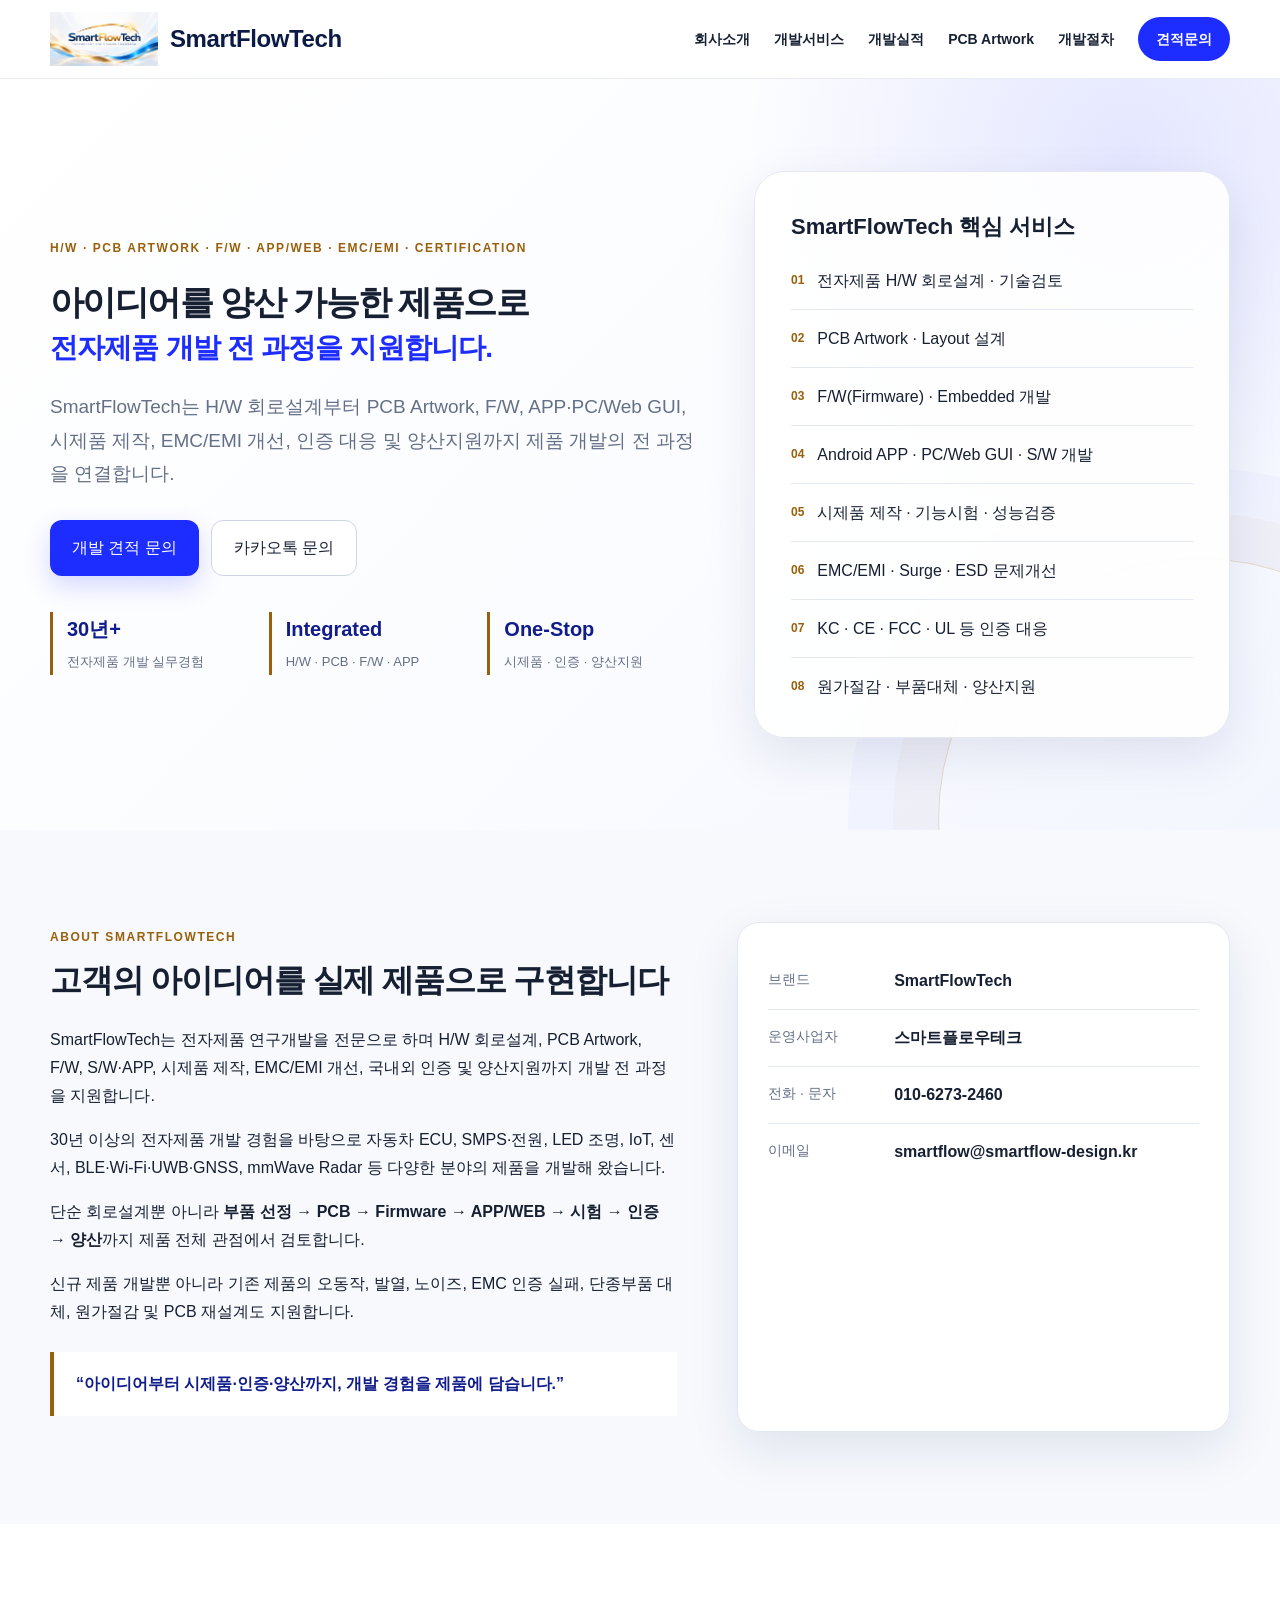
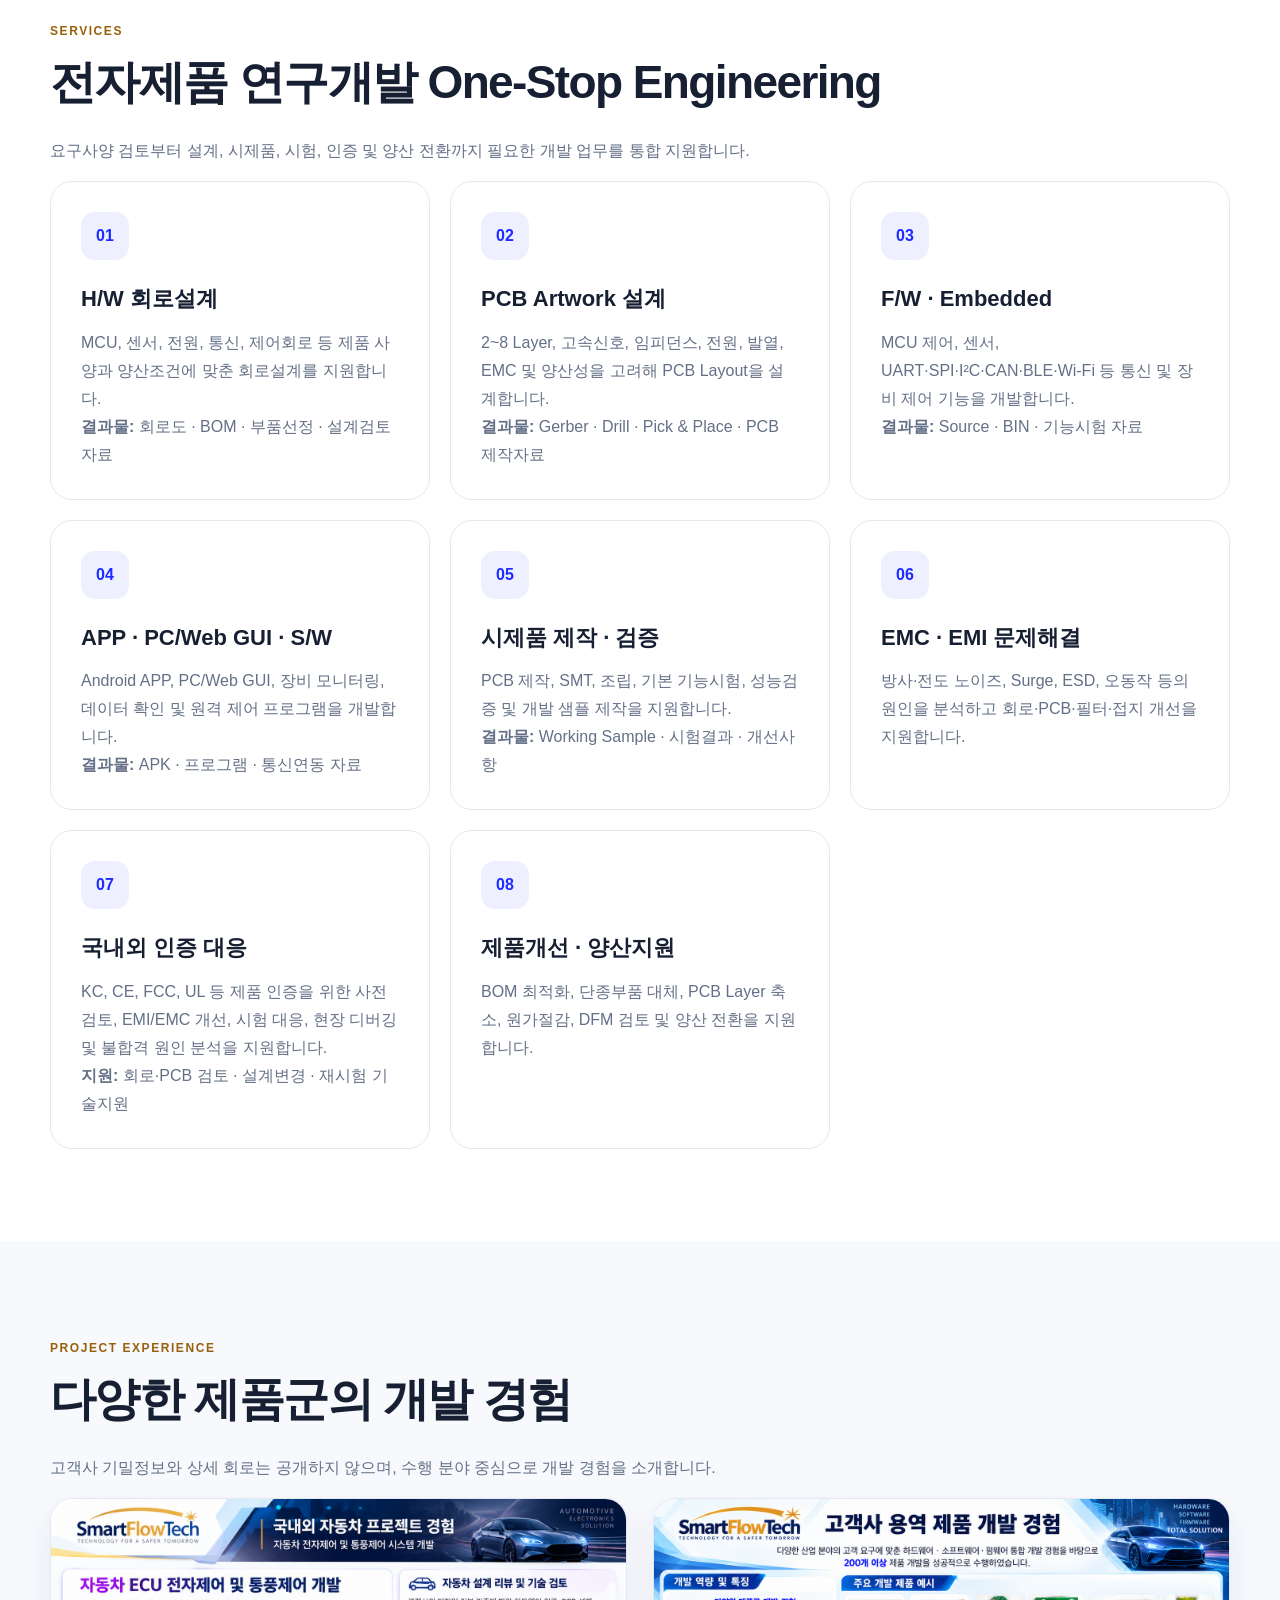
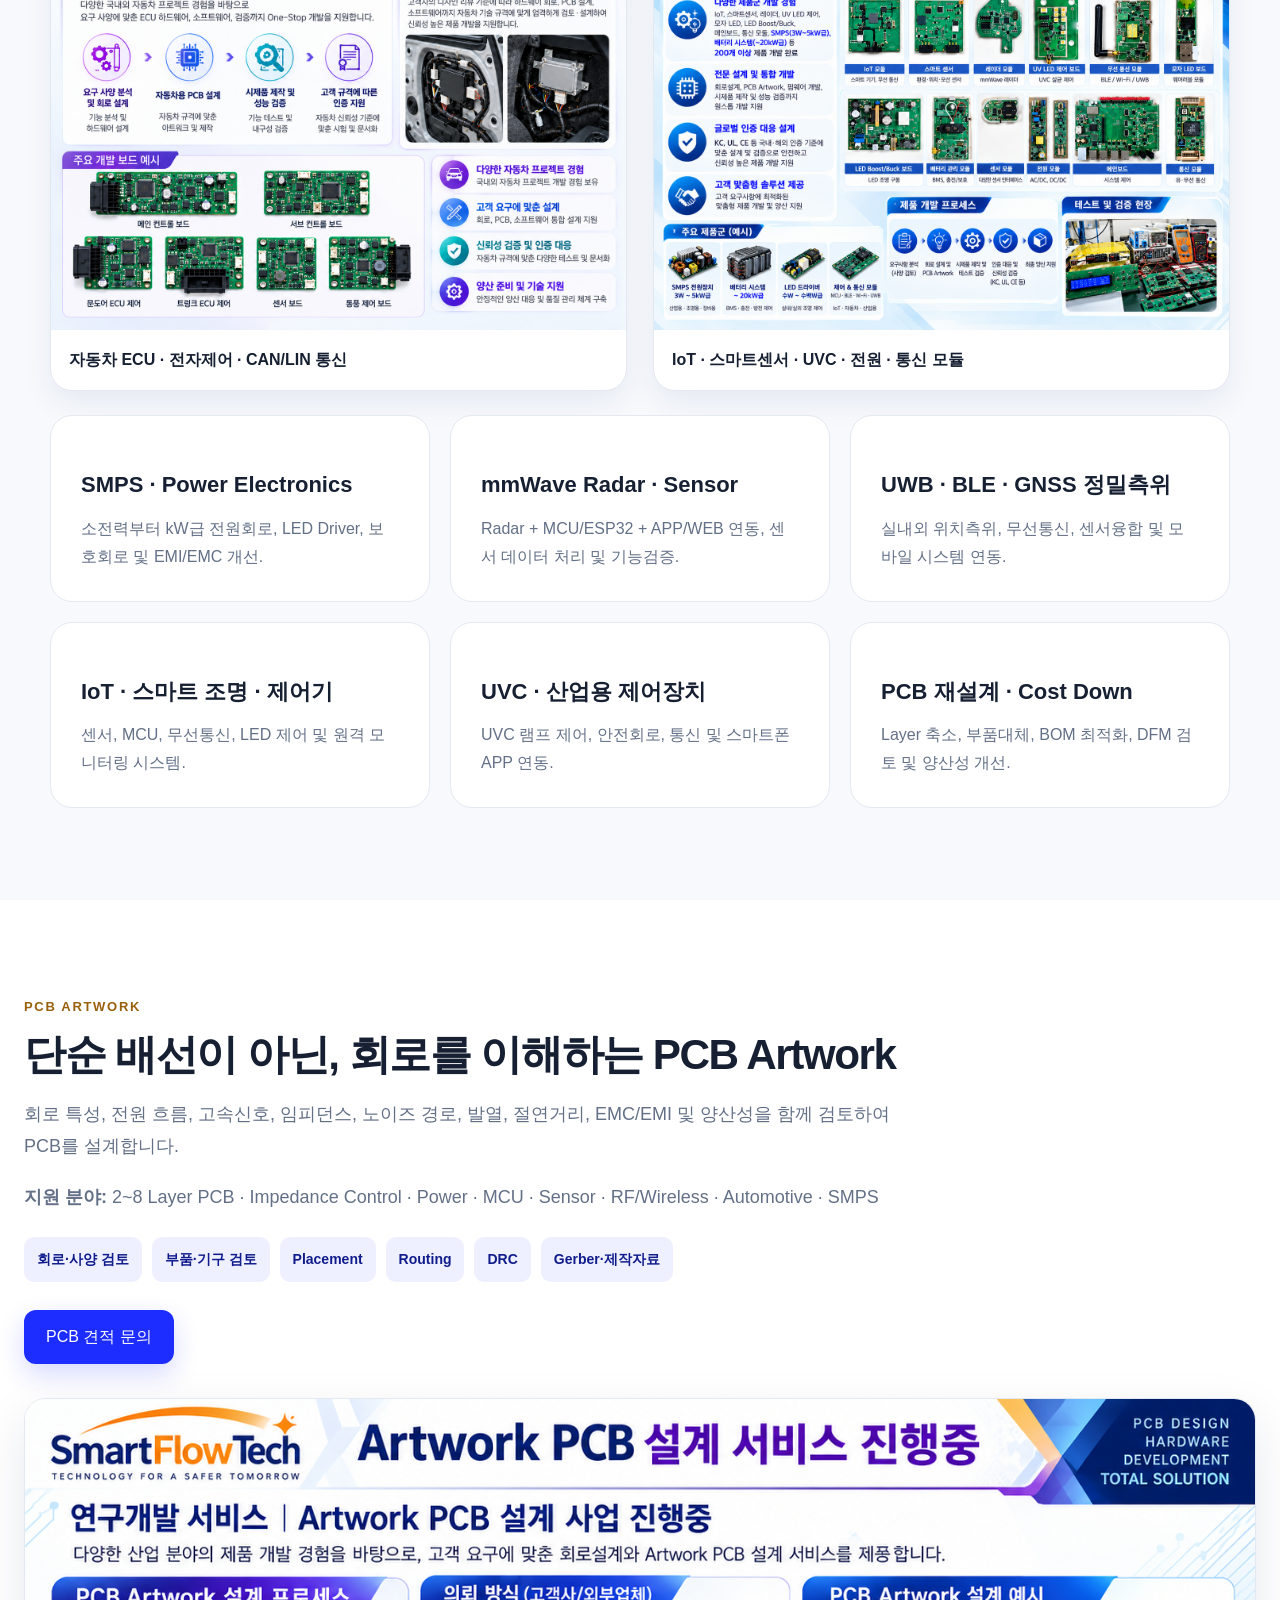
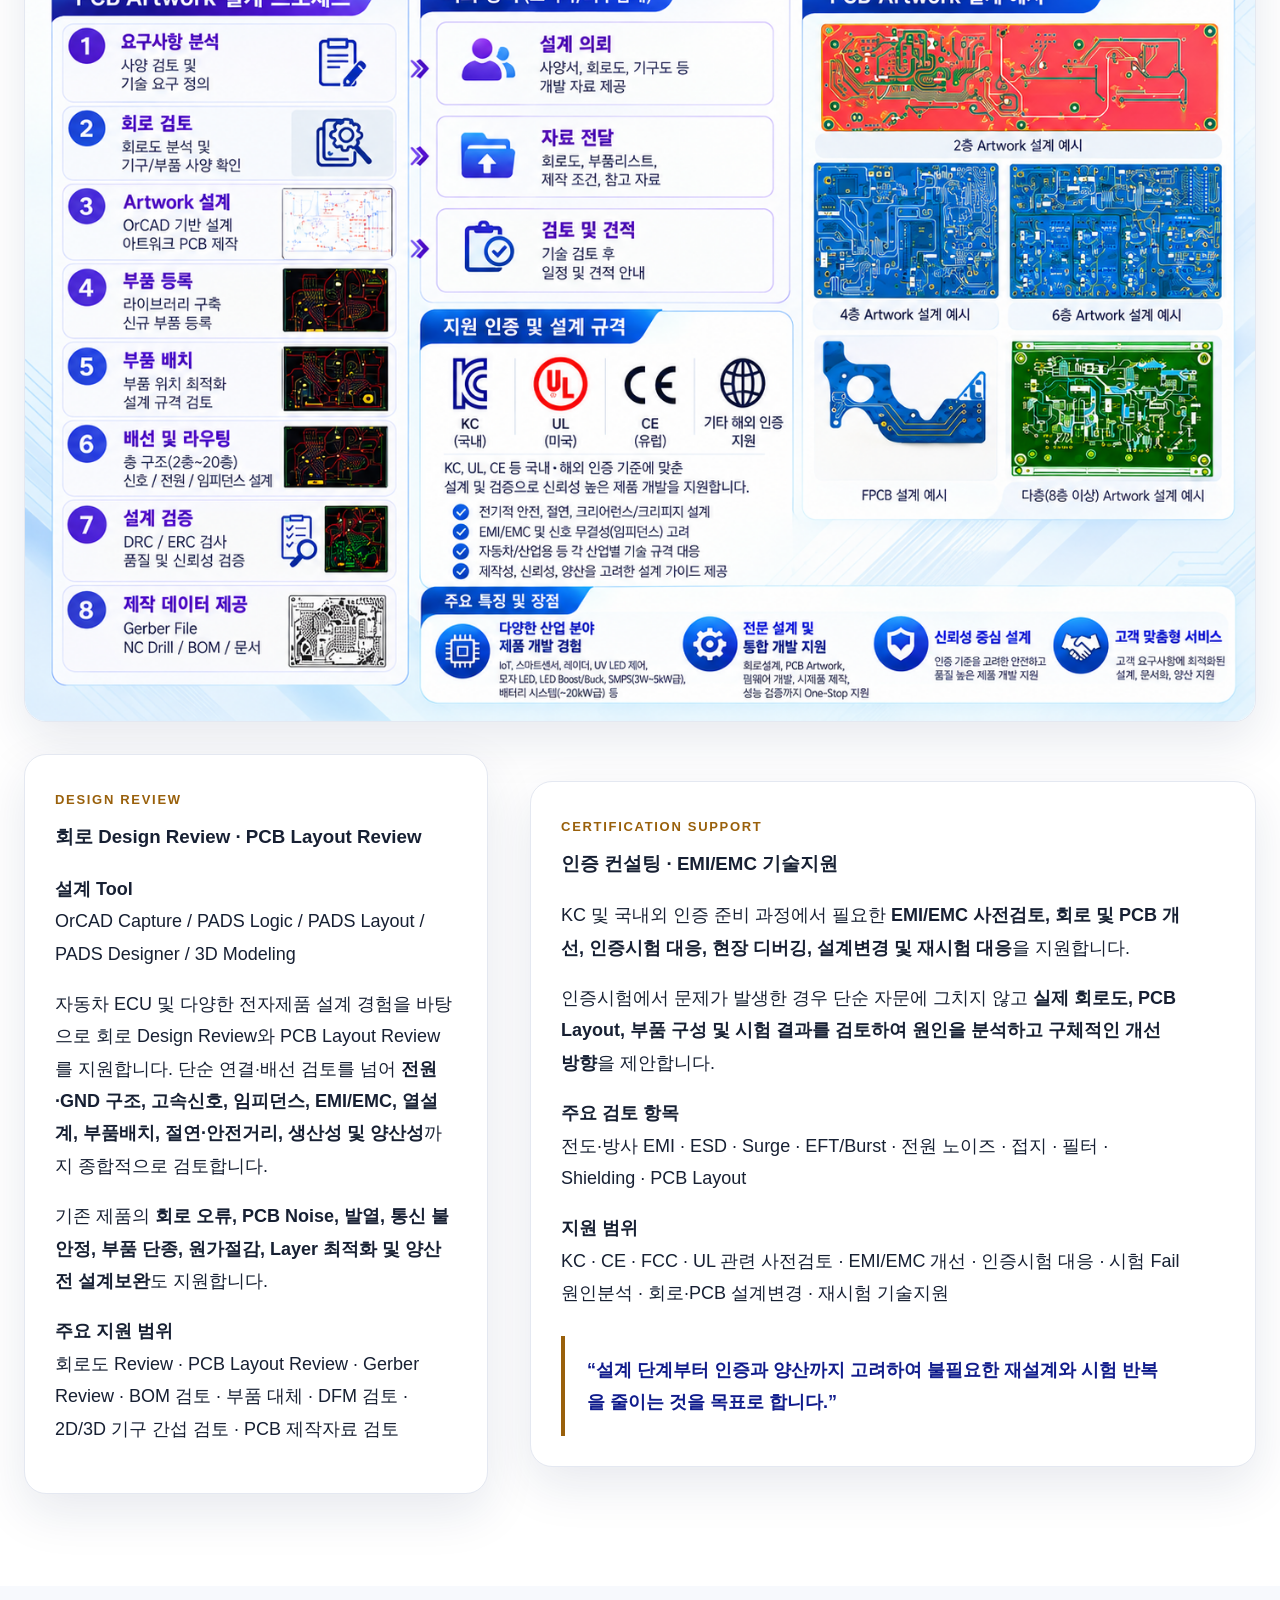
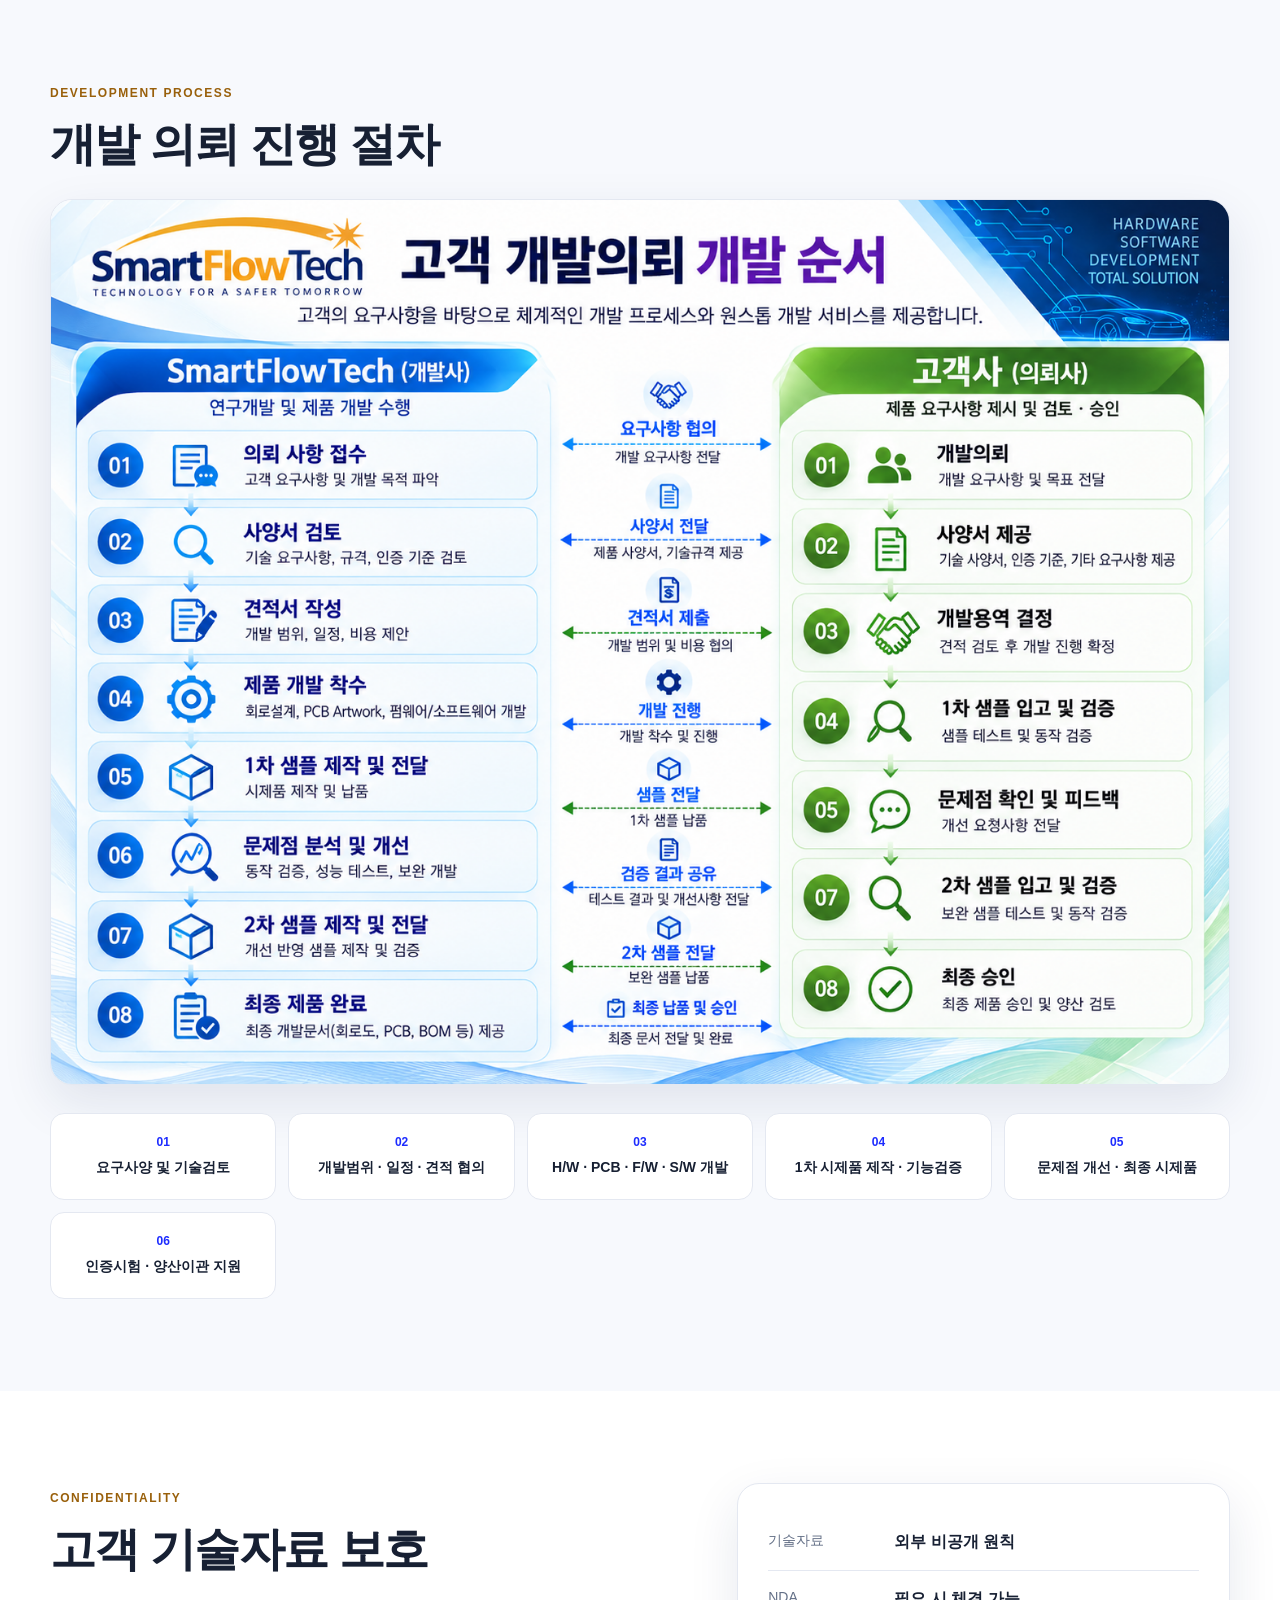
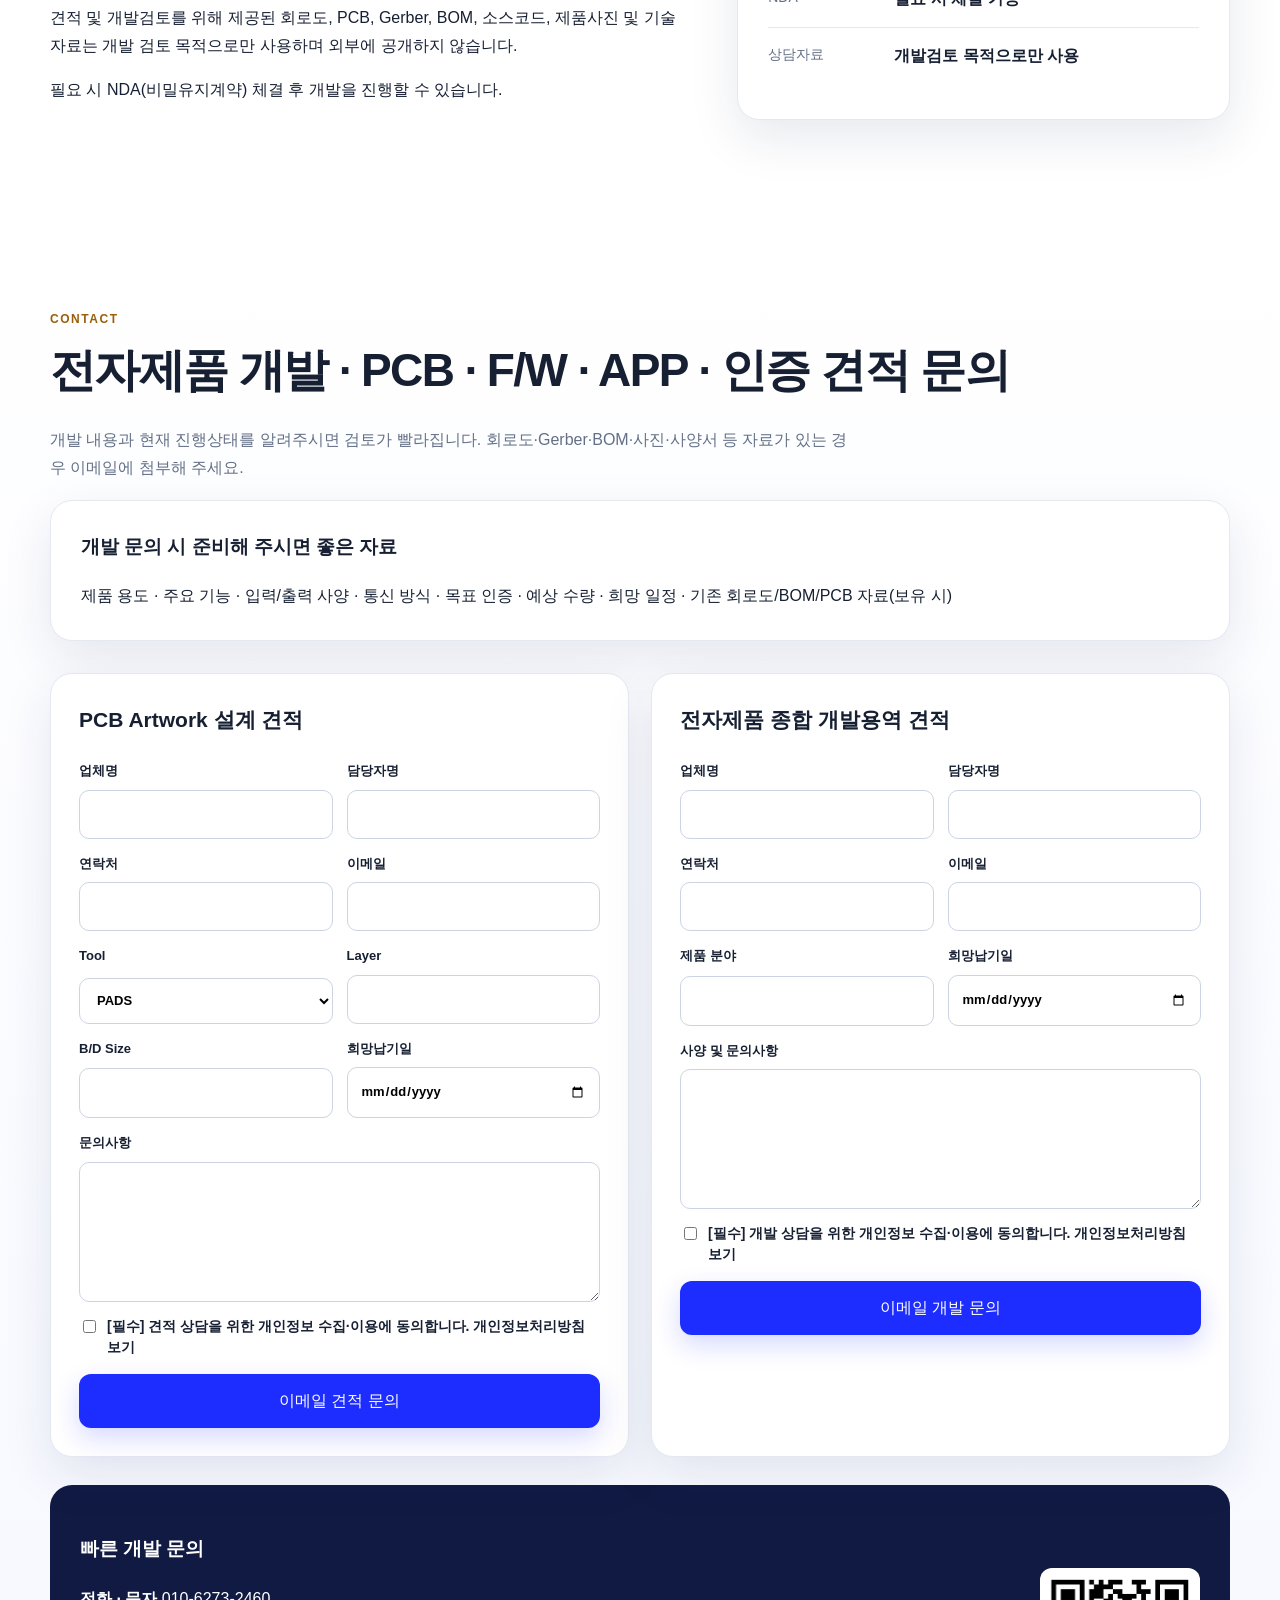
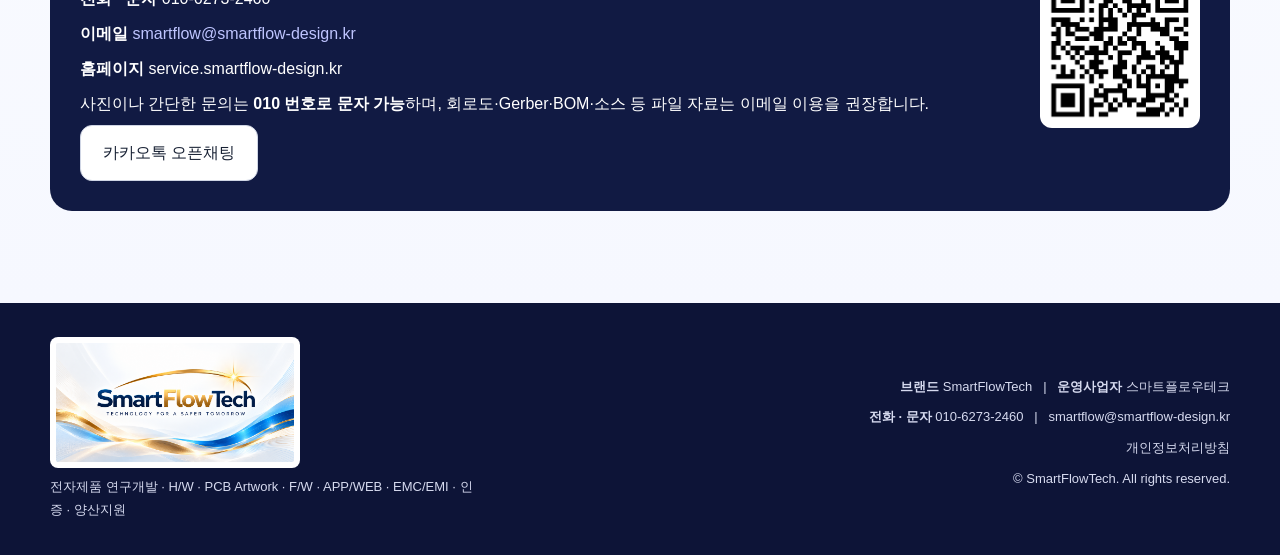
<file: index.html>
<!doctype html>
<!-- SmartFlowTech Service V2.6 -->
<html lang="ko">
<head>
  <meta charset="utf-8" />
  <meta name="viewport" content="width=device-width, initial-scale=1" />
  <title>SmartFlowTech | 전자제품 개발 · PCB Artwork · F/W · APP · EMC/EMI</title>
  <meta name="description" content="SmartFlowTech는 H/W 회로설계, PCB Artwork, F/W, APP·PC/Web GUI, 시제품 제작, EMC/EMI 개선, KC·CE·FCC 등 인증 대응과 양산지원을 제공하는 전자제품 개발 전문 서비스입니다." />
  <meta name="robots" content="index, follow, max-image-preview:large" />
  <meta property="og:title" content="SmartFlowTech | 전자제품 개발 · PCB Artwork · F/W · APP · EMC/EMI" />
  <meta property="og:description" content="H/W 회로설계부터 PCB Artwork, F/W, APP·Web GUI, 시제품, EMC/EMI 개선, 인증 대응 및 양산지원까지 전자제품 개발 전 과정을 지원합니다." />
  <meta property="og:type" content="website" />
  <meta property="og:url" content="https://service.smartflow-design.kr/" />
  <meta property="og:image" content="https://service.smartflow-design.kr/assets/New-logo-1.png" />
  <link rel="canonical" href="https://service.smartflow-design.kr/" />
  <link rel="icon" href="assets/New-logo-1.png" />
  <link rel="stylesheet" href="styles.css" />
</head>
<body>
<header class="site-header">
  <div class="container nav-wrap">
    <a class="brand" href="#home" aria-label="SmartFlowTech 홈" style="display:flex;align-items:center;gap:12px;text-decoration:none;white-space:nowrap;"><img src="assets/New-logo-1.png" alt="SmartFlowTech 로고" style="height:54px;width:auto;object-fit:contain;" /><span style="font-size:24px;font-weight:800;letter-spacing:-0.4px;color:#0b1b46;line-height:1;">SmartFlowTech</span></a>
    <button class="nav-toggle" aria-label="메뉴 열기" aria-expanded="false">☰</button>
    <nav class="nav" aria-label="주요 메뉴">
      <a href="#about">회사소개</a>
      <a href="#services">개발서비스</a>
      <a href="#portfolio">개발실적</a>
      <a href="#artwork">PCB Artwork</a>
      <a href="#process">개발절차</a>
      <a class="nav-cta" href="#contact">견적문의</a>
    </nav>
  </div>
</header>

<main>
<section id="home" class="hero section-pad">
  <div class="container hero-grid">
    <div class="hero-copy">
      <span class="eyebrow">H/W · PCB ARTWORK · F/W · APP/WEB · EMC/EMI · CERTIFICATION</span>
      <h1>아이디어를 양산 가능한 제품으로<br><strong>전자제품 개발 전 과정을 지원합니다.</strong></h1>
      <p class="lead">SmartFlowTech는 H/W 회로설계부터 PCB Artwork, F/W, APP·PC/Web GUI, 시제품 제작, EMC/EMI 개선, 인증 대응 및 양산지원까지 제품 개발의 전 과정을 연결합니다.</p>
      <div class="hero-actions">
        <a class="btn primary" href="#contact">개발 견적 문의</a>
        <a class="btn secondary" href="https://open.kakao.com/o/svFEbgXe" target="_blank" rel="noopener">카카오톡 문의</a>
      </div>
      <div class="trust-row">
        <div><b>30년+</b><span>전자제품 개발 실무경험</span></div>
        <div><b>Integrated</b><span>H/W · PCB · F/W · APP</span></div>
        <div><b>One-Stop</b><span>시제품 · 인증 · 양산지원</span></div>
      </div>
    </div>

    <div class="hero-panel">
      <div class="hero-card">
        <h2>SmartFlowTech 핵심 서비스</h2>
        <ul>
          <li><span>01</span> 전자제품 H/W 회로설계 · 기술검토</li>
          <li><span>02</span> PCB Artwork · Layout 설계</li>
          <li><span>03</span> F/W(Firmware) · Embedded 개발</li>
          <li><span>04</span> Android APP · PC/Web GUI · S/W 개발</li>
          <li><span>05</span> 시제품 제작 · 기능시험 · 성능검증</li>
          <li><span>06</span> EMC/EMI · Surge · ESD 문제개선</li>
          <li><span>07</span> KC · CE · FCC · UL 등 인증 대응</li>
          <li><span>08</span> 원가절감 · 부품대체 · 양산지원</li>
        </ul>
      </div>
    </div>
  </div>
</section>

<section id="about" class="section-pad light-section">
  <div class="container two-col">
    <div>
      <span class="section-kicker">ABOUT SMARTFLOWTECH</span>
      <h2 class="section-title">고객의 아이디어를 실제 제품으로 구현합니다</h2>
      <p>SmartFlowTech는 전자제품 연구개발을 전문으로 하며 H/W 회로설계, PCB Artwork, F/W, S/W·APP, 시제품 제작, EMC/EMI 개선, 국내외 인증 및 양산지원까지 개발 전 과정을 지원합니다.</p>
      <p>30년 이상의 전자제품 개발 경험을 바탕으로 자동차 ECU, SMPS·전원, LED 조명, IoT, 센서, BLE·Wi-Fi·UWB·GNSS, mmWave Radar 등 다양한 분야의 제품을 개발해 왔습니다.</p>
      <p>단순 회로설계뿐 아니라 <b>부품 선정 → PCB → Firmware → APP/WEB → 시험 → 인증 → 양산</b>까지 제품 전체 관점에서 검토합니다.</p>
      <p>신규 제품 개발뿐 아니라 기존 제품의 오동작, 발열, 노이즈, EMC 인증 실패, 단종부품 대체, 원가절감 및 PCB 재설계도 지원합니다.</p>
      <p class="quote">“아이디어부터 시제품·인증·양산까지, 개발 경험을 제품에 담습니다.”</p>
    </div>

    <div class="info-card">
      <dl>
        <div><dt>브랜드</dt><dd>SmartFlowTech</dd></div>
        <div><dt>운영사업자</dt><dd>스마트플로우테크</dd></div>
        <div><dt>전화 · 문자</dt><dd>010-6273-2460</dd></div>
        <div><dt>이메일</dt><dd>smartflow@smartflow-design.kr</dd></div>
      </dl>
    </div>
  </div>
</section>

<section id="services" class="section-pad">
  <div class="container">
    <span class="section-kicker">SERVICES</span>
    <h2 class="section-title">전자제품 연구개발 One-Stop Engineering</h2>
    <p class="contact-intro">요구사양 검토부터 설계, 시제품, 시험, 인증 및 양산 전환까지 필요한 개발 업무를 통합 지원합니다.</p>

    <div class="cards three">
      <article class="service-card">
        <div class="icon-badge">01</div>
        <h3>H/W 회로설계</h3>
        <p>MCU, 센서, 전원, 통신, 제어회로 등 제품 사양과 양산조건에 맞춘 회로설계를 지원합니다.</p>
        <p><b>결과물:</b> 회로도 · BOM · 부품선정 · 설계검토 자료</p>
      </article>

      <article class="service-card">
        <div class="icon-badge">02</div>
        <h3>PCB Artwork 설계</h3>
        <p>2~8 Layer, 고속신호, 임피던스, 전원, 발열, EMC 및 양산성을 고려해 PCB Layout을 설계합니다.</p>
        <p><b>결과물:</b> Gerber · Drill · Pick & Place · PCB 제작자료</p>
      </article>

      <article class="service-card">
        <div class="icon-badge">03</div>
        <h3>F/W · Embedded</h3>
        <p>MCU 제어, 센서, UART·SPI·I²C·CAN·BLE·Wi-Fi 등 통신 및 장비 제어 기능을 개발합니다.</p>
        <p><b>결과물:</b> Source · BIN · 기능시험 자료</p>
      </article>

      <article class="service-card">
        <div class="icon-badge">04</div>
        <h3>APP · PC/Web GUI · S/W</h3>
        <p>Android APP, PC/Web GUI, 장비 모니터링, 데이터 확인 및 원격 제어 프로그램을 개발합니다.</p>
        <p><b>결과물:</b> APK · 프로그램 · 통신연동 자료</p>
      </article>

      <article class="service-card">
        <div class="icon-badge">05</div>
        <h3>시제품 제작 · 검증</h3>
        <p>PCB 제작, SMT, 조립, 기본 기능시험, 성능검증 및 개발 샘플 제작을 지원합니다.</p>
        <p><b>결과물:</b> Working Sample · 시험결과 · 개선사항</p>
      </article>

      <article class="service-card">
        <div class="icon-badge">06</div>
        <h3>EMC · EMI 문제해결</h3>
        <p>방사·전도 노이즈, Surge, ESD, 오동작 등의 원인을 분석하고 회로·PCB·필터·접지 개선을 지원합니다.</p>
      </article>

      <article class="service-card">
        <div class="icon-badge">07</div>
        <h3>국내외 인증 대응</h3>
        <p>KC, CE, FCC, UL 등 제품 인증을 위한 사전검토, EMI/EMC 개선, 시험 대응, 현장 디버깅 및 불합격 원인 분석을 지원합니다.</p>
        <p><b>지원:</b> 회로·PCB 검토 · 설계변경 · 재시험 기술지원</p>
      </article>

      <article class="service-card">
        <div class="icon-badge">08</div>
        <h3>제품개선 · 양산지원</h3>
        <p>BOM 최적화, 단종부품 대체, PCB Layer 축소, 원가절감, DFM 검토 및 양산 전환을 지원합니다.</p>
      </article>
    </div>
  </div>
</section>

<section id="portfolio" class="section-pad light-section">
  <div class="container">
    <span class="section-kicker">PROJECT EXPERIENCE</span>
    <h2 class="section-title">다양한 제품군의 개발 경험</h2>
    <p class="contact-intro">고객사 기밀정보와 상세 회로는 공개하지 않으며, 수행 분야 중심으로 개발 경험을 소개합니다.</p>

    <div class="showcase-grid">
      <figure class="showcase">
        <div class="slide-media"><img src="assets/project-automotive-3.png" alt="자동차 ECU 및 전자제어 개발 경험" loading="lazy" /></div>
        <figcaption>자동차 ECU · 전자제어 · CAN/LIN 통신</figcaption>
      </figure>
      <figure class="showcase">
        <div class="slide-media"><img src="assets/project-portfolio-1.png" alt="전자제품 개발 포트폴리오" loading="lazy" /></div>
        <figcaption>IoT · 스마트센서 · UVC · 전원 · 통신 모듈</figcaption>
      </figure>
    </div>

    <div class="cards three" style="margin-top:24px;">
      <article class="service-card"><h3>SMPS · Power Electronics</h3><p>소전력부터 kW급 전원회로, LED Driver, 보호회로 및 EMI/EMC 개선.</p></article>
      <article class="service-card"><h3>mmWave Radar · Sensor</h3><p>Radar + MCU/ESP32 + APP/WEB 연동, 센서 데이터 처리 및 기능검증.</p></article>
      <article class="service-card"><h3>UWB · BLE · GNSS 정밀측위</h3><p>실내외 위치측위, 무선통신, 센서융합 및 모바일 시스템 연동.</p></article>
      <article class="service-card"><h3>IoT · 스마트 조명 · 제어기</h3><p>센서, MCU, 무선통신, LED 제어 및 원격 모니터링 시스템.</p></article>
      <article class="service-card"><h3>UVC · 산업용 제어장치</h3><p>UVC 램프 제어, 안전회로, 통신 및 스마트폰 APP 연동.</p></article>
      <article class="service-card"><h3>PCB 재설계 · Cost Down</h3><p>Layer 축소, 부품대체, BOM 최적화, DFM 검토 및 양산성 개선.</p></article>
    </div>
  </div>
</section>

<section id="artwork" class="section-pad">
  <div class="container artwork-section">
    <div class="artwork-intro">
      <span class="section-kicker">PCB ARTWORK</span>
      <h2 class="section-title">단순 배선이 아닌, 회로를 이해하는 PCB Artwork</h2>
      <p>회로 특성, 전원 흐름, 고속신호, 임피던스, 노이즈 경로, 발열, 절연거리, EMC/EMI 및 양산성을 함께 검토하여 PCB를 설계합니다.</p>
      <p><b>지원 분야:</b> 2~8 Layer PCB · Impedance Control · Power · MCU · Sensor · RF/Wireless · Automotive · SMPS</p>
      <div class="mini-steps">
        <span>회로·사양 검토</span>
        <span>부품·기구 검토</span>
        <span>Placement</span>
        <span>Routing</span>
        <span>DRC</span>
        <span>Gerber·제작자료</span>
      </div>
      <a class="btn primary" href="#pcb-quote">PCB 견적 문의</a>
    </div>

    <figure class="artwork-hero-image">
      <div class="slide-media"><img src="assets/pcb-artwork-1.png" alt="PCB Artwork 설계 서비스" loading="lazy" /></div>
    </figure>
  </div>

  <div class="container two-col" style="margin-top:32px;">
    <div class="info-card">
      <span class="section-kicker">DESIGN REVIEW</span>
      <h3 style="margin-top:8px;">회로 Design Review · PCB Layout Review</h3>
      <p><b>설계 Tool</b><br>OrCAD Capture / PADS Logic / PADS Layout / PADS Designer / 3D Modeling</p>
      <p>자동차 ECU 및 다양한 전자제품 설계 경험을 바탕으로 회로 Design Review와 PCB Layout Review를 지원합니다. 단순 연결·배선 검토를 넘어 <b>전원·GND 구조, 고속신호, 임피던스, EMI/EMC, 열설계, 부품배치, 절연·안전거리, 생산성 및 양산성</b>까지 종합적으로 검토합니다.</p>
      <p>기존 제품의 <b>회로 오류, PCB Noise, 발열, 통신 불안정, 부품 단종, 원가절감, Layer 최적화 및 양산 전 설계보완</b>도 지원합니다.</p>
      <p><b>주요 지원 범위</b><br>회로도 Review · PCB Layout Review · Gerber Review · BOM 검토 · 부품 대체 · DFM 검토 · 2D/3D 기구 간섭 검토 · PCB 제작자료 검토</p>
    </div>

    <div class="info-card">
      <span class="section-kicker">CERTIFICATION SUPPORT</span>
      <h3 style="margin-top:8px;">인증 컨설팅 · EMI/EMC 기술지원</h3>
      <p>KC 및 국내외 인증 준비 과정에서 필요한 <b>EMI/EMC 사전검토, 회로 및 PCB 개선, 인증시험 대응, 현장 디버깅, 설계변경 및 재시험 대응</b>을 지원합니다.</p>
      <p>인증시험에서 문제가 발생한 경우 단순 자문에 그치지 않고 <b>실제 회로도, PCB Layout, 부품 구성 및 시험 결과를 검토하여 원인을 분석하고 구체적인 개선 방향</b>을 제안합니다.</p>
      <p><b>주요 검토 항목</b><br>전도·방사 EMI · ESD · Surge · EFT/Burst · 전원 노이즈 · 접지 · 필터 · Shielding · PCB Layout</p>
      <p><b>지원 범위</b><br>KC · CE · FCC · UL 관련 사전검토 · EMI/EMC 개선 · 인증시험 대응 · 시험 Fail 원인분석 · 회로·PCB 설계변경 · 재시험 기술지원</p>
      <p class="quote" style="margin-bottom:0;">“설계 단계부터 인증과 양산까지 고려하여 불필요한 재설계와 시험 반복을 줄이는 것을 목표로 합니다.”</p>
    </div>
  </div>
</section>

<section id="process" class="section-pad light-section">
  <div class="container">
    <span class="section-kicker">DEVELOPMENT PROCESS</span>
    <h2 class="section-title">개발 의뢰 진행 절차</h2>
    <figure class="process-image"><div class="slide-media"><img src="assets/development-process-1.png" alt="SmartFlowTech 고객 개발의뢰 진행 절차" loading="lazy" /></div></figure>
    <div class="process-cards">
      <div><b>01</b><span>요구사양 및 기술검토</span></div>
      <div><b>02</b><span>개발범위 · 일정 · 견적 협의</span></div>
      <div><b>03</b><span>H/W · PCB · F/W · S/W 개발</span></div>
      <div><b>04</b><span>1차 시제품 제작 · 기능검증</span></div>
      <div><b>05</b><span>문제점 개선 · 최종 시제품</span></div>
      <div><b>06</b><span>인증시험 · 양산이관 지원</span></div>
    </div>
  </div>
</section>

<section id="security" class="section-pad">
  <div class="container two-col">
    <div>
      <span class="section-kicker">CONFIDENTIALITY</span>
      <h2 class="section-title">고객 기술자료 보호</h2>
      <p>견적 및 개발검토를 위해 제공된 회로도, PCB, Gerber, BOM, 소스코드, 제품사진 및 기술자료는 개발 검토 목적으로만 사용하며 외부에 공개하지 않습니다.</p>
      <p>필요 시 NDA(비밀유지계약) 체결 후 개발을 진행할 수 있습니다.</p>
    </div>
    <div class="info-card">
      <dl>
        <div><dt>기술자료</dt><dd>외부 비공개 원칙</dd></div>
        <div><dt>NDA</dt><dd>필요 시 체결 가능</dd></div>
        <div><dt>상담자료</dt><dd>개발검토 목적으로만 사용</dd></div>
      </dl>
    </div>
  </div>
</section>

<section id="contact" class="section-pad contact-section">
  <div class="container">
    <span class="section-kicker">CONTACT</span>
    <h2 class="section-title">전자제품 개발 · PCB · F/W · APP · 인증 견적 문의</h2>
    <p class="contact-intro">개발 내용과 현재 진행상태를 알려주시면 검토가 빨라집니다. 회로도·Gerber·BOM·사진·사양서 등 자료가 있는 경우 이메일에 첨부해 주세요.</p>

    <div class="info-card" style="margin:18px 0 28px;">
      <h3 style="margin-top:0;">개발 문의 시 준비해 주시면 좋은 자료</h3>
      <p style="margin-bottom:0;">제품 용도 · 주요 기능 · 입력/출력 사양 · 통신 방식 · 목표 인증 · 예상 수량 · 희망 일정 · 기존 회로도/BOM/PCB 자료(보유 시)</p>
    </div>

    <div class="contact-grid">
      <form id="pcb-quote" class="quote-form" data-type="PCB Artwork 설계 견적 문의">
        <h3>PCB Artwork 설계 견적</h3>
        <div class="form-grid">
          <label>업체명<input name="company" type="text" /></label>
          <label>담당자명<input name="name" type="text" required /></label>
          <label>연락처<input name="phone" type="tel" /></label>
          <label>이메일<input name="email" type="email" required /></label>
          <label>Tool<select name="tool"><option>PADS</option><option>기타</option></select></label>
          <label>Layer<input name="layer" type="text" /></label>
          <label>B/D Size<input name="size" type="text" /></label>
          <label>희망납기일<input name="deadline" type="date" /></label>
        </div>
        <label>문의사항<textarea name="message" rows="5"></textarea></label>
        <label style="display:flex;gap:8px;align-items:flex-start;font-size:14px;line-height:1.5;">
          <input name="privacy_agree" type="checkbox" required style="width:auto;margin-top:4px;" />
          <span><b>[필수]</b> 견적 상담을 위한 개인정보 수집·이용에 동의합니다. <a href="privacy.html" target="_blank" rel="noopener">개인정보처리방침 보기</a></span>
        </label>
        <button class="btn primary" type="submit">이메일 견적 문의</button>
      </form>

      <form class="quote-form" data-type="전자제품 종합 개발용역 견적 문의">
        <h3>전자제품 종합 개발용역 견적</h3>
        <div class="form-grid">
          <label>업체명<input name="company" type="text" /></label>
          <label>담당자명<input name="name" type="text" required /></label>
          <label>연락처<input name="phone" type="tel" /></label>
          <label>이메일<input name="email" type="email" required /></label>
          <label>제품 분야<input name="category" type="text" /></label>
          <label>희망납기일<input name="deadline" type="date" /></label>
        </div>
        <label>사양 및 문의사항<textarea name="message" rows="5"></textarea></label>
        <label style="display:flex;gap:8px;align-items:flex-start;font-size:14px;line-height:1.5;">
          <input name="privacy_agree" type="checkbox" required style="width:auto;margin-top:4px;" />
          <span><b>[필수]</b> 개발 상담을 위한 개인정보 수집·이용에 동의합니다. <a href="privacy.html" target="_blank" rel="noopener">개인정보처리방침 보기</a></span>
        </label>
        <button class="btn primary" type="submit">이메일 개발 문의</button>
      </form>
    </div>

    <div class="direct-contact">
      <div>
        <h3>빠른 개발 문의</h3>
        <p><b>전화 · 문자</b> 010-6273-2460</p>
        <p><b>이메일</b> <a href="mailto:smartflow@smartflow-design.kr">smartflow@smartflow-design.kr</a></p>
        <p><b>홈페이지</b> service.smartflow-design.kr</p>
        <p>사진이나 간단한 문의는 <b>010 번호로 문자 가능</b>하며, 회로도·Gerber·BOM·소스 등 파일 자료는 이메일 이용을 권장합니다.</p>
        <a class="btn secondary" href="https://open.kakao.com/o/svFEbgXe" target="_blank" rel="noopener">카카오톡 오픈채팅</a>
      </div>
      <img src="assets/kakao-qr.png" alt="카카오톡 오픈채팅 QR 코드" />
    </div>
  </div>
</section>
</main>

<footer class="site-footer">
  <div class="container footer-wrap">
    <div>
      <img src="assets/New-logo-1.png" alt="SmartFlowTech" />
      <p>전자제품 연구개발 · H/W · PCB Artwork · F/W · APP/WEB · EMC/EMI · 인증 · 양산지원</p>
    </div>
    <div class="footer-meta">
      <p><b>브랜드</b> SmartFlowTech &nbsp; | &nbsp; <b>운영사업자</b> 스마트플로우테크</p>
      <p><b>전화 · 문자</b> 010-6273-2460 &nbsp; | &nbsp; smartflow@smartflow-design.kr</p>
      <p><a href="privacy.html" target="_blank" rel="noopener">개인정보처리방침</a></p>
      <p>© <span id="year"></span> SmartFlowTech. All rights reserved.</p>
    </div>
  </div>
</footer>

<script src="script.js"></script>
</body>
</html>
</file>
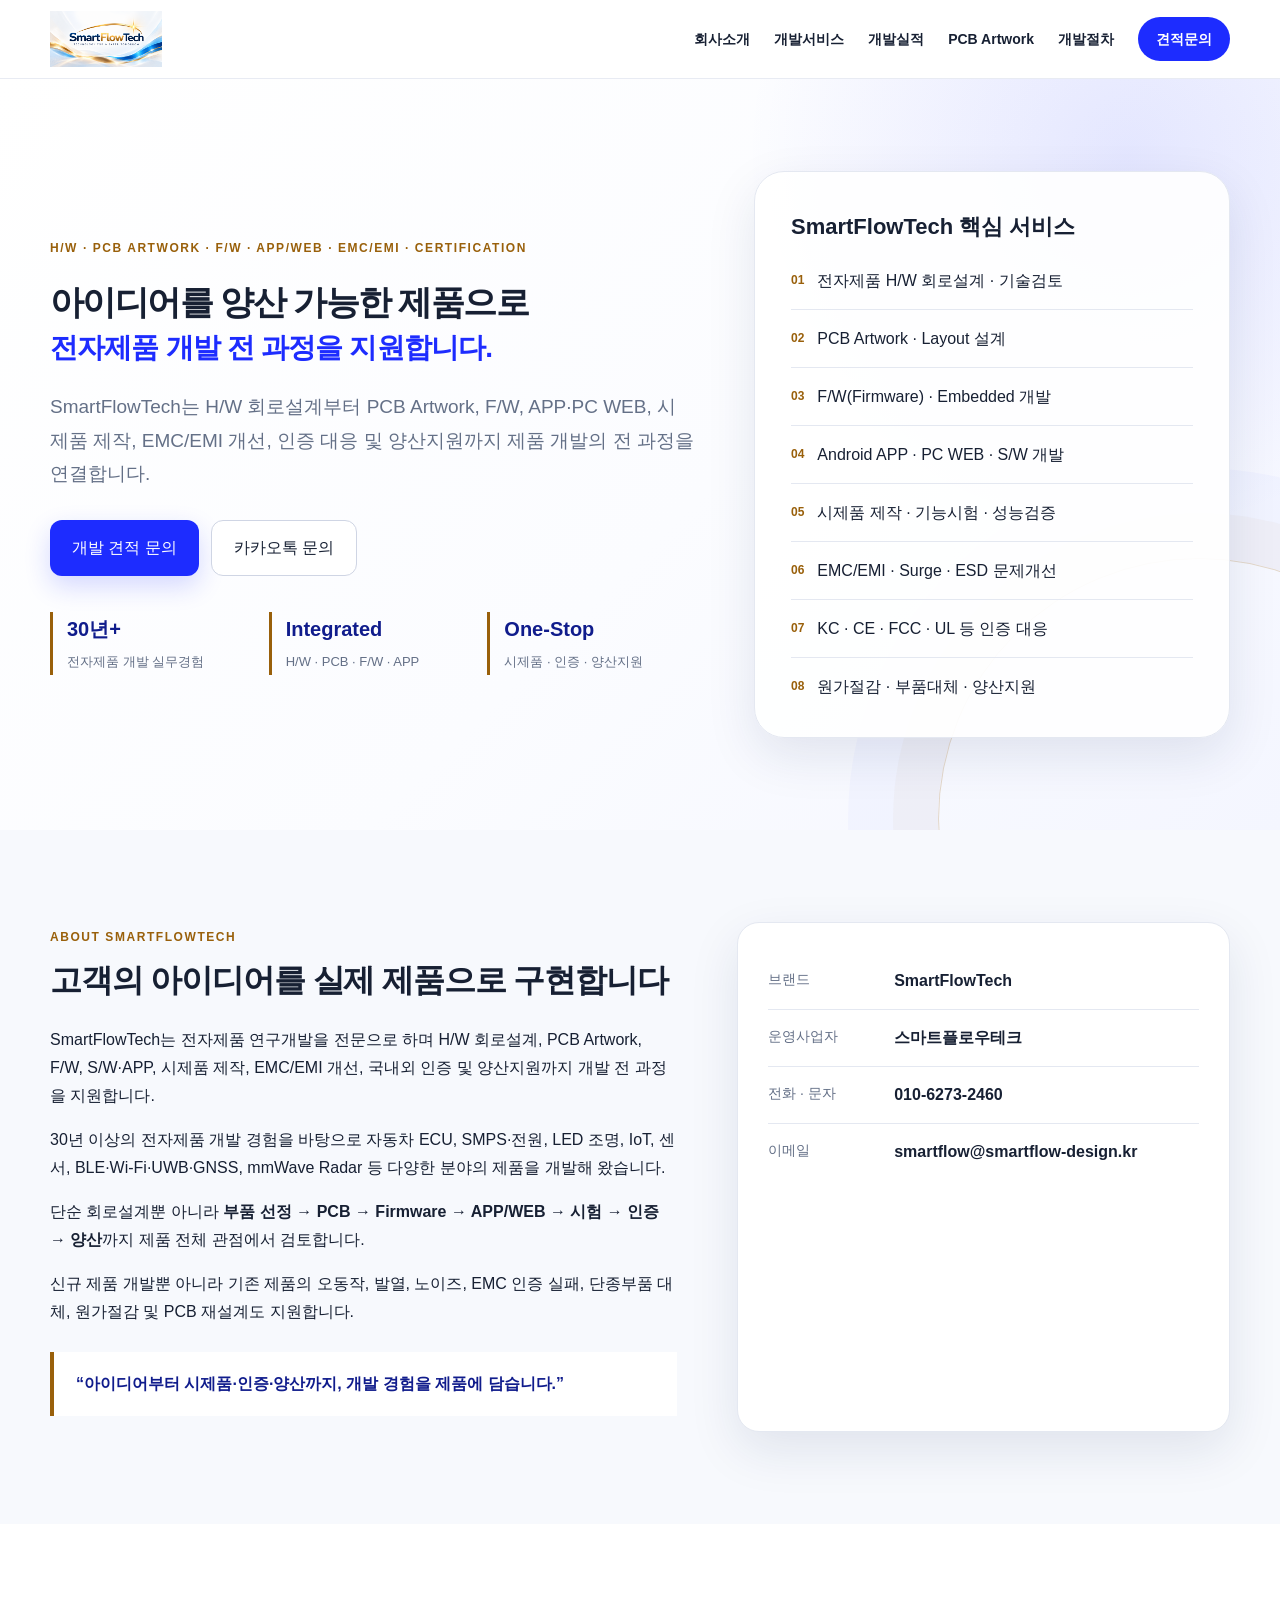
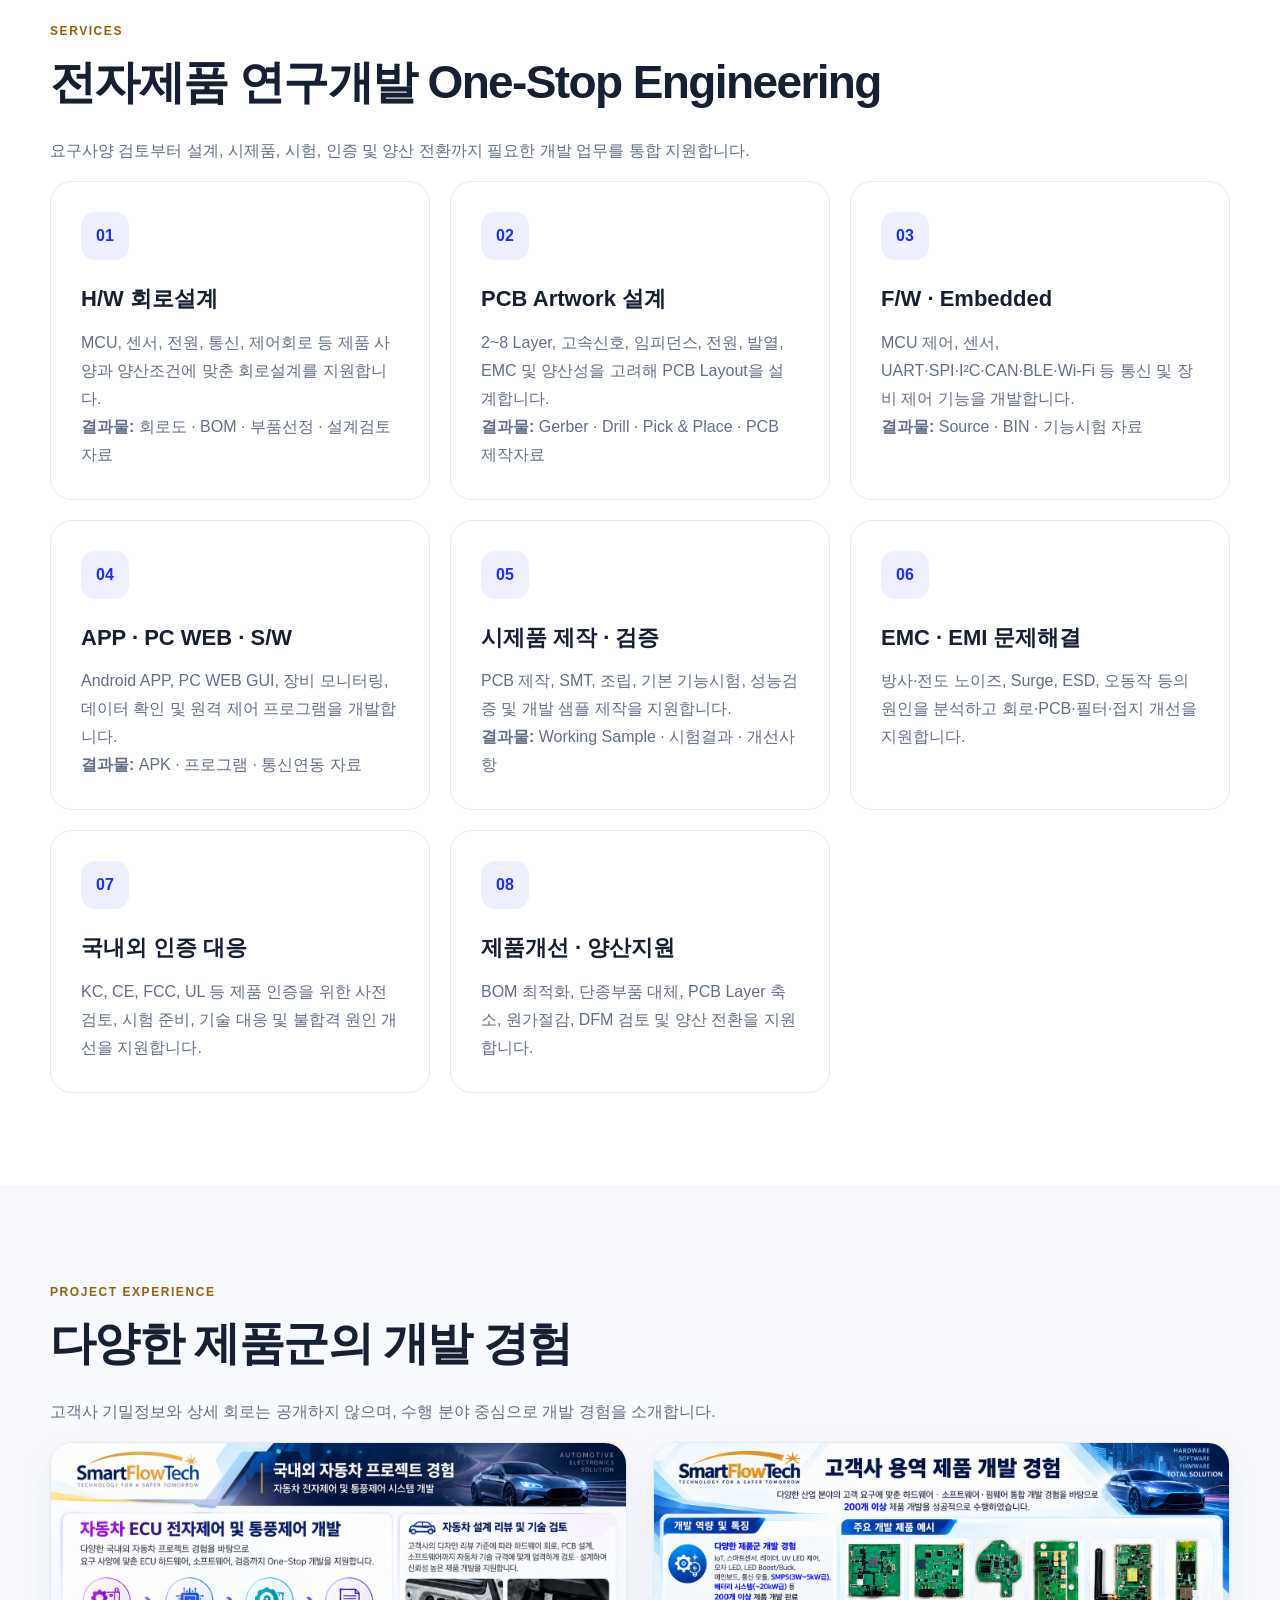
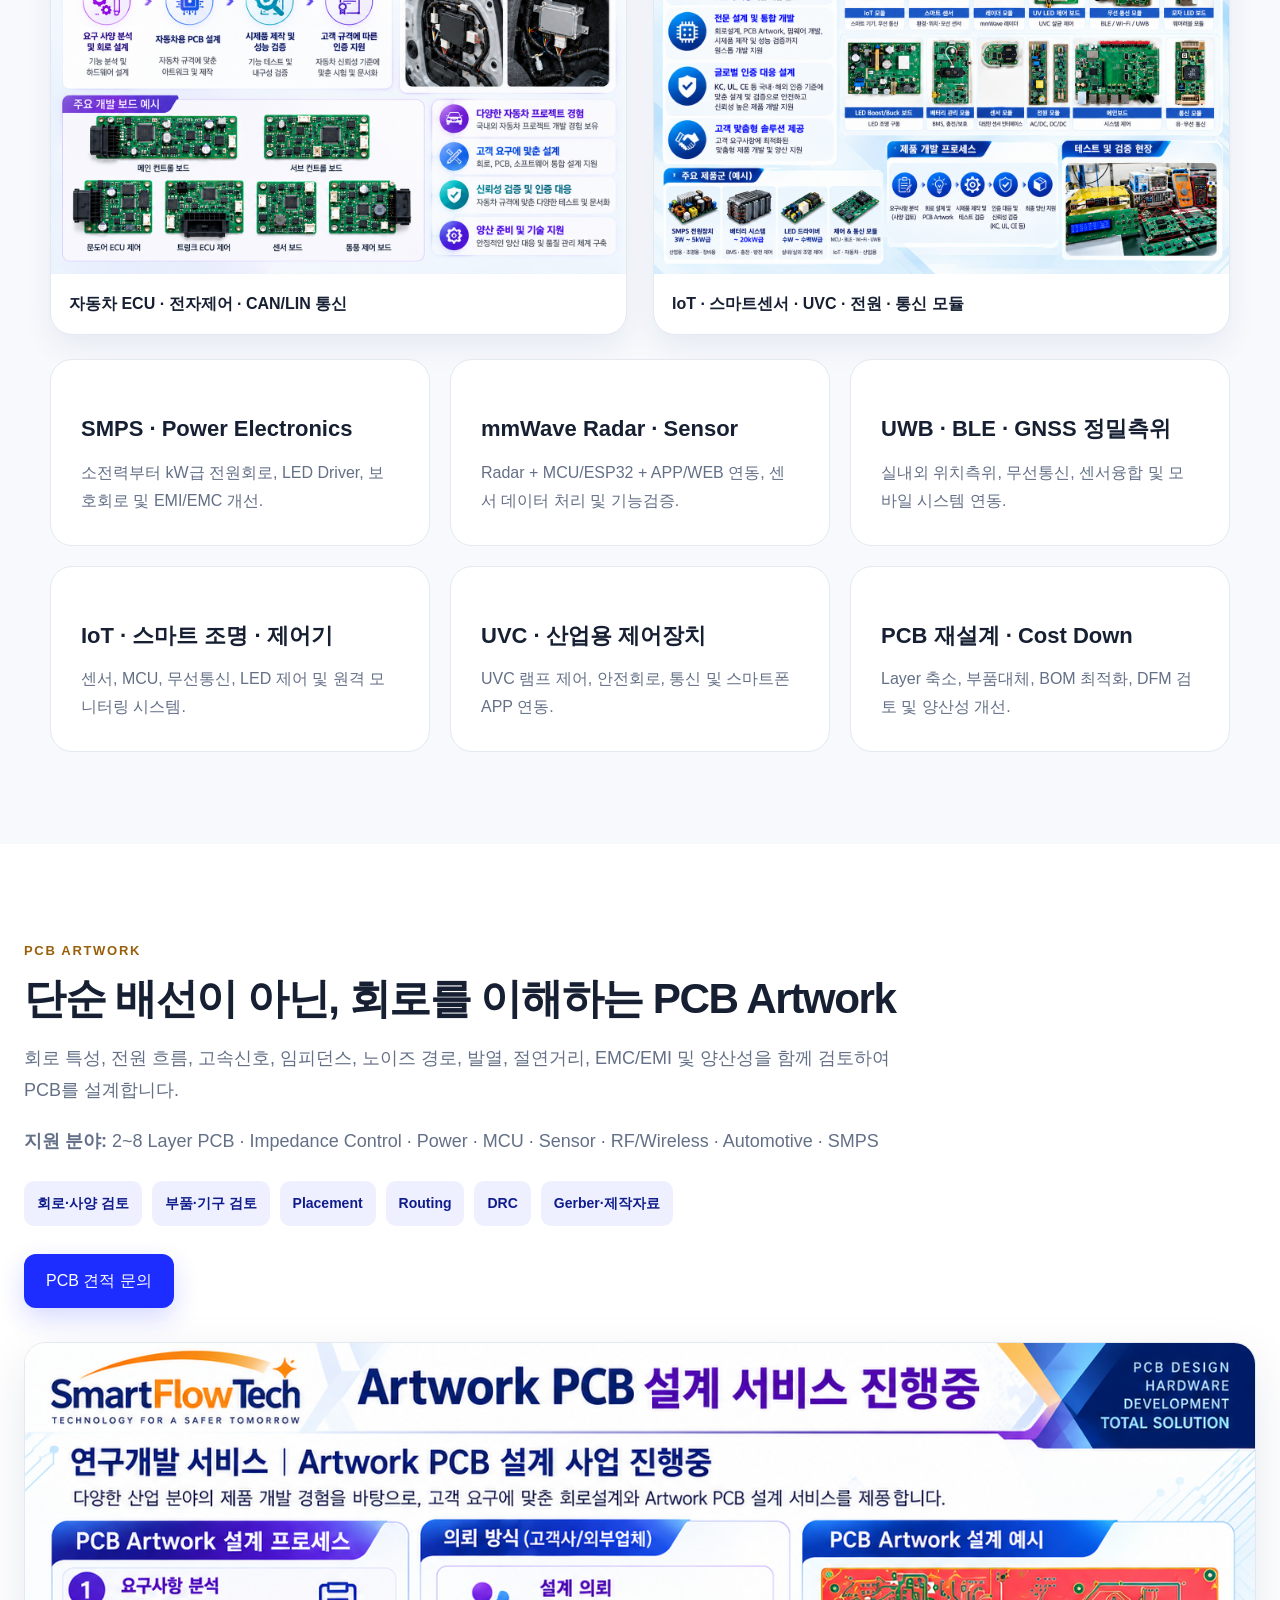
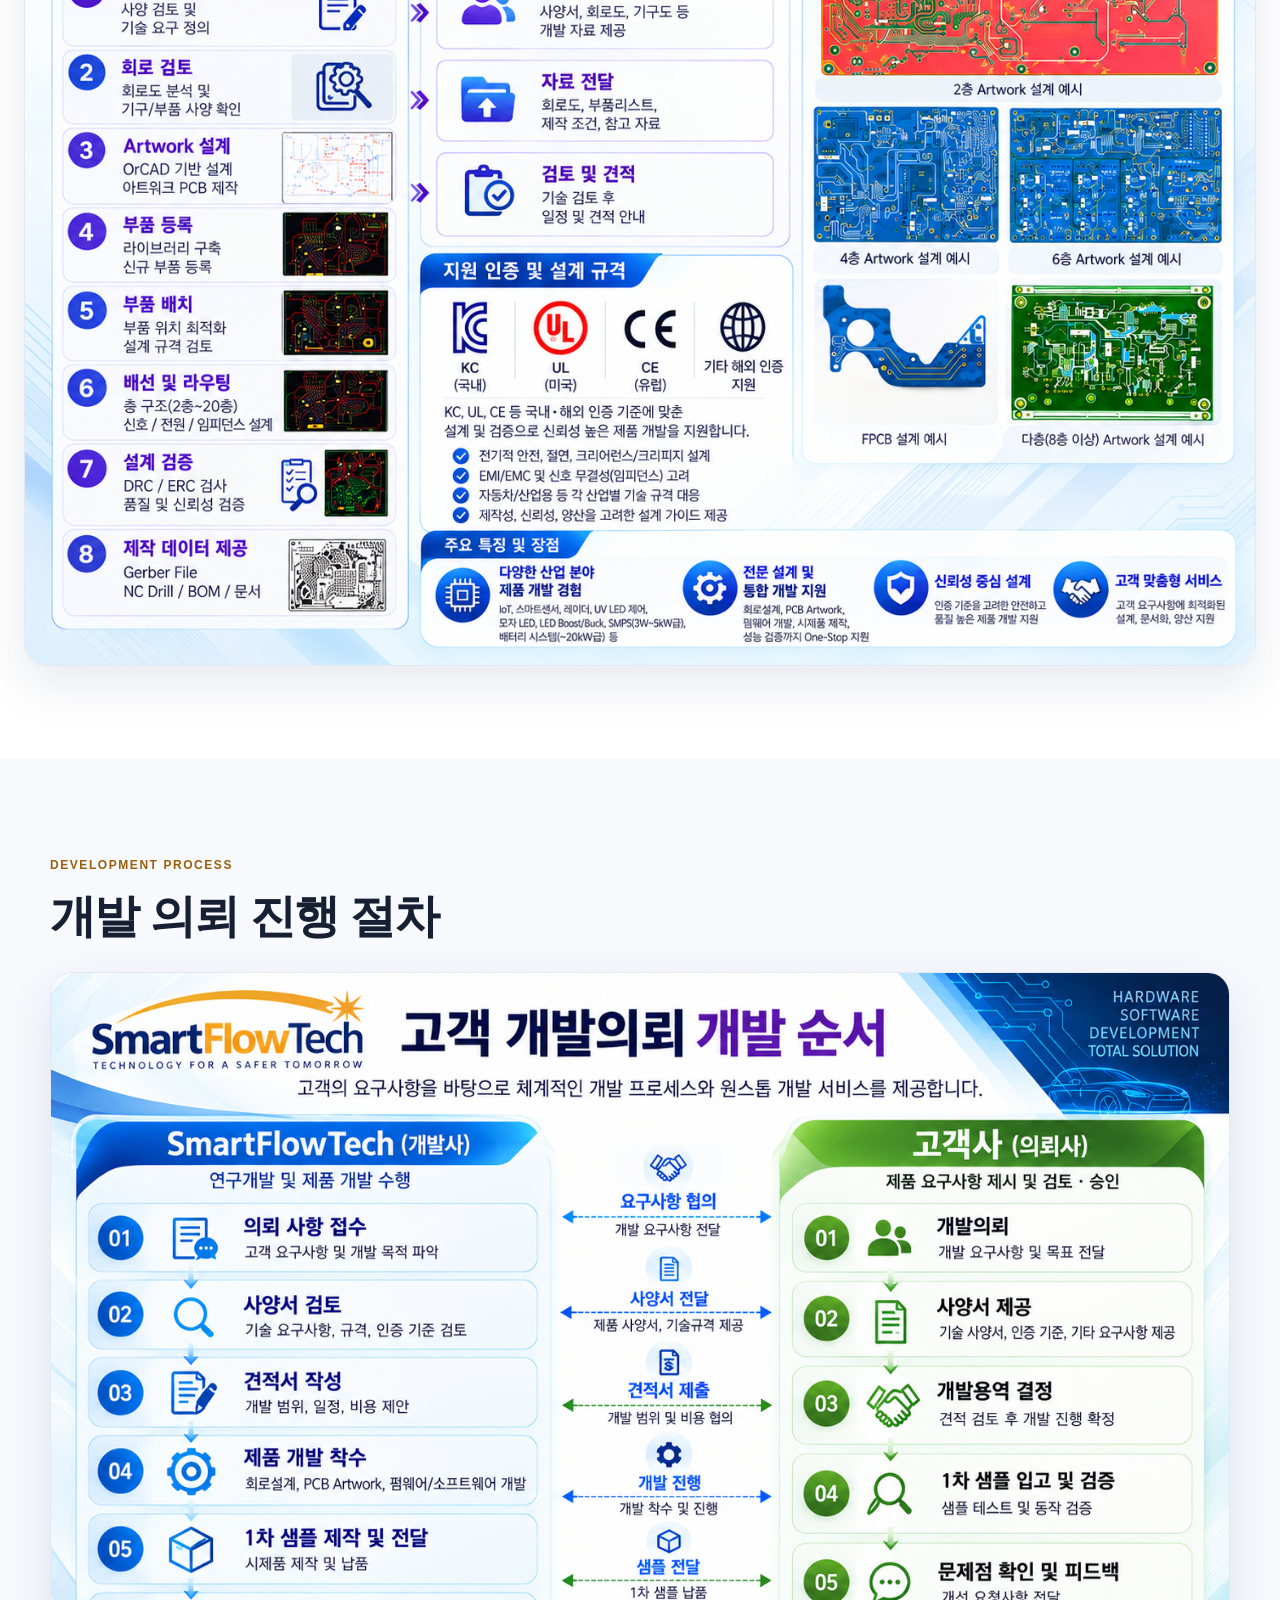
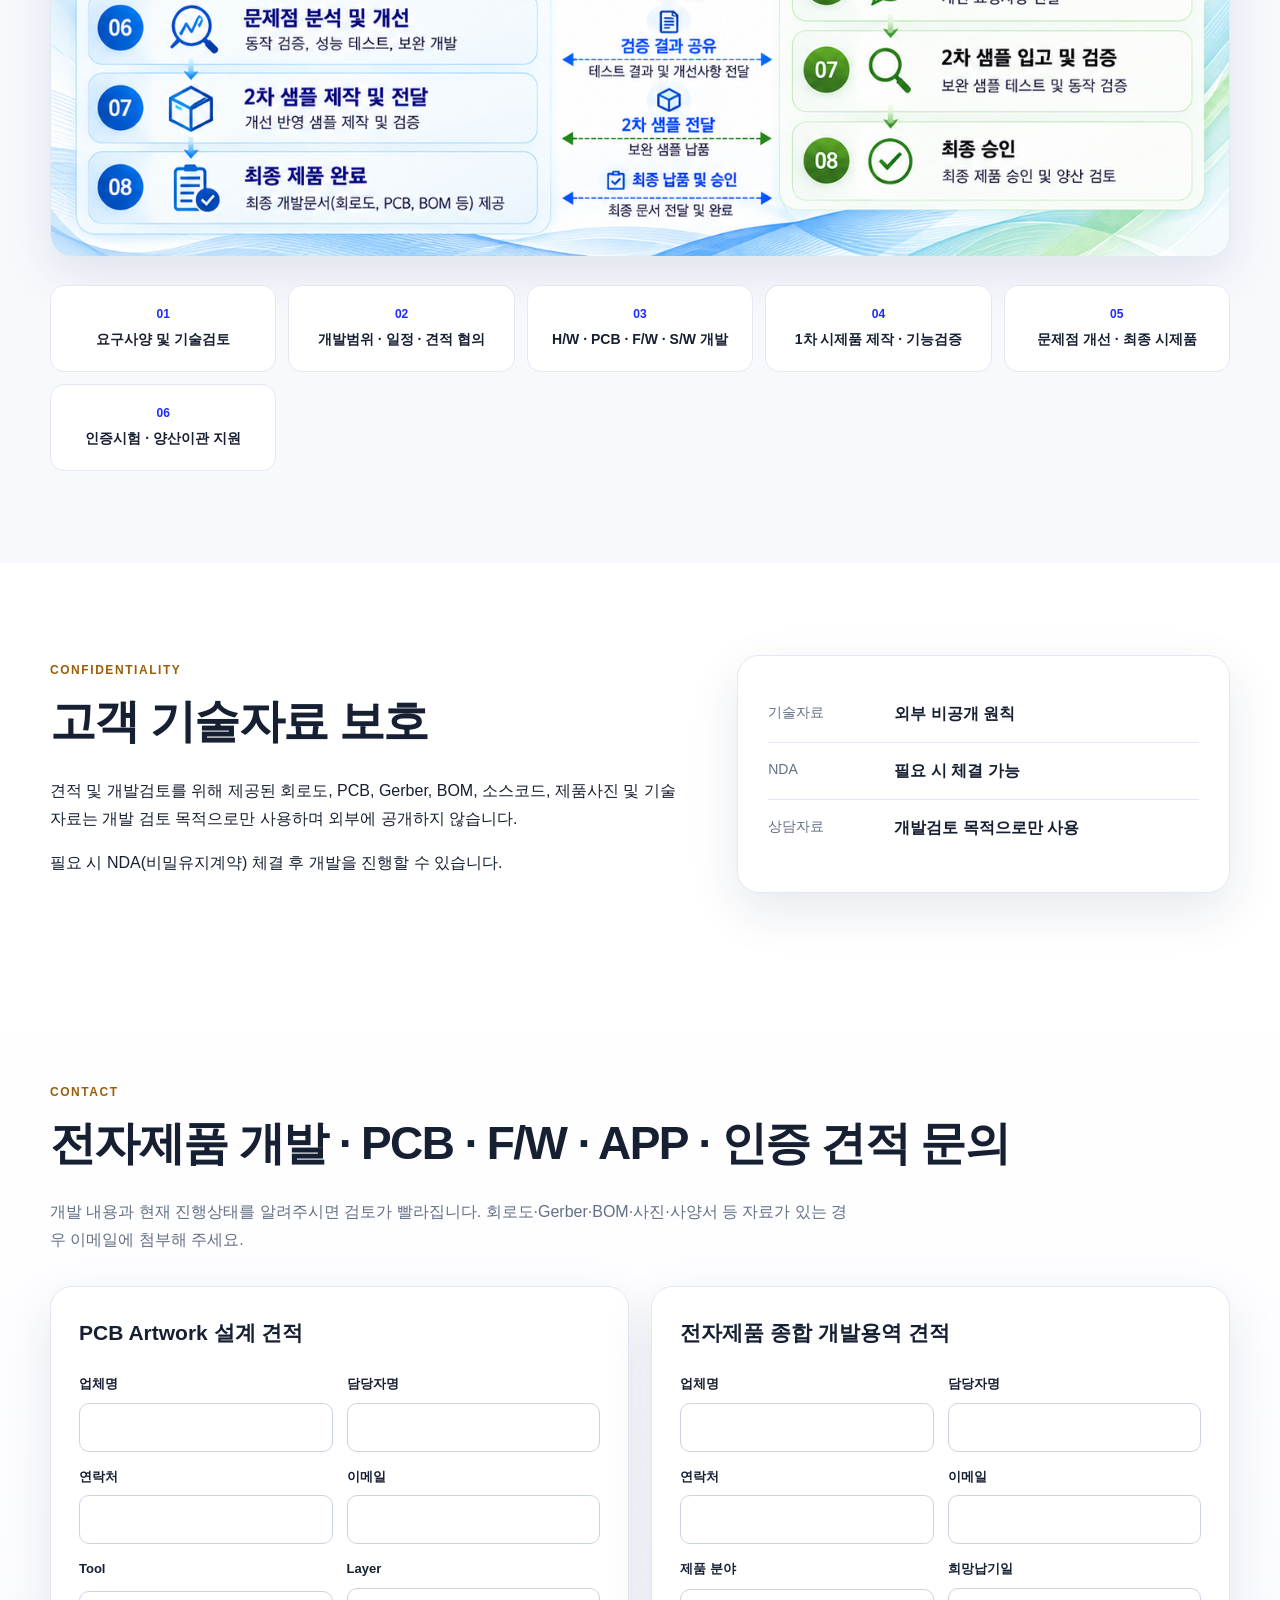
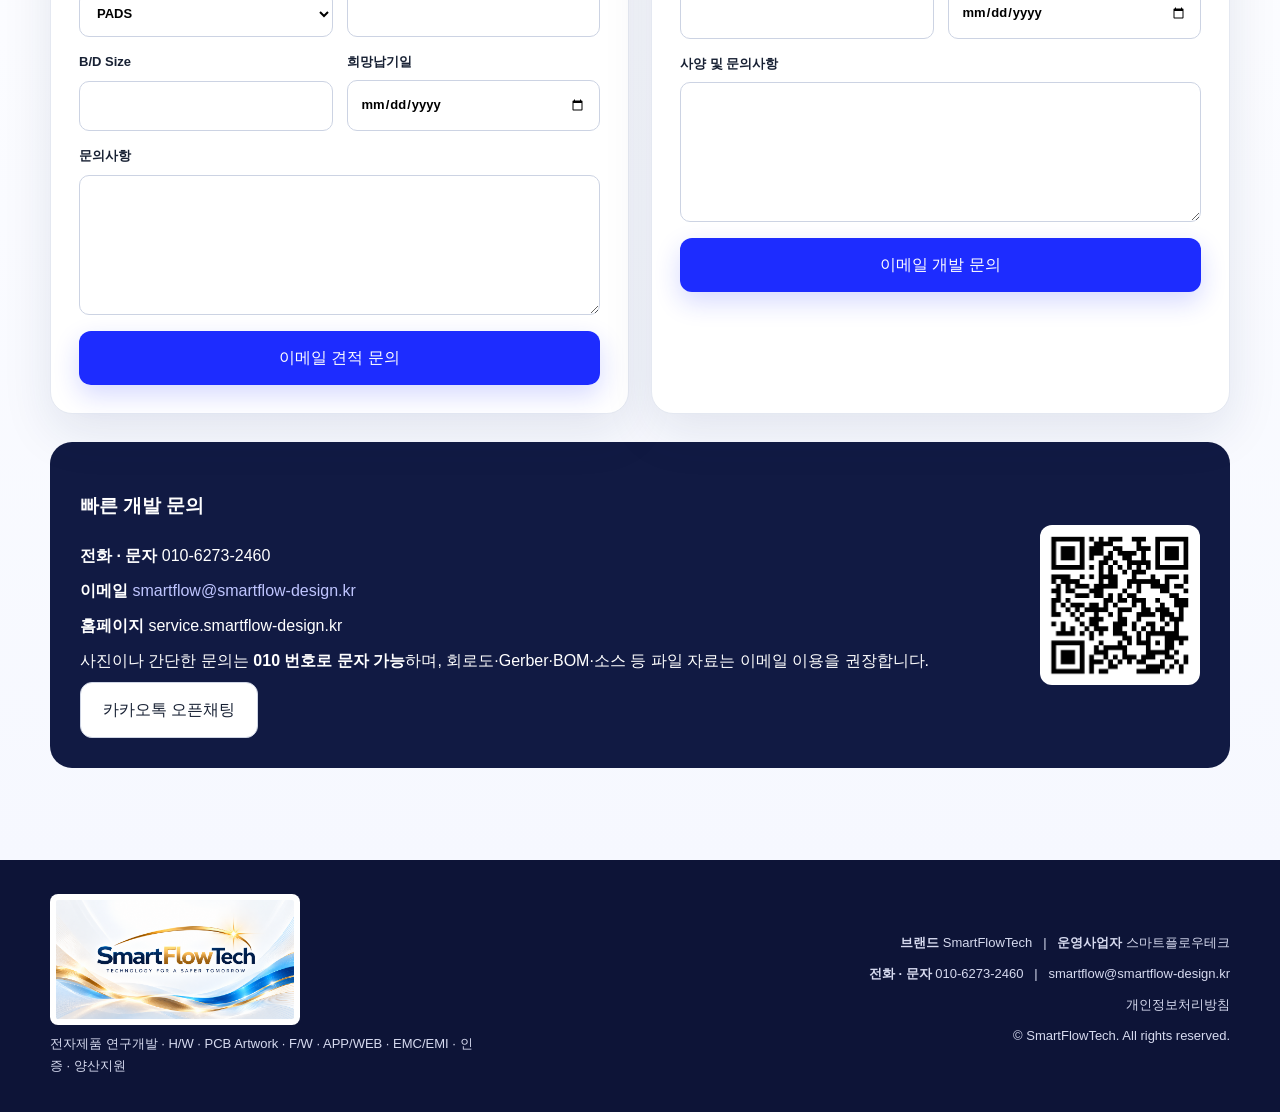
<file: index_V2_3.html>
<!doctype html>
<html lang="ko">
<head>
  <meta charset="utf-8" />
  <meta name="viewport" content="width=device-width, initial-scale=1" />
  <title>SmartFlowTech | 전자제품 개발 · PCB Artwork · F/W · APP · EMC/EMI</title>
  <meta name="description" content="SmartFlowTech는 H/W 회로설계, PCB Artwork, F/W, APP·PC WEB, 시제품 제작, EMC/EMI 개선, KC·CE·FCC 등 인증 대응과 양산지원을 제공하는 전자제품 개발 전문 서비스입니다." />
  <meta name="robots" content="index, follow, max-image-preview:large" />
  <link rel="canonical" href="https://service.smartflow-design.kr/" />
  <link rel="icon" href="assets/New-logo-1.png" />
  <link rel="stylesheet" href="styles.css" />
</head>
<body>
<header class="site-header">
  <div class="container nav-wrap">
    <a class="brand" href="#home" aria-label="SmartFlowTech 홈"><img src="assets/New-logo-1.png" alt="SmartFlowTech 로고" /></a>
    <button class="nav-toggle" aria-label="메뉴 열기" aria-expanded="false">☰</button>
    <nav class="nav" aria-label="주요 메뉴">
      <a href="#about">회사소개</a>
      <a href="#services">개발서비스</a>
      <a href="#portfolio">개발실적</a>
      <a href="#artwork">PCB Artwork</a>
      <a href="#process">개발절차</a>
      <a class="nav-cta" href="#contact">견적문의</a>
    </nav>
  </div>
</header>

<main>
<section id="home" class="hero section-pad">
  <div class="container hero-grid">
    <div class="hero-copy">
      <span class="eyebrow">H/W · PCB ARTWORK · F/W · APP/WEB · EMC/EMI · CERTIFICATION</span>
      <h1>아이디어를 양산 가능한 제품으로<br><strong>전자제품 개발 전 과정을 지원합니다.</strong></h1>
      <p class="lead">SmartFlowTech는 H/W 회로설계부터 PCB Artwork, F/W, APP·PC WEB, 시제품 제작, EMC/EMI 개선, 인증 대응 및 양산지원까지 제품 개발의 전 과정을 연결합니다.</p>
      <div class="hero-actions">
        <a class="btn primary" href="#contact">개발 견적 문의</a>
        <a class="btn secondary" href="https://open.kakao.com/o/svFEbgXe" target="_blank" rel="noopener">카카오톡 문의</a>
      </div>
      <div class="trust-row">
        <div><b>30년+</b><span>전자제품 개발 실무경험</span></div>
        <div><b>Integrated</b><span>H/W · PCB · F/W · APP</span></div>
        <div><b>One-Stop</b><span>시제품 · 인증 · 양산지원</span></div>
      </div>
    </div>

    <div class="hero-panel">
      <div class="hero-card">
        <h2>SmartFlowTech 핵심 서비스</h2>
        <ul>
          <li><span>01</span> 전자제품 H/W 회로설계 · 기술검토</li>
          <li><span>02</span> PCB Artwork · Layout 설계</li>
          <li><span>03</span> F/W(Firmware) · Embedded 개발</li>
          <li><span>04</span> Android APP · PC WEB · S/W 개발</li>
          <li><span>05</span> 시제품 제작 · 기능시험 · 성능검증</li>
          <li><span>06</span> EMC/EMI · Surge · ESD 문제개선</li>
          <li><span>07</span> KC · CE · FCC · UL 등 인증 대응</li>
          <li><span>08</span> 원가절감 · 부품대체 · 양산지원</li>
        </ul>
      </div>
    </div>
  </div>
</section>

<section id="about" class="section-pad light-section">
  <div class="container two-col">
    <div>
      <span class="section-kicker">ABOUT SMARTFLOWTECH</span>
      <h2 class="section-title">고객의 아이디어를 실제 제품으로 구현합니다</h2>
      <p>SmartFlowTech는 전자제품 연구개발을 전문으로 하며 H/W 회로설계, PCB Artwork, F/W, S/W·APP, 시제품 제작, EMC/EMI 개선, 국내외 인증 및 양산지원까지 개발 전 과정을 지원합니다.</p>
      <p>30년 이상의 전자제품 개발 경험을 바탕으로 자동차 ECU, SMPS·전원, LED 조명, IoT, 센서, BLE·Wi-Fi·UWB·GNSS, mmWave Radar 등 다양한 분야의 제품을 개발해 왔습니다.</p>
      <p>단순 회로설계뿐 아니라 <b>부품 선정 → PCB → Firmware → APP/WEB → 시험 → 인증 → 양산</b>까지 제품 전체 관점에서 검토합니다.</p>
      <p>신규 제품 개발뿐 아니라 기존 제품의 오동작, 발열, 노이즈, EMC 인증 실패, 단종부품 대체, 원가절감 및 PCB 재설계도 지원합니다.</p>
      <p class="quote">“아이디어부터 시제품·인증·양산까지, 개발 경험을 제품에 담습니다.”</p>
    </div>

    <div class="info-card">
      <dl>
        <div><dt>브랜드</dt><dd>SmartFlowTech</dd></div>
        <div><dt>운영사업자</dt><dd>스마트플로우테크</dd></div>
        <div><dt>전화 · 문자</dt><dd>010-6273-2460</dd></div>
        <div><dt>이메일</dt><dd>smartflow@smartflow-design.kr</dd></div>
      </dl>
    </div>
  </div>
</section>

<section id="services" class="section-pad">
  <div class="container">
    <span class="section-kicker">SERVICES</span>
    <h2 class="section-title">전자제품 연구개발 One-Stop Engineering</h2>
    <p class="contact-intro">요구사양 검토부터 설계, 시제품, 시험, 인증 및 양산 전환까지 필요한 개발 업무를 통합 지원합니다.</p>

    <div class="cards three">
      <article class="service-card">
        <div class="icon-badge">01</div>
        <h3>H/W 회로설계</h3>
        <p>MCU, 센서, 전원, 통신, 제어회로 등 제품 사양과 양산조건에 맞춘 회로설계를 지원합니다.</p>
        <p><b>결과물:</b> 회로도 · BOM · 부품선정 · 설계검토 자료</p>
      </article>

      <article class="service-card">
        <div class="icon-badge">02</div>
        <h3>PCB Artwork 설계</h3>
        <p>2~8 Layer, 고속신호, 임피던스, 전원, 발열, EMC 및 양산성을 고려해 PCB Layout을 설계합니다.</p>
        <p><b>결과물:</b> Gerber · Drill · Pick & Place · PCB 제작자료</p>
      </article>

      <article class="service-card">
        <div class="icon-badge">03</div>
        <h3>F/W · Embedded</h3>
        <p>MCU 제어, 센서, UART·SPI·I²C·CAN·BLE·Wi-Fi 등 통신 및 장비 제어 기능을 개발합니다.</p>
        <p><b>결과물:</b> Source · BIN · 기능시험 자료</p>
      </article>

      <article class="service-card">
        <div class="icon-badge">04</div>
        <h3>APP · PC WEB · S/W</h3>
        <p>Android APP, PC WEB GUI, 장비 모니터링, 데이터 확인 및 원격 제어 프로그램을 개발합니다.</p>
        <p><b>결과물:</b> APK · 프로그램 · 통신연동 자료</p>
      </article>

      <article class="service-card">
        <div class="icon-badge">05</div>
        <h3>시제품 제작 · 검증</h3>
        <p>PCB 제작, SMT, 조립, 기본 기능시험, 성능검증 및 개발 샘플 제작을 지원합니다.</p>
        <p><b>결과물:</b> Working Sample · 시험결과 · 개선사항</p>
      </article>

      <article class="service-card">
        <div class="icon-badge">06</div>
        <h3>EMC · EMI 문제해결</h3>
        <p>방사·전도 노이즈, Surge, ESD, 오동작 등의 원인을 분석하고 회로·PCB·필터·접지 개선을 지원합니다.</p>
      </article>

      <article class="service-card">
        <div class="icon-badge">07</div>
        <h3>국내외 인증 대응</h3>
        <p>KC, CE, FCC, UL 등 제품 인증을 위한 사전검토, 시험 준비, 기술 대응 및 불합격 원인 개선을 지원합니다.</p>
      </article>

      <article class="service-card">
        <div class="icon-badge">08</div>
        <h3>제품개선 · 양산지원</h3>
        <p>BOM 최적화, 단종부품 대체, PCB Layer 축소, 원가절감, DFM 검토 및 양산 전환을 지원합니다.</p>
      </article>
    </div>
  </div>
</section>

<section id="portfolio" class="section-pad light-section">
  <div class="container">
    <span class="section-kicker">PROJECT EXPERIENCE</span>
    <h2 class="section-title">다양한 제품군의 개발 경험</h2>
    <p class="contact-intro">고객사 기밀정보와 상세 회로는 공개하지 않으며, 수행 분야 중심으로 개발 경험을 소개합니다.</p>

    <div class="showcase-grid">
      <figure class="showcase">
        <div class="slide-media"><img src="assets/project-automotive-3.png" alt="자동차 ECU 및 전자제어 개발 경험" loading="lazy" /></div>
        <figcaption>자동차 ECU · 전자제어 · CAN/LIN 통신</figcaption>
      </figure>
      <figure class="showcase">
        <div class="slide-media"><img src="assets/project-portfolio-1.png" alt="전자제품 개발 포트폴리오" loading="lazy" /></div>
        <figcaption>IoT · 스마트센서 · UVC · 전원 · 통신 모듈</figcaption>
      </figure>
    </div>

    <div class="cards three" style="margin-top:24px;">
      <article class="service-card"><h3>SMPS · Power Electronics</h3><p>소전력부터 kW급 전원회로, LED Driver, 보호회로 및 EMI/EMC 개선.</p></article>
      <article class="service-card"><h3>mmWave Radar · Sensor</h3><p>Radar + MCU/ESP32 + APP/WEB 연동, 센서 데이터 처리 및 기능검증.</p></article>
      <article class="service-card"><h3>UWB · BLE · GNSS 정밀측위</h3><p>실내외 위치측위, 무선통신, 센서융합 및 모바일 시스템 연동.</p></article>
      <article class="service-card"><h3>IoT · 스마트 조명 · 제어기</h3><p>센서, MCU, 무선통신, LED 제어 및 원격 모니터링 시스템.</p></article>
      <article class="service-card"><h3>UVC · 산업용 제어장치</h3><p>UVC 램프 제어, 안전회로, 통신 및 스마트폰 APP 연동.</p></article>
      <article class="service-card"><h3>PCB 재설계 · Cost Down</h3><p>Layer 축소, 부품대체, BOM 최적화, DFM 검토 및 양산성 개선.</p></article>
    </div>
  </div>
</section>

<section id="artwork" class="section-pad">
  <div class="container artwork-section">
    <div class="artwork-intro">
      <span class="section-kicker">PCB ARTWORK</span>
      <h2 class="section-title">단순 배선이 아닌, 회로를 이해하는 PCB Artwork</h2>
      <p>회로 특성, 전원 흐름, 고속신호, 임피던스, 노이즈 경로, 발열, 절연거리, EMC/EMI 및 양산성을 함께 검토하여 PCB를 설계합니다.</p>
      <p><b>지원 분야:</b> 2~8 Layer PCB · Impedance Control · Power · MCU · Sensor · RF/Wireless · Automotive · SMPS</p>
      <div class="mini-steps">
        <span>회로·사양 검토</span>
        <span>부품·기구 검토</span>
        <span>Placement</span>
        <span>Routing</span>
        <span>DRC</span>
        <span>Gerber·제작자료</span>
      </div>
      <a class="btn primary" href="#pcb-quote">PCB 견적 문의</a>
    </div>

    <figure class="artwork-hero-image">
      <div class="slide-media"><img src="assets/pcb-artwork-1.png" alt="PCB Artwork 설계 서비스" loading="lazy" /></div>
    </figure>
  </div>
</section>

<section id="process" class="section-pad light-section">
  <div class="container">
    <span class="section-kicker">DEVELOPMENT PROCESS</span>
    <h2 class="section-title">개발 의뢰 진행 절차</h2>
    <figure class="process-image"><div class="slide-media"><img src="assets/development-process-1.png" alt="SmartFlowTech 고객 개발의뢰 진행 절차" loading="lazy" /></div></figure>
    <div class="process-cards">
      <div><b>01</b><span>요구사양 및 기술검토</span></div>
      <div><b>02</b><span>개발범위 · 일정 · 견적 협의</span></div>
      <div><b>03</b><span>H/W · PCB · F/W · S/W 개발</span></div>
      <div><b>04</b><span>1차 시제품 제작 · 기능검증</span></div>
      <div><b>05</b><span>문제점 개선 · 최종 시제품</span></div>
      <div><b>06</b><span>인증시험 · 양산이관 지원</span></div>
    </div>
  </div>
</section>

<section id="security" class="section-pad">
  <div class="container two-col">
    <div>
      <span class="section-kicker">CONFIDENTIALITY</span>
      <h2 class="section-title">고객 기술자료 보호</h2>
      <p>견적 및 개발검토를 위해 제공된 회로도, PCB, Gerber, BOM, 소스코드, 제품사진 및 기술자료는 개발 검토 목적으로만 사용하며 외부에 공개하지 않습니다.</p>
      <p>필요 시 NDA(비밀유지계약) 체결 후 개발을 진행할 수 있습니다.</p>
    </div>
    <div class="info-card">
      <dl>
        <div><dt>기술자료</dt><dd>외부 비공개 원칙</dd></div>
        <div><dt>NDA</dt><dd>필요 시 체결 가능</dd></div>
        <div><dt>상담자료</dt><dd>개발검토 목적으로만 사용</dd></div>
      </dl>
    </div>
  </div>
</section>

<section id="contact" class="section-pad contact-section">
  <div class="container">
    <span class="section-kicker">CONTACT</span>
    <h2 class="section-title">전자제품 개발 · PCB · F/W · APP · 인증 견적 문의</h2>
    <p class="contact-intro">개발 내용과 현재 진행상태를 알려주시면 검토가 빨라집니다. 회로도·Gerber·BOM·사진·사양서 등 자료가 있는 경우 이메일에 첨부해 주세요.</p>

    <div class="contact-grid">
      <form id="pcb-quote" class="quote-form" data-type="PCB Artwork 설계 견적 문의">
        <h3>PCB Artwork 설계 견적</h3>
        <div class="form-grid">
          <label>업체명<input name="company" type="text" /></label>
          <label>담당자명<input name="name" type="text" required /></label>
          <label>연락처<input name="phone" type="tel" /></label>
          <label>이메일<input name="email" type="email" required /></label>
          <label>Tool<select name="tool"><option>PADS</option><option>기타</option></select></label>
          <label>Layer<input name="layer" type="text" /></label>
          <label>B/D Size<input name="size" type="text" /></label>
          <label>희망납기일<input name="deadline" type="date" /></label>
        </div>
        <label>문의사항<textarea name="message" rows="5"></textarea></label>
        <button class="btn primary" type="submit">이메일 견적 문의</button>
      </form>

      <form class="quote-form" data-type="전자제품 종합 개발용역 견적 문의">
        <h3>전자제품 종합 개발용역 견적</h3>
        <div class="form-grid">
          <label>업체명<input name="company" type="text" /></label>
          <label>담당자명<input name="name" type="text" required /></label>
          <label>연락처<input name="phone" type="tel" /></label>
          <label>이메일<input name="email" type="email" required /></label>
          <label>제품 분야<input name="category" type="text" /></label>
          <label>희망납기일<input name="deadline" type="date" /></label>
        </div>
        <label>사양 및 문의사항<textarea name="message" rows="5"></textarea></label>
        <button class="btn primary" type="submit">이메일 개발 문의</button>
      </form>
    </div>

    <div class="direct-contact">
      <div>
        <h3>빠른 개발 문의</h3>
        <p><b>전화 · 문자</b> 010-6273-2460</p>
        <p><b>이메일</b> <a href="mailto:smartflow@smartflow-design.kr">smartflow@smartflow-design.kr</a></p>
        <p><b>홈페이지</b> service.smartflow-design.kr</p>
        <p>사진이나 간단한 문의는 <b>010 번호로 문자 가능</b>하며, 회로도·Gerber·BOM·소스 등 파일 자료는 이메일 이용을 권장합니다.</p>
        <a class="btn secondary" href="https://open.kakao.com/o/svFEbgXe" target="_blank" rel="noopener">카카오톡 오픈채팅</a>
      </div>
      <img src="assets/kakao-qr.png" alt="카카오톡 오픈채팅 QR 코드" />
    </div>
  </div>
</section>
</main>

<footer class="site-footer">
  <div class="container footer-wrap">
    <div>
      <img src="assets/New-logo-1.png" alt="SmartFlowTech" />
      <p>전자제품 연구개발 · H/W · PCB Artwork · F/W · APP/WEB · EMC/EMI · 인증 · 양산지원</p>
    </div>
    <div class="footer-meta">
      <p><b>브랜드</b> SmartFlowTech &nbsp; | &nbsp; <b>운영사업자</b> 스마트플로우테크</p>
      <p><b>전화 · 문자</b> 010-6273-2460 &nbsp; | &nbsp; smartflow@smartflow-design.kr</p>
      <p><a href="https://smartflow-design.kr/privacy.html" target="_blank" rel="noopener">개인정보처리방침</a></p>
      <p>© <span id="year"></span> SmartFlowTech. All rights reserved.</p>
    </div>
  </div>
</footer>

<script src="script.js"></script>
</body>
</html>
</file>
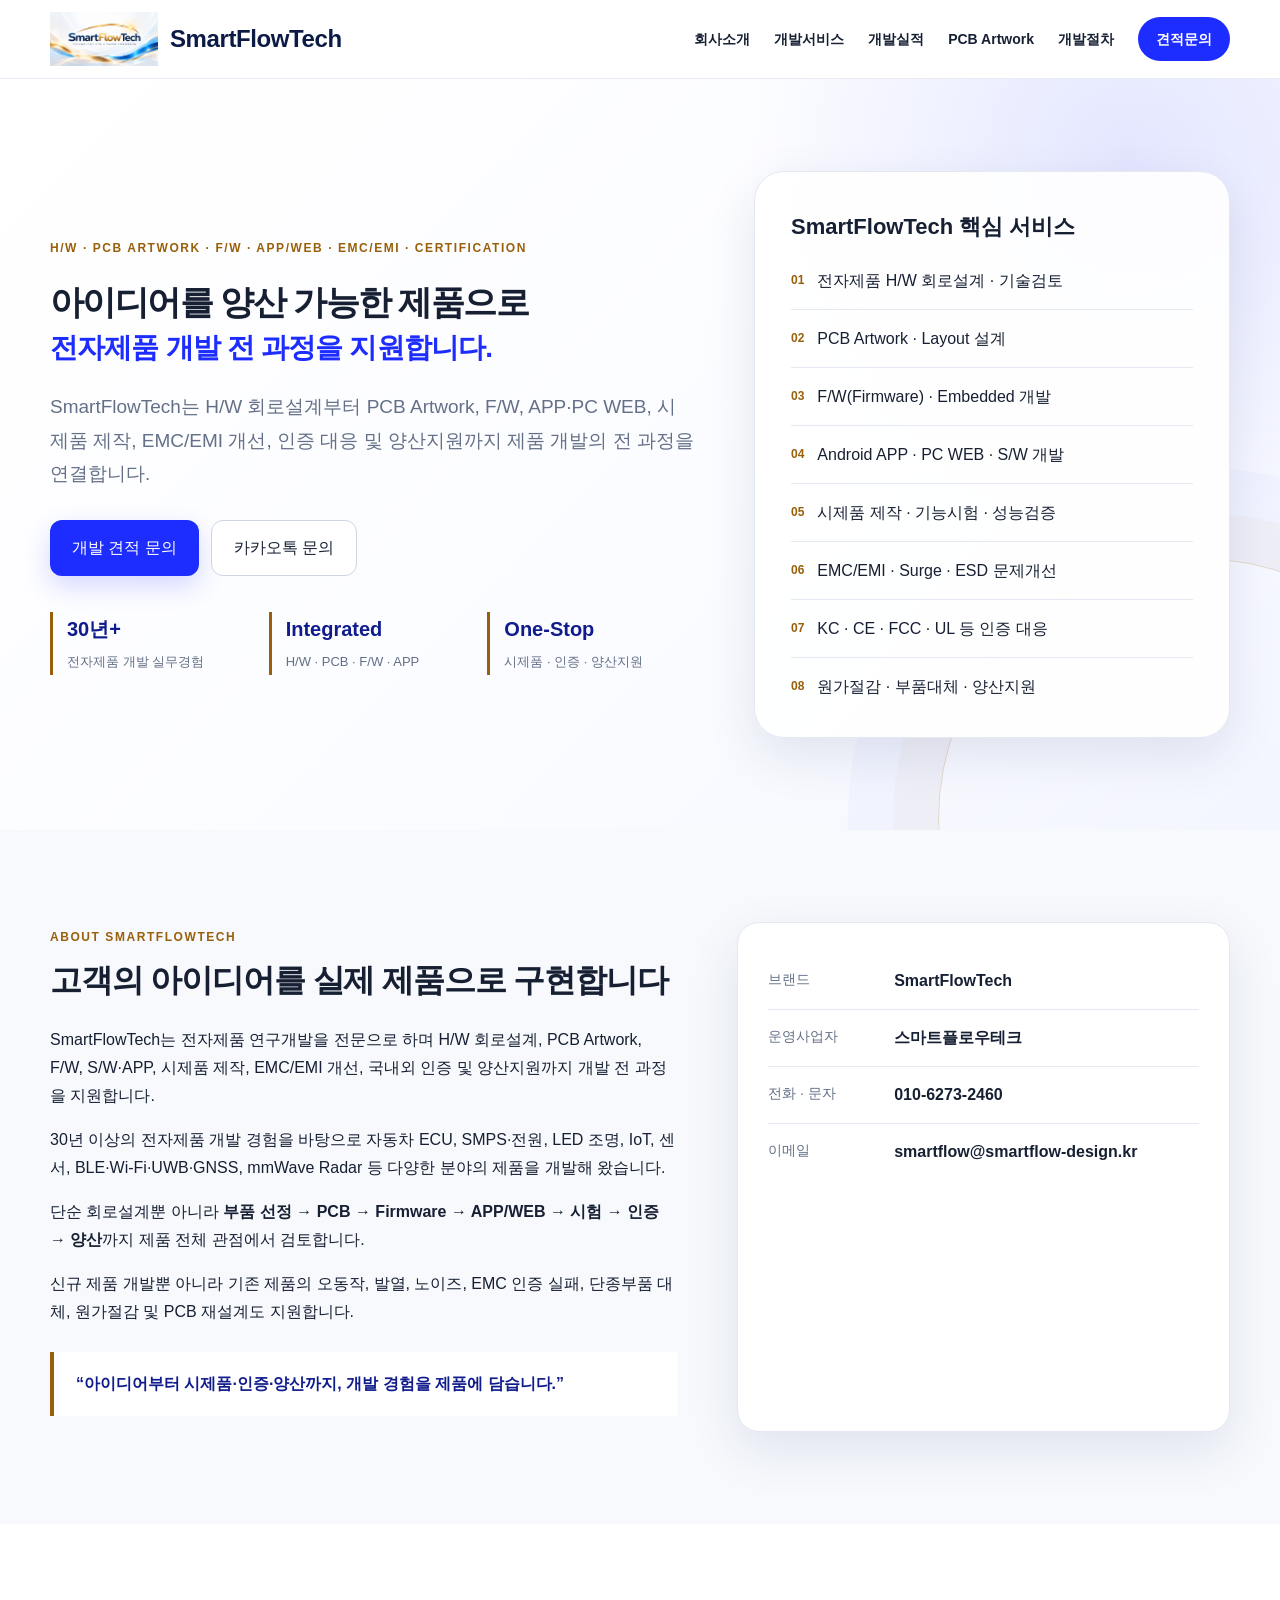
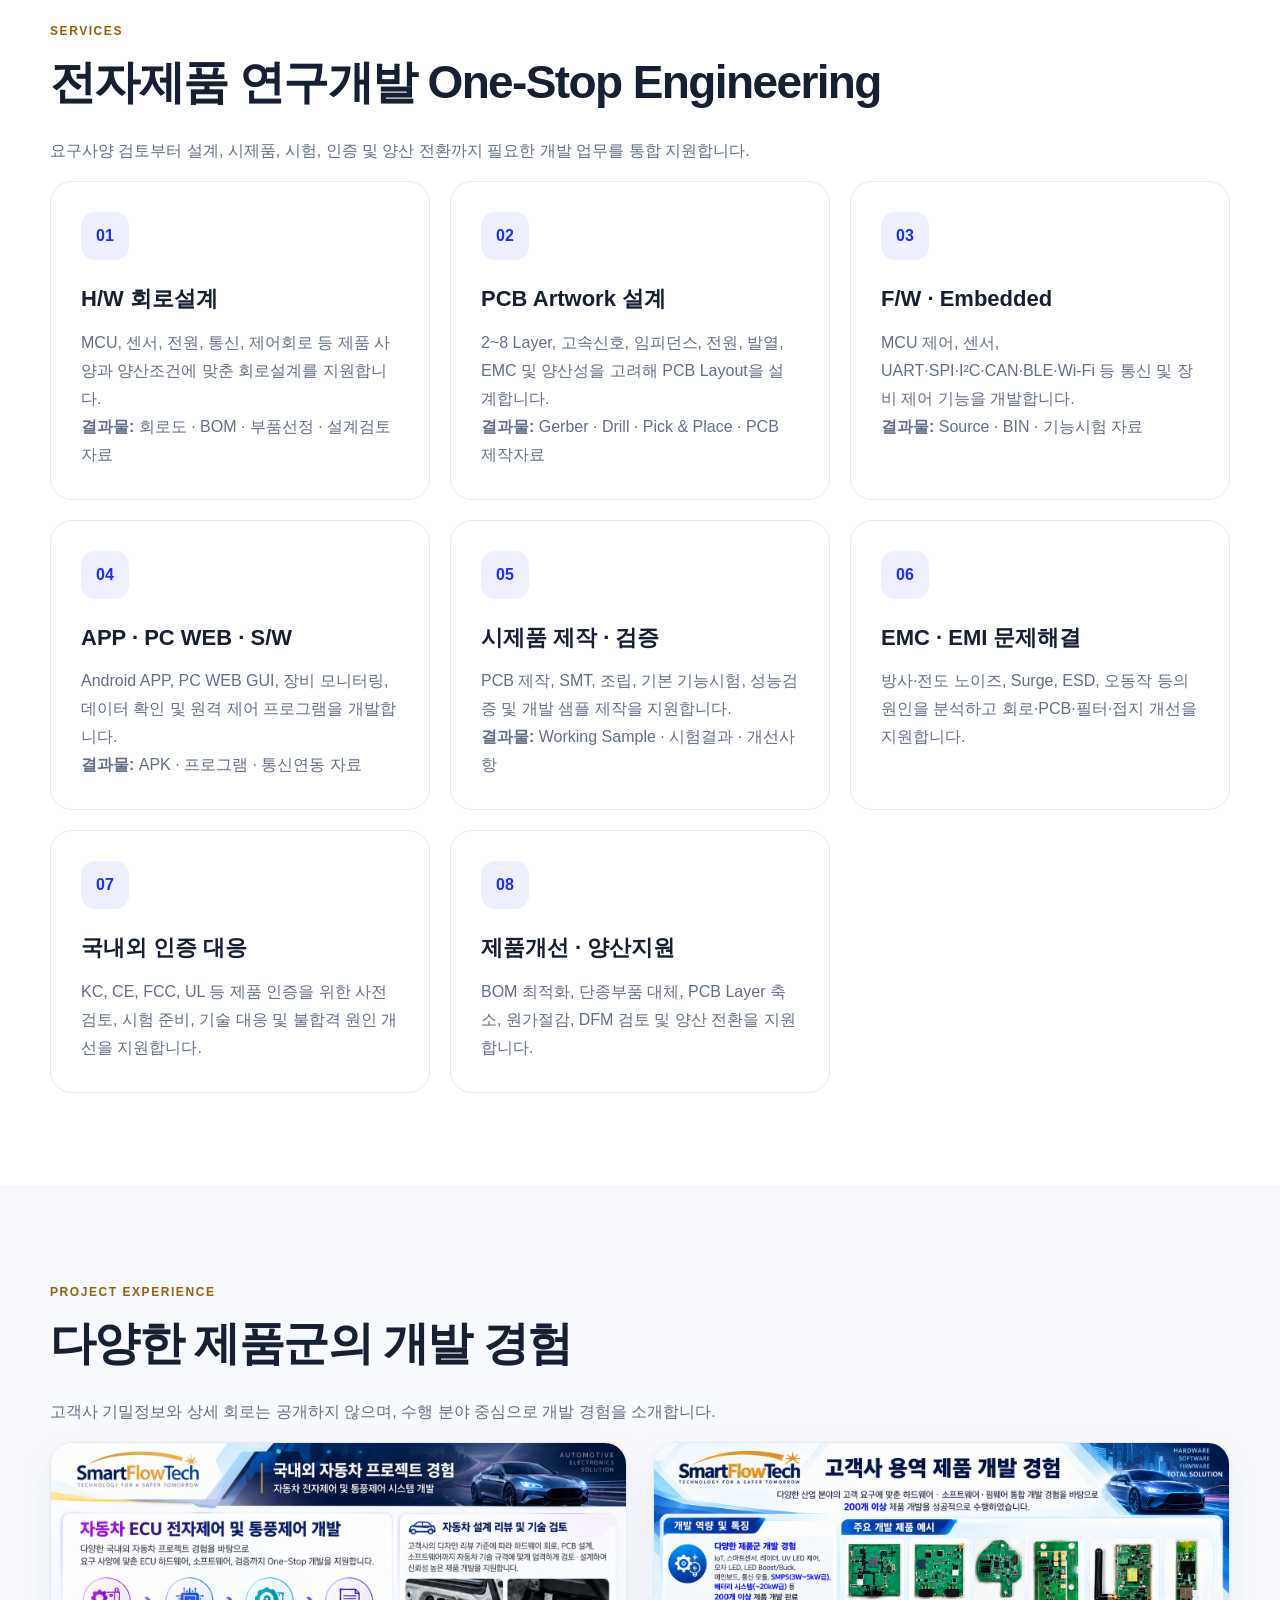
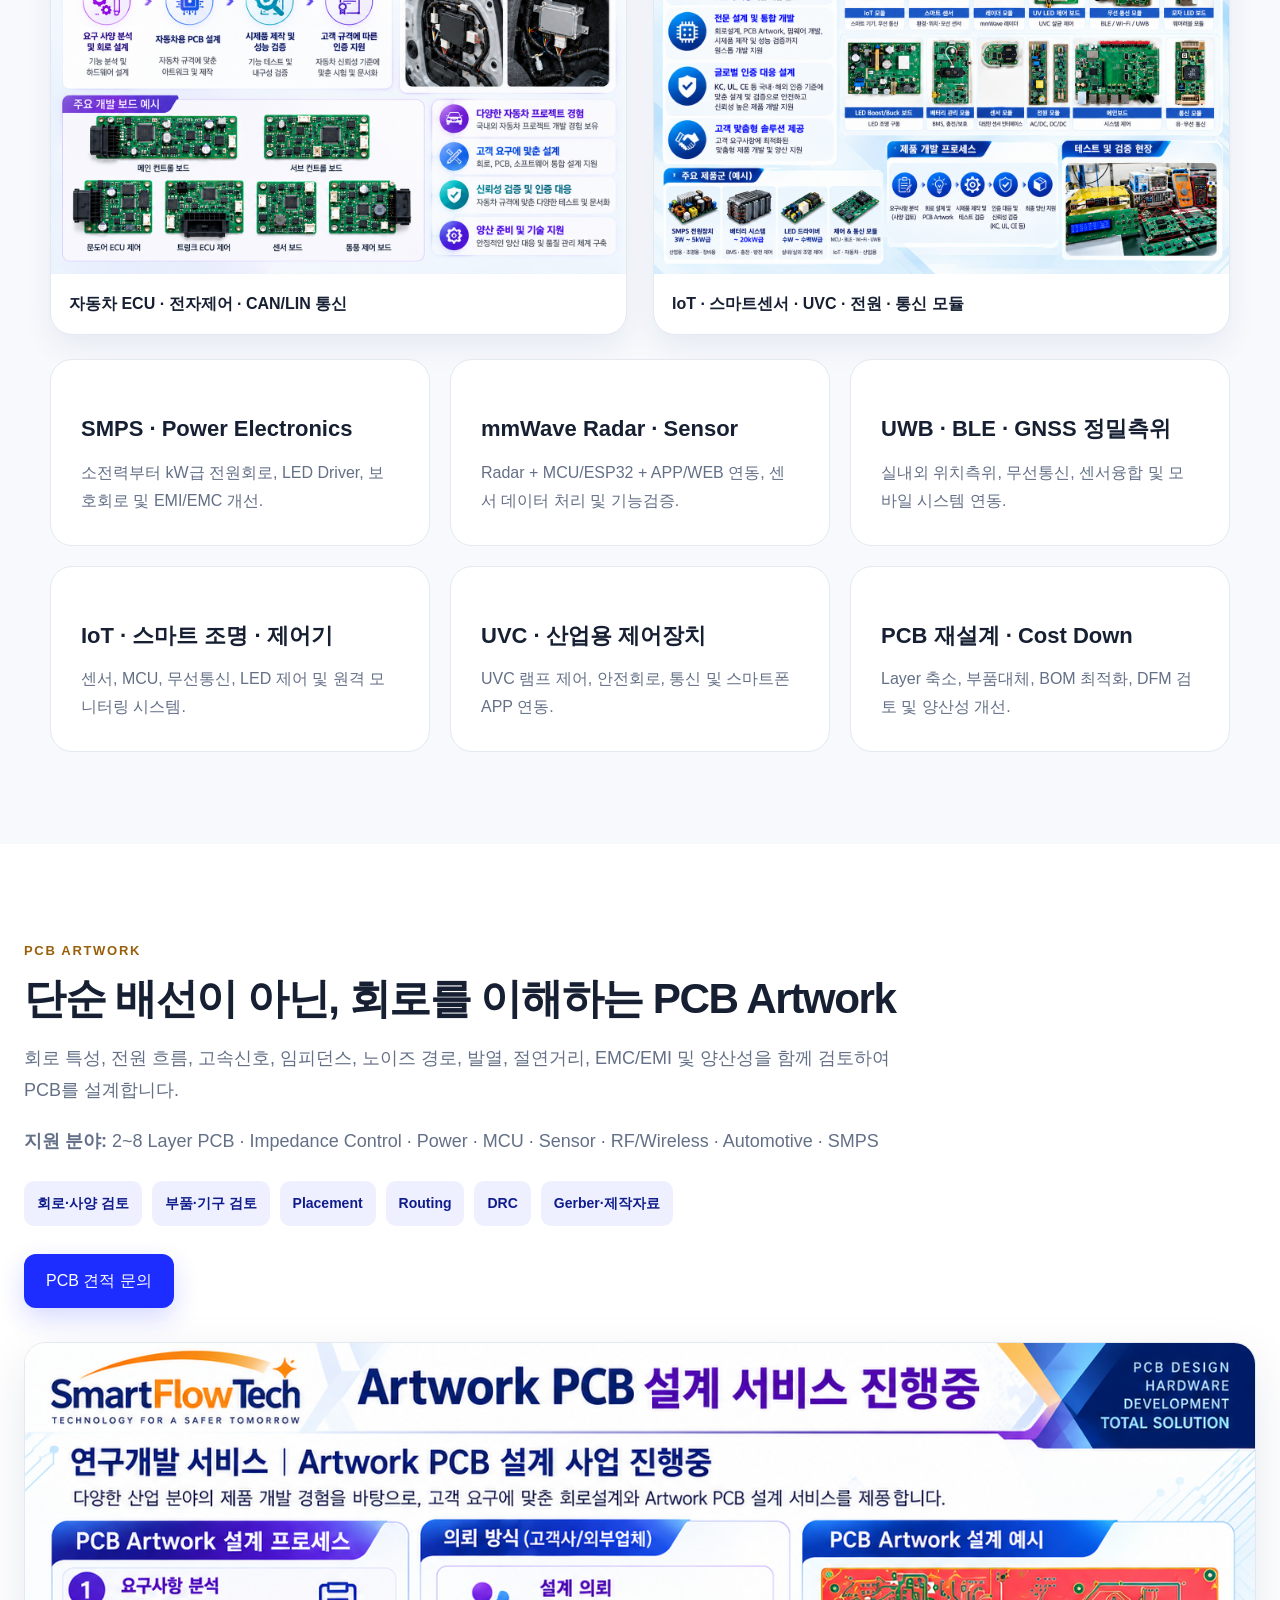
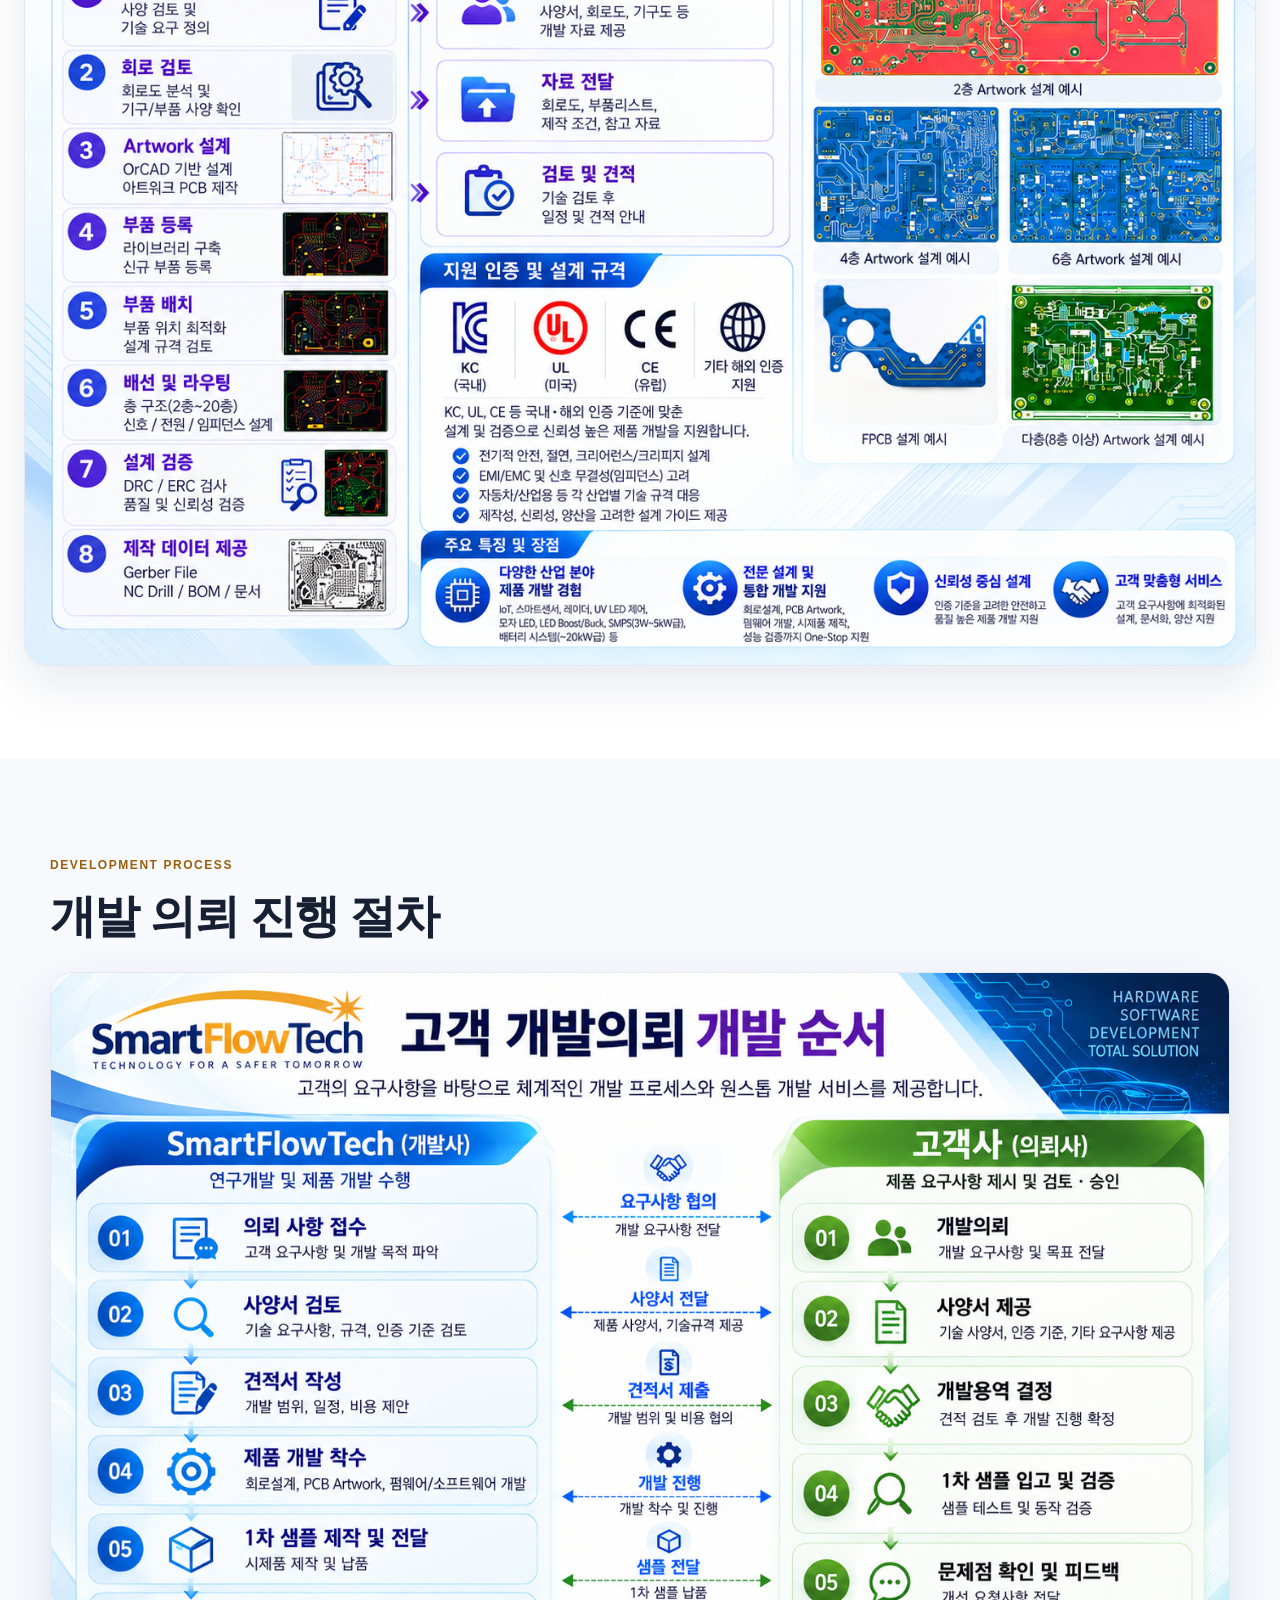
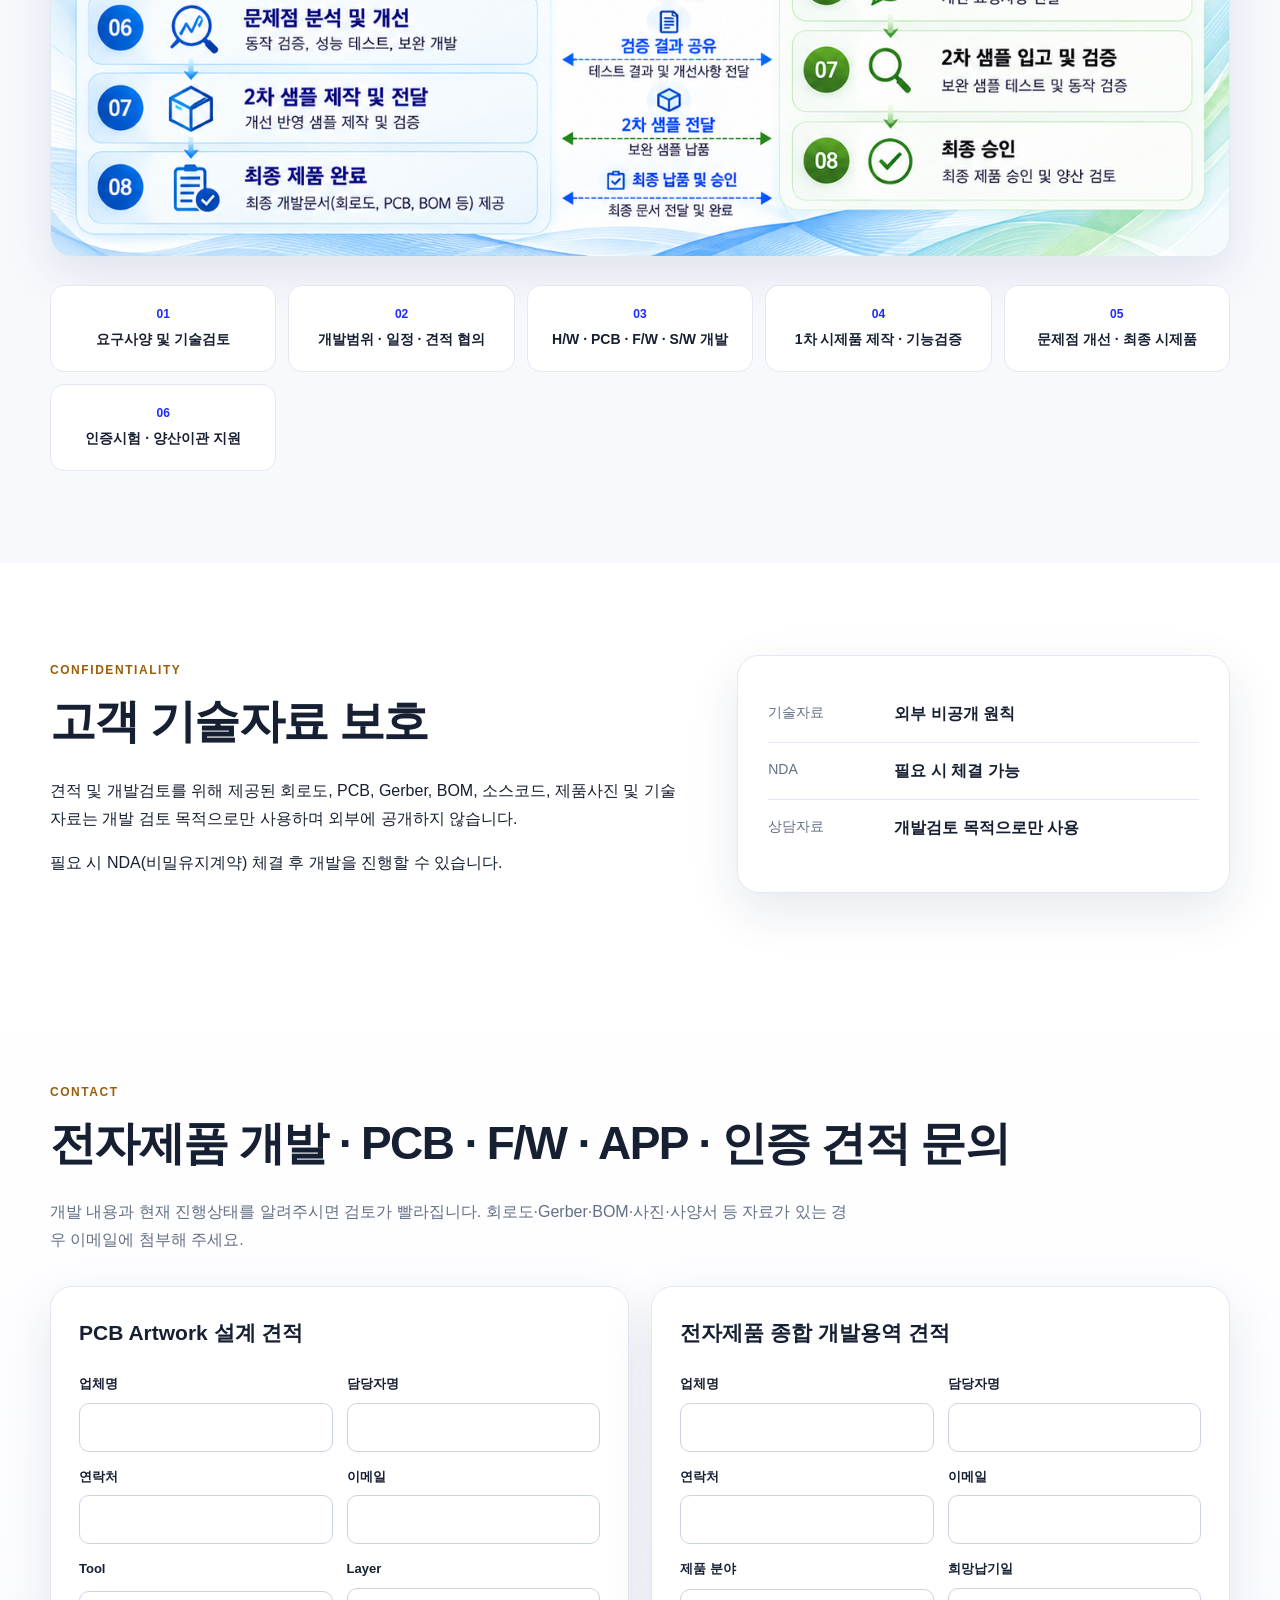
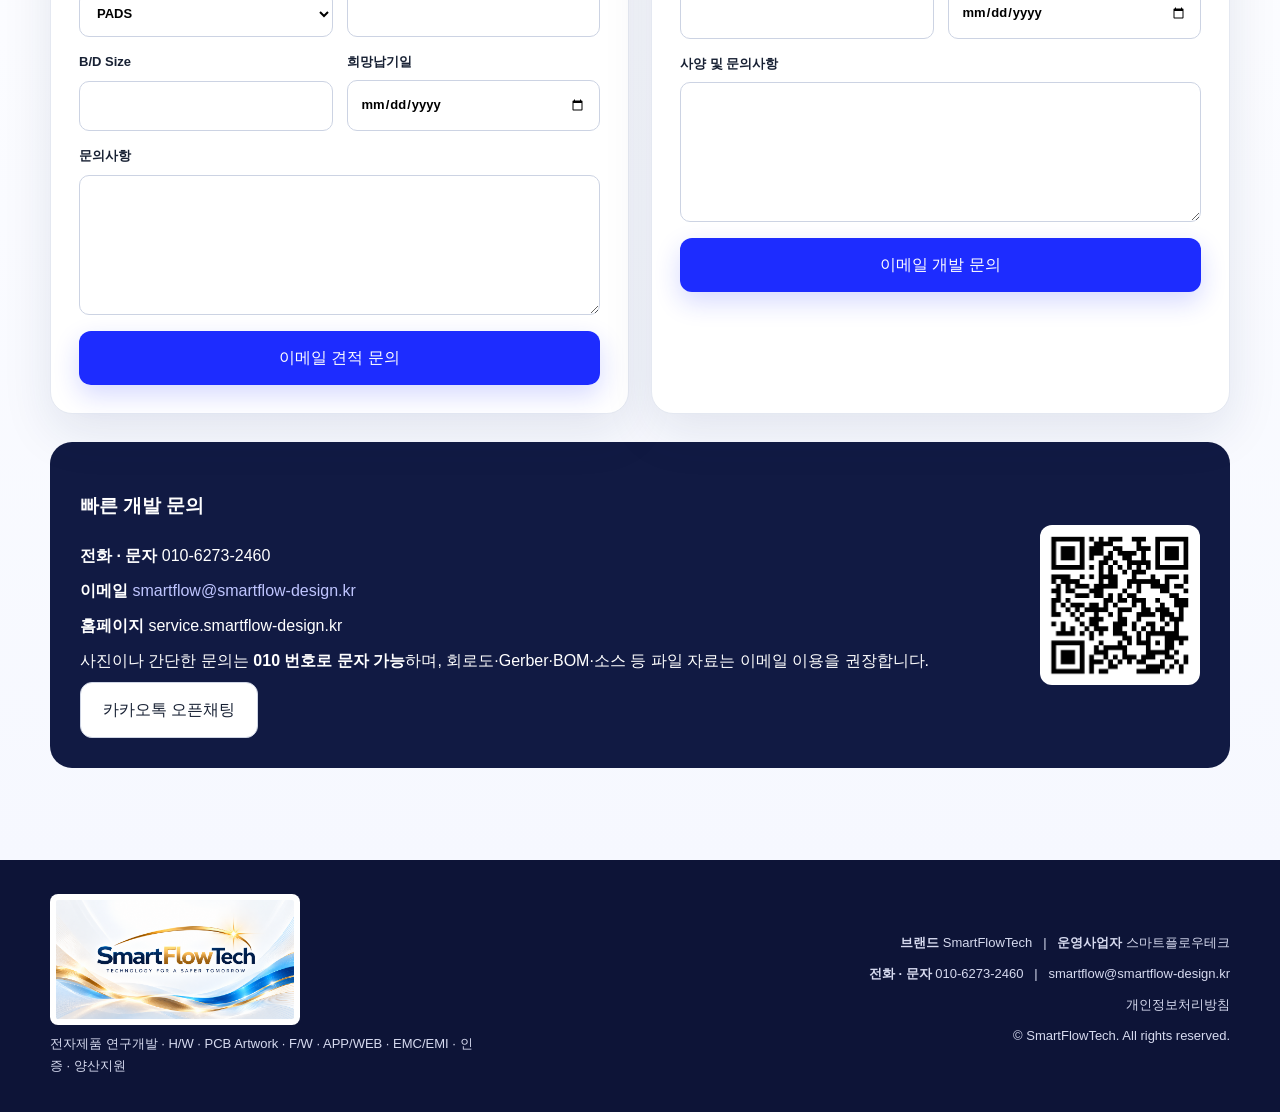
<file: index_V2_4.html>
<!doctype html>
<html lang="ko">
<head>
  <meta charset="utf-8" />
  <meta name="viewport" content="width=device-width, initial-scale=1" />
  <title>SmartFlowTech | 전자제품 개발 · PCB Artwork · F/W · APP · EMC/EMI</title>
  <meta name="description" content="SmartFlowTech는 H/W 회로설계, PCB Artwork, F/W, APP·PC WEB, 시제품 제작, EMC/EMI 개선, KC·CE·FCC 등 인증 대응과 양산지원을 제공하는 전자제품 개발 전문 서비스입니다." />
  <meta name="robots" content="index, follow, max-image-preview:large" />
  <link rel="canonical" href="https://service.smartflow-design.kr/" />
  <link rel="icon" href="assets/New-logo-1.png" />
  <link rel="stylesheet" href="styles.css" />
</head>
<body>
<header class="site-header">
  <div class="container nav-wrap">
    <a class="brand" href="#home" aria-label="SmartFlowTech 홈" style="display:flex;align-items:center;gap:12px;text-decoration:none;white-space:nowrap;"><img src="assets/New-logo-1.png" alt="SmartFlowTech 로고" style="height:54px;width:auto;object-fit:contain;" /><span style="font-size:24px;font-weight:800;letter-spacing:-0.4px;color:#0b1b46;line-height:1;">SmartFlowTech</span></a>
    <button class="nav-toggle" aria-label="메뉴 열기" aria-expanded="false">☰</button>
    <nav class="nav" aria-label="주요 메뉴">
      <a href="#about">회사소개</a>
      <a href="#services">개발서비스</a>
      <a href="#portfolio">개발실적</a>
      <a href="#artwork">PCB Artwork</a>
      <a href="#process">개발절차</a>
      <a class="nav-cta" href="#contact">견적문의</a>
    </nav>
  </div>
</header>

<main>
<section id="home" class="hero section-pad">
  <div class="container hero-grid">
    <div class="hero-copy">
      <span class="eyebrow">H/W · PCB ARTWORK · F/W · APP/WEB · EMC/EMI · CERTIFICATION</span>
      <h1>아이디어를 양산 가능한 제품으로<br><strong>전자제품 개발 전 과정을 지원합니다.</strong></h1>
      <p class="lead">SmartFlowTech는 H/W 회로설계부터 PCB Artwork, F/W, APP·PC WEB, 시제품 제작, EMC/EMI 개선, 인증 대응 및 양산지원까지 제품 개발의 전 과정을 연결합니다.</p>
      <div class="hero-actions">
        <a class="btn primary" href="#contact">개발 견적 문의</a>
        <a class="btn secondary" href="https://open.kakao.com/o/svFEbgXe" target="_blank" rel="noopener">카카오톡 문의</a>
      </div>
      <div class="trust-row">
        <div><b>30년+</b><span>전자제품 개발 실무경험</span></div>
        <div><b>Integrated</b><span>H/W · PCB · F/W · APP</span></div>
        <div><b>One-Stop</b><span>시제품 · 인증 · 양산지원</span></div>
      </div>
    </div>

    <div class="hero-panel">
      <div class="hero-card">
        <h2>SmartFlowTech 핵심 서비스</h2>
        <ul>
          <li><span>01</span> 전자제품 H/W 회로설계 · 기술검토</li>
          <li><span>02</span> PCB Artwork · Layout 설계</li>
          <li><span>03</span> F/W(Firmware) · Embedded 개발</li>
          <li><span>04</span> Android APP · PC WEB · S/W 개발</li>
          <li><span>05</span> 시제품 제작 · 기능시험 · 성능검증</li>
          <li><span>06</span> EMC/EMI · Surge · ESD 문제개선</li>
          <li><span>07</span> KC · CE · FCC · UL 등 인증 대응</li>
          <li><span>08</span> 원가절감 · 부품대체 · 양산지원</li>
        </ul>
      </div>
    </div>
  </div>
</section>

<section id="about" class="section-pad light-section">
  <div class="container two-col">
    <div>
      <span class="section-kicker">ABOUT SMARTFLOWTECH</span>
      <h2 class="section-title">고객의 아이디어를 실제 제품으로 구현합니다</h2>
      <p>SmartFlowTech는 전자제품 연구개발을 전문으로 하며 H/W 회로설계, PCB Artwork, F/W, S/W·APP, 시제품 제작, EMC/EMI 개선, 국내외 인증 및 양산지원까지 개발 전 과정을 지원합니다.</p>
      <p>30년 이상의 전자제품 개발 경험을 바탕으로 자동차 ECU, SMPS·전원, LED 조명, IoT, 센서, BLE·Wi-Fi·UWB·GNSS, mmWave Radar 등 다양한 분야의 제품을 개발해 왔습니다.</p>
      <p>단순 회로설계뿐 아니라 <b>부품 선정 → PCB → Firmware → APP/WEB → 시험 → 인증 → 양산</b>까지 제품 전체 관점에서 검토합니다.</p>
      <p>신규 제품 개발뿐 아니라 기존 제품의 오동작, 발열, 노이즈, EMC 인증 실패, 단종부품 대체, 원가절감 및 PCB 재설계도 지원합니다.</p>
      <p class="quote">“아이디어부터 시제품·인증·양산까지, 개발 경험을 제품에 담습니다.”</p>
    </div>

    <div class="info-card">
      <dl>
        <div><dt>브랜드</dt><dd>SmartFlowTech</dd></div>
        <div><dt>운영사업자</dt><dd>스마트플로우테크</dd></div>
        <div><dt>전화 · 문자</dt><dd>010-6273-2460</dd></div>
        <div><dt>이메일</dt><dd>smartflow@smartflow-design.kr</dd></div>
      </dl>
    </div>
  </div>
</section>

<section id="services" class="section-pad">
  <div class="container">
    <span class="section-kicker">SERVICES</span>
    <h2 class="section-title">전자제품 연구개발 One-Stop Engineering</h2>
    <p class="contact-intro">요구사양 검토부터 설계, 시제품, 시험, 인증 및 양산 전환까지 필요한 개발 업무를 통합 지원합니다.</p>

    <div class="cards three">
      <article class="service-card">
        <div class="icon-badge">01</div>
        <h3>H/W 회로설계</h3>
        <p>MCU, 센서, 전원, 통신, 제어회로 등 제품 사양과 양산조건에 맞춘 회로설계를 지원합니다.</p>
        <p><b>결과물:</b> 회로도 · BOM · 부품선정 · 설계검토 자료</p>
      </article>

      <article class="service-card">
        <div class="icon-badge">02</div>
        <h3>PCB Artwork 설계</h3>
        <p>2~8 Layer, 고속신호, 임피던스, 전원, 발열, EMC 및 양산성을 고려해 PCB Layout을 설계합니다.</p>
        <p><b>결과물:</b> Gerber · Drill · Pick & Place · PCB 제작자료</p>
      </article>

      <article class="service-card">
        <div class="icon-badge">03</div>
        <h3>F/W · Embedded</h3>
        <p>MCU 제어, 센서, UART·SPI·I²C·CAN·BLE·Wi-Fi 등 통신 및 장비 제어 기능을 개발합니다.</p>
        <p><b>결과물:</b> Source · BIN · 기능시험 자료</p>
      </article>

      <article class="service-card">
        <div class="icon-badge">04</div>
        <h3>APP · PC WEB · S/W</h3>
        <p>Android APP, PC WEB GUI, 장비 모니터링, 데이터 확인 및 원격 제어 프로그램을 개발합니다.</p>
        <p><b>결과물:</b> APK · 프로그램 · 통신연동 자료</p>
      </article>

      <article class="service-card">
        <div class="icon-badge">05</div>
        <h3>시제품 제작 · 검증</h3>
        <p>PCB 제작, SMT, 조립, 기본 기능시험, 성능검증 및 개발 샘플 제작을 지원합니다.</p>
        <p><b>결과물:</b> Working Sample · 시험결과 · 개선사항</p>
      </article>

      <article class="service-card">
        <div class="icon-badge">06</div>
        <h3>EMC · EMI 문제해결</h3>
        <p>방사·전도 노이즈, Surge, ESD, 오동작 등의 원인을 분석하고 회로·PCB·필터·접지 개선을 지원합니다.</p>
      </article>

      <article class="service-card">
        <div class="icon-badge">07</div>
        <h3>국내외 인증 대응</h3>
        <p>KC, CE, FCC, UL 등 제품 인증을 위한 사전검토, 시험 준비, 기술 대응 및 불합격 원인 개선을 지원합니다.</p>
      </article>

      <article class="service-card">
        <div class="icon-badge">08</div>
        <h3>제품개선 · 양산지원</h3>
        <p>BOM 최적화, 단종부품 대체, PCB Layer 축소, 원가절감, DFM 검토 및 양산 전환을 지원합니다.</p>
      </article>
    </div>
  </div>
</section>

<section id="portfolio" class="section-pad light-section">
  <div class="container">
    <span class="section-kicker">PROJECT EXPERIENCE</span>
    <h2 class="section-title">다양한 제품군의 개발 경험</h2>
    <p class="contact-intro">고객사 기밀정보와 상세 회로는 공개하지 않으며, 수행 분야 중심으로 개발 경험을 소개합니다.</p>

    <div class="showcase-grid">
      <figure class="showcase">
        <div class="slide-media"><img src="assets/project-automotive-3.png" alt="자동차 ECU 및 전자제어 개발 경험" loading="lazy" /></div>
        <figcaption>자동차 ECU · 전자제어 · CAN/LIN 통신</figcaption>
      </figure>
      <figure class="showcase">
        <div class="slide-media"><img src="assets/project-portfolio-1.png" alt="전자제품 개발 포트폴리오" loading="lazy" /></div>
        <figcaption>IoT · 스마트센서 · UVC · 전원 · 통신 모듈</figcaption>
      </figure>
    </div>

    <div class="cards three" style="margin-top:24px;">
      <article class="service-card"><h3>SMPS · Power Electronics</h3><p>소전력부터 kW급 전원회로, LED Driver, 보호회로 및 EMI/EMC 개선.</p></article>
      <article class="service-card"><h3>mmWave Radar · Sensor</h3><p>Radar + MCU/ESP32 + APP/WEB 연동, 센서 데이터 처리 및 기능검증.</p></article>
      <article class="service-card"><h3>UWB · BLE · GNSS 정밀측위</h3><p>실내외 위치측위, 무선통신, 센서융합 및 모바일 시스템 연동.</p></article>
      <article class="service-card"><h3>IoT · 스마트 조명 · 제어기</h3><p>센서, MCU, 무선통신, LED 제어 및 원격 모니터링 시스템.</p></article>
      <article class="service-card"><h3>UVC · 산업용 제어장치</h3><p>UVC 램프 제어, 안전회로, 통신 및 스마트폰 APP 연동.</p></article>
      <article class="service-card"><h3>PCB 재설계 · Cost Down</h3><p>Layer 축소, 부품대체, BOM 최적화, DFM 검토 및 양산성 개선.</p></article>
    </div>
  </div>
</section>

<section id="artwork" class="section-pad">
  <div class="container artwork-section">
    <div class="artwork-intro">
      <span class="section-kicker">PCB ARTWORK</span>
      <h2 class="section-title">단순 배선이 아닌, 회로를 이해하는 PCB Artwork</h2>
      <p>회로 특성, 전원 흐름, 고속신호, 임피던스, 노이즈 경로, 발열, 절연거리, EMC/EMI 및 양산성을 함께 검토하여 PCB를 설계합니다.</p>
      <p><b>지원 분야:</b> 2~8 Layer PCB · Impedance Control · Power · MCU · Sensor · RF/Wireless · Automotive · SMPS</p>
      <div class="mini-steps">
        <span>회로·사양 검토</span>
        <span>부품·기구 검토</span>
        <span>Placement</span>
        <span>Routing</span>
        <span>DRC</span>
        <span>Gerber·제작자료</span>
      </div>
      <a class="btn primary" href="#pcb-quote">PCB 견적 문의</a>
    </div>

    <figure class="artwork-hero-image">
      <div class="slide-media"><img src="assets/pcb-artwork-1.png" alt="PCB Artwork 설계 서비스" loading="lazy" /></div>
    </figure>
  </div>
</section>

<section id="process" class="section-pad light-section">
  <div class="container">
    <span class="section-kicker">DEVELOPMENT PROCESS</span>
    <h2 class="section-title">개발 의뢰 진행 절차</h2>
    <figure class="process-image"><div class="slide-media"><img src="assets/development-process-1.png" alt="SmartFlowTech 고객 개발의뢰 진행 절차" loading="lazy" /></div></figure>
    <div class="process-cards">
      <div><b>01</b><span>요구사양 및 기술검토</span></div>
      <div><b>02</b><span>개발범위 · 일정 · 견적 협의</span></div>
      <div><b>03</b><span>H/W · PCB · F/W · S/W 개발</span></div>
      <div><b>04</b><span>1차 시제품 제작 · 기능검증</span></div>
      <div><b>05</b><span>문제점 개선 · 최종 시제품</span></div>
      <div><b>06</b><span>인증시험 · 양산이관 지원</span></div>
    </div>
  </div>
</section>

<section id="security" class="section-pad">
  <div class="container two-col">
    <div>
      <span class="section-kicker">CONFIDENTIALITY</span>
      <h2 class="section-title">고객 기술자료 보호</h2>
      <p>견적 및 개발검토를 위해 제공된 회로도, PCB, Gerber, BOM, 소스코드, 제품사진 및 기술자료는 개발 검토 목적으로만 사용하며 외부에 공개하지 않습니다.</p>
      <p>필요 시 NDA(비밀유지계약) 체결 후 개발을 진행할 수 있습니다.</p>
    </div>
    <div class="info-card">
      <dl>
        <div><dt>기술자료</dt><dd>외부 비공개 원칙</dd></div>
        <div><dt>NDA</dt><dd>필요 시 체결 가능</dd></div>
        <div><dt>상담자료</dt><dd>개발검토 목적으로만 사용</dd></div>
      </dl>
    </div>
  </div>
</section>

<section id="contact" class="section-pad contact-section">
  <div class="container">
    <span class="section-kicker">CONTACT</span>
    <h2 class="section-title">전자제품 개발 · PCB · F/W · APP · 인증 견적 문의</h2>
    <p class="contact-intro">개발 내용과 현재 진행상태를 알려주시면 검토가 빨라집니다. 회로도·Gerber·BOM·사진·사양서 등 자료가 있는 경우 이메일에 첨부해 주세요.</p>

    <div class="contact-grid">
      <form id="pcb-quote" class="quote-form" data-type="PCB Artwork 설계 견적 문의">
        <h3>PCB Artwork 설계 견적</h3>
        <div class="form-grid">
          <label>업체명<input name="company" type="text" /></label>
          <label>담당자명<input name="name" type="text" required /></label>
          <label>연락처<input name="phone" type="tel" /></label>
          <label>이메일<input name="email" type="email" required /></label>
          <label>Tool<select name="tool"><option>PADS</option><option>기타</option></select></label>
          <label>Layer<input name="layer" type="text" /></label>
          <label>B/D Size<input name="size" type="text" /></label>
          <label>희망납기일<input name="deadline" type="date" /></label>
        </div>
        <label>문의사항<textarea name="message" rows="5"></textarea></label>
        <button class="btn primary" type="submit">이메일 견적 문의</button>
      </form>

      <form class="quote-form" data-type="전자제품 종합 개발용역 견적 문의">
        <h3>전자제품 종합 개발용역 견적</h3>
        <div class="form-grid">
          <label>업체명<input name="company" type="text" /></label>
          <label>담당자명<input name="name" type="text" required /></label>
          <label>연락처<input name="phone" type="tel" /></label>
          <label>이메일<input name="email" type="email" required /></label>
          <label>제품 분야<input name="category" type="text" /></label>
          <label>희망납기일<input name="deadline" type="date" /></label>
        </div>
        <label>사양 및 문의사항<textarea name="message" rows="5"></textarea></label>
        <button class="btn primary" type="submit">이메일 개발 문의</button>
      </form>
    </div>

    <div class="direct-contact">
      <div>
        <h3>빠른 개발 문의</h3>
        <p><b>전화 · 문자</b> 010-6273-2460</p>
        <p><b>이메일</b> <a href="mailto:smartflow@smartflow-design.kr">smartflow@smartflow-design.kr</a></p>
        <p><b>홈페이지</b> service.smartflow-design.kr</p>
        <p>사진이나 간단한 문의는 <b>010 번호로 문자 가능</b>하며, 회로도·Gerber·BOM·소스 등 파일 자료는 이메일 이용을 권장합니다.</p>
        <a class="btn secondary" href="https://open.kakao.com/o/svFEbgXe" target="_blank" rel="noopener">카카오톡 오픈채팅</a>
      </div>
      <img src="assets/kakao-qr.png" alt="카카오톡 오픈채팅 QR 코드" />
    </div>
  </div>
</section>
</main>

<footer class="site-footer">
  <div class="container footer-wrap">
    <div>
      <img src="assets/New-logo-1.png" alt="SmartFlowTech" />
      <p>전자제품 연구개발 · H/W · PCB Artwork · F/W · APP/WEB · EMC/EMI · 인증 · 양산지원</p>
    </div>
    <div class="footer-meta">
      <p><b>브랜드</b> SmartFlowTech &nbsp; | &nbsp; <b>운영사업자</b> 스마트플로우테크</p>
      <p><b>전화 · 문자</b> 010-6273-2460 &nbsp; | &nbsp; smartflow@smartflow-design.kr</p>
      <p><a href="https://smartflow-design.kr/privacy.html" target="_blank" rel="noopener">개인정보처리방침</a></p>
      <p>© <span id="year"></span> SmartFlowTech. All rights reserved.</p>
    </div>
  </div>
</footer>

<script src="script.js"></script>
</body>
</html>
</file>
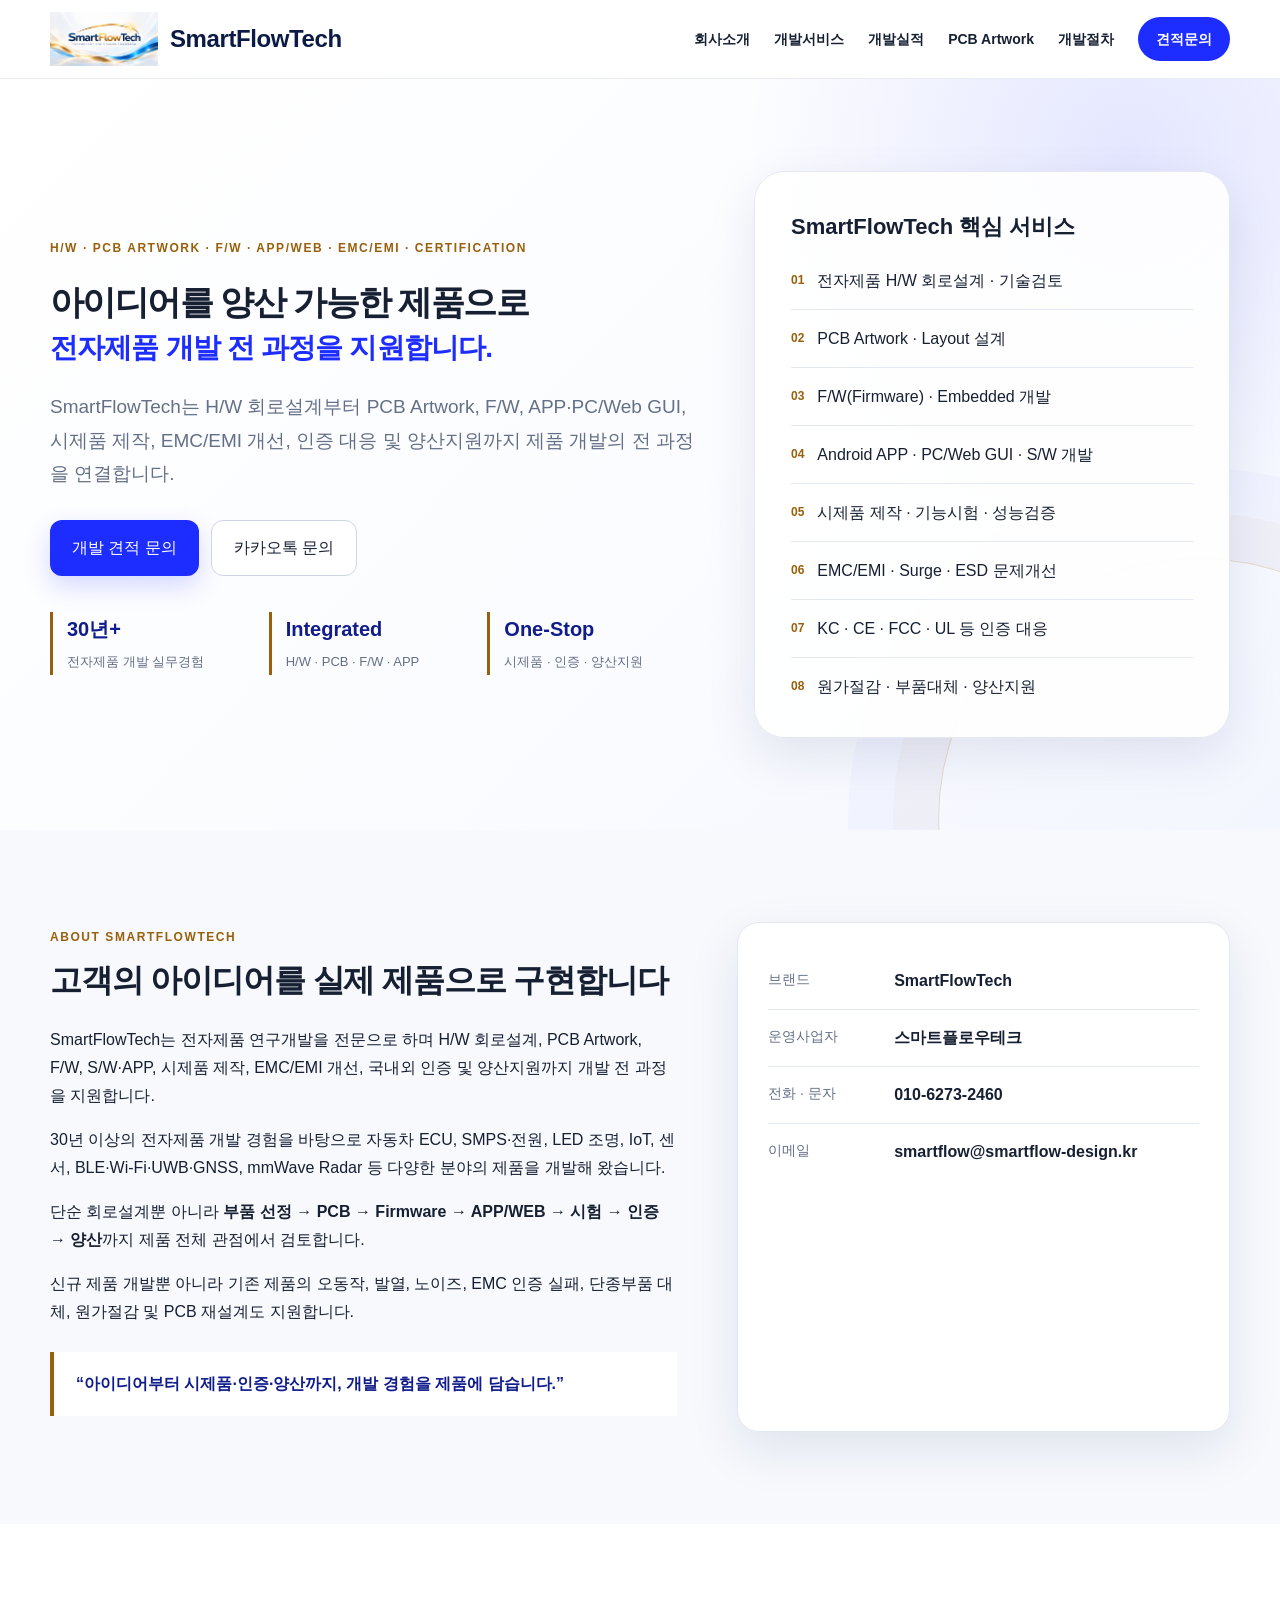
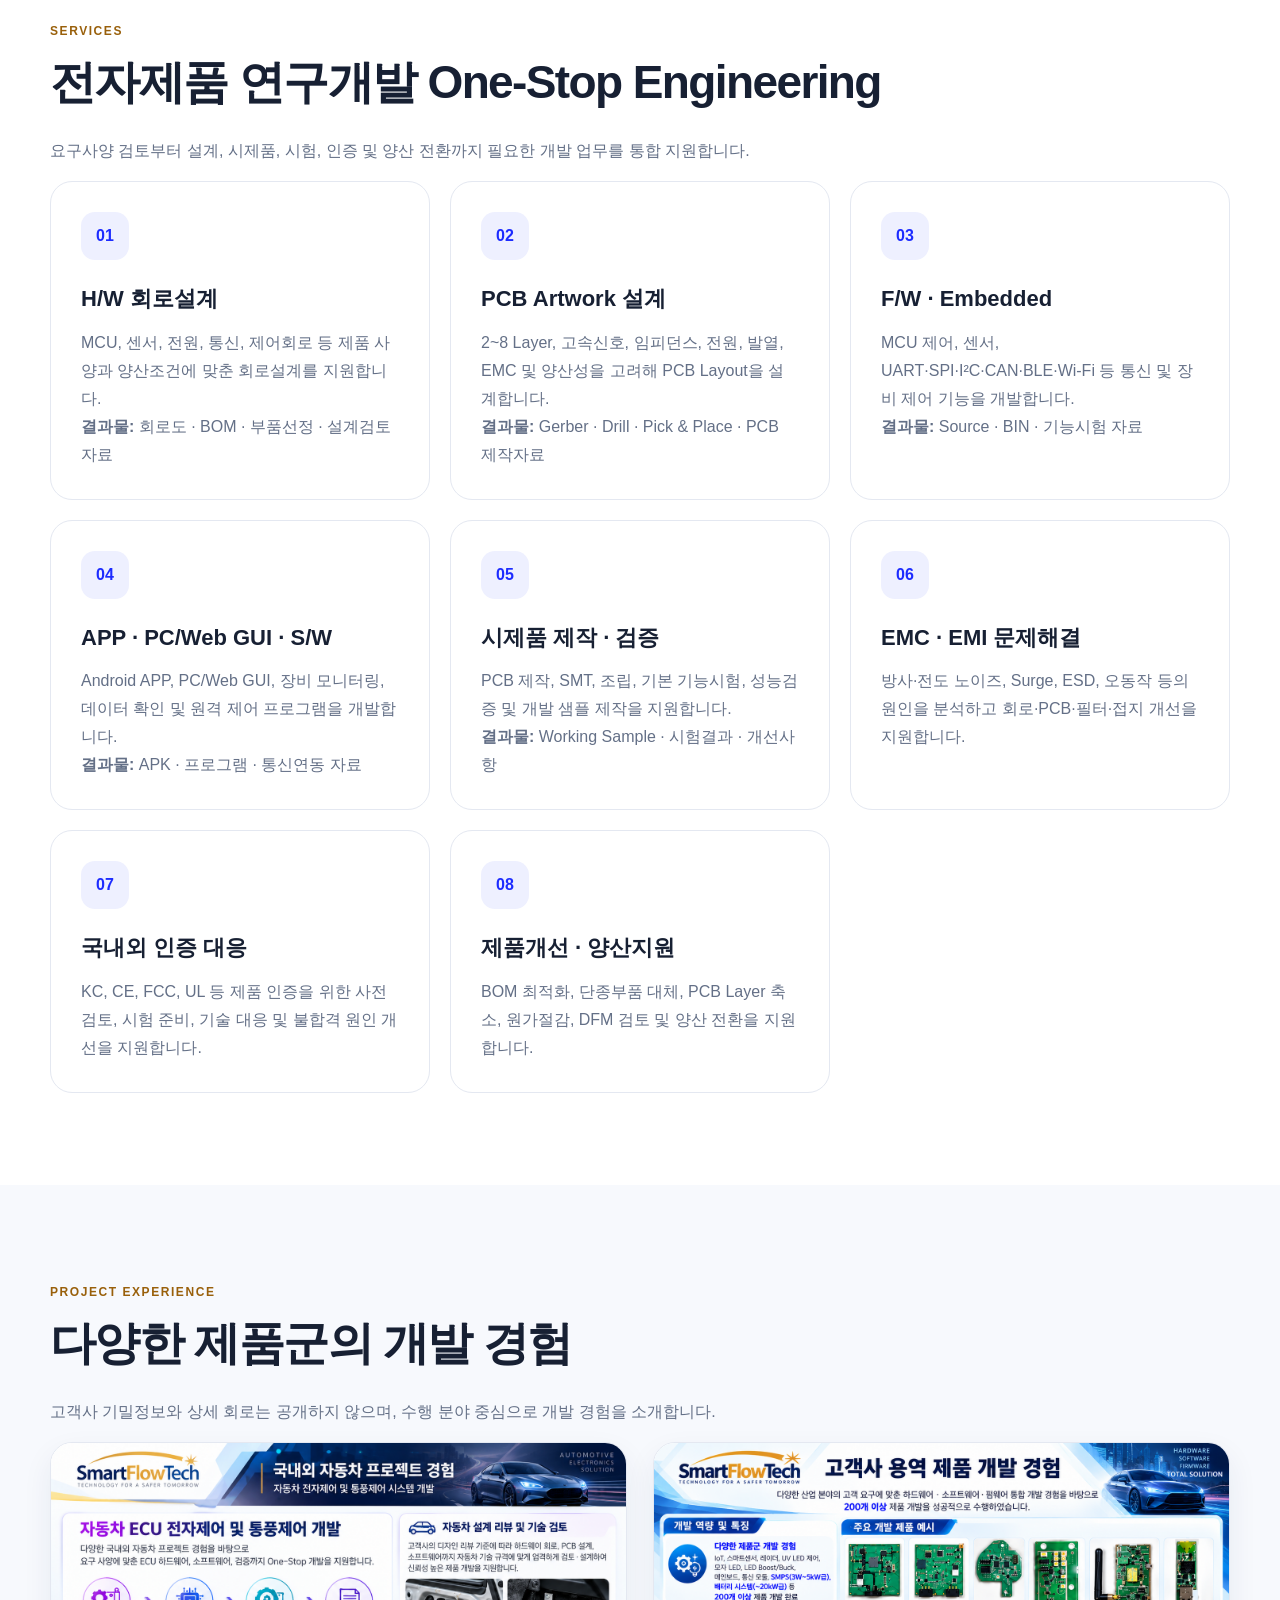
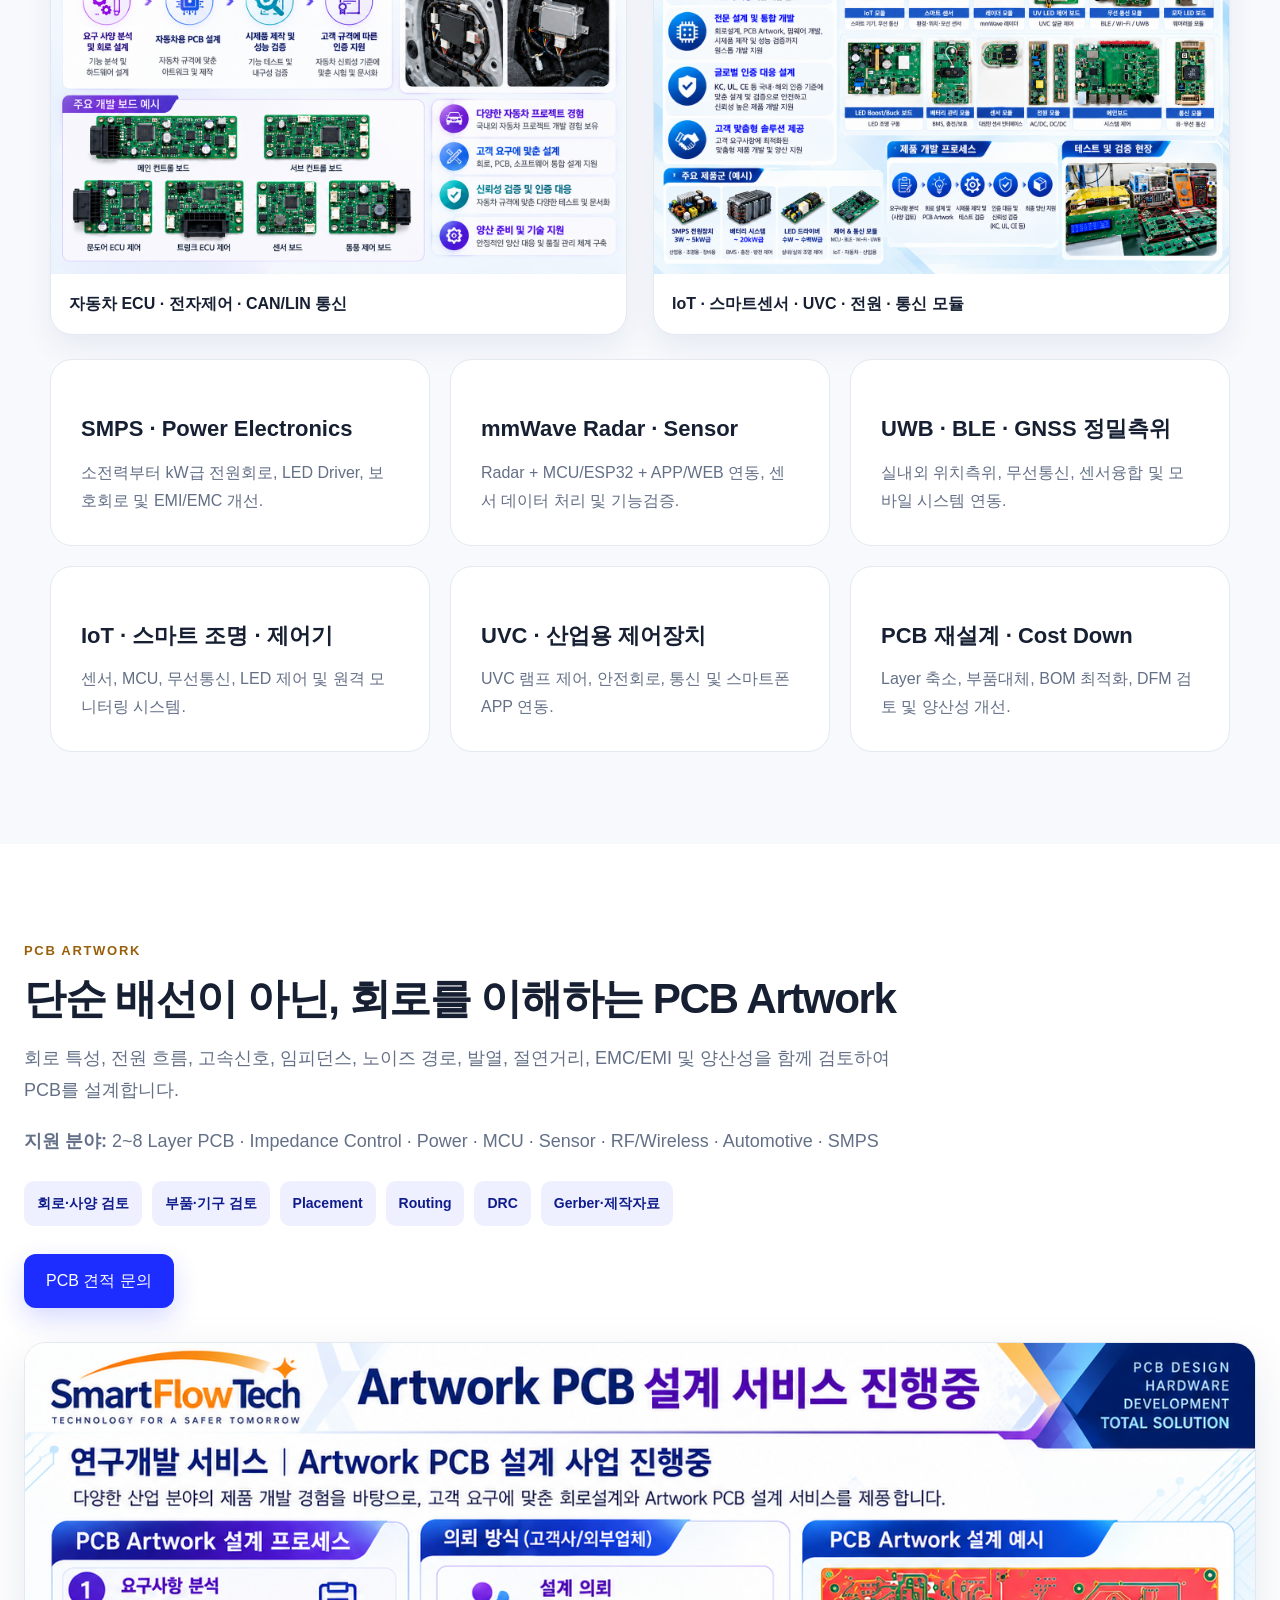
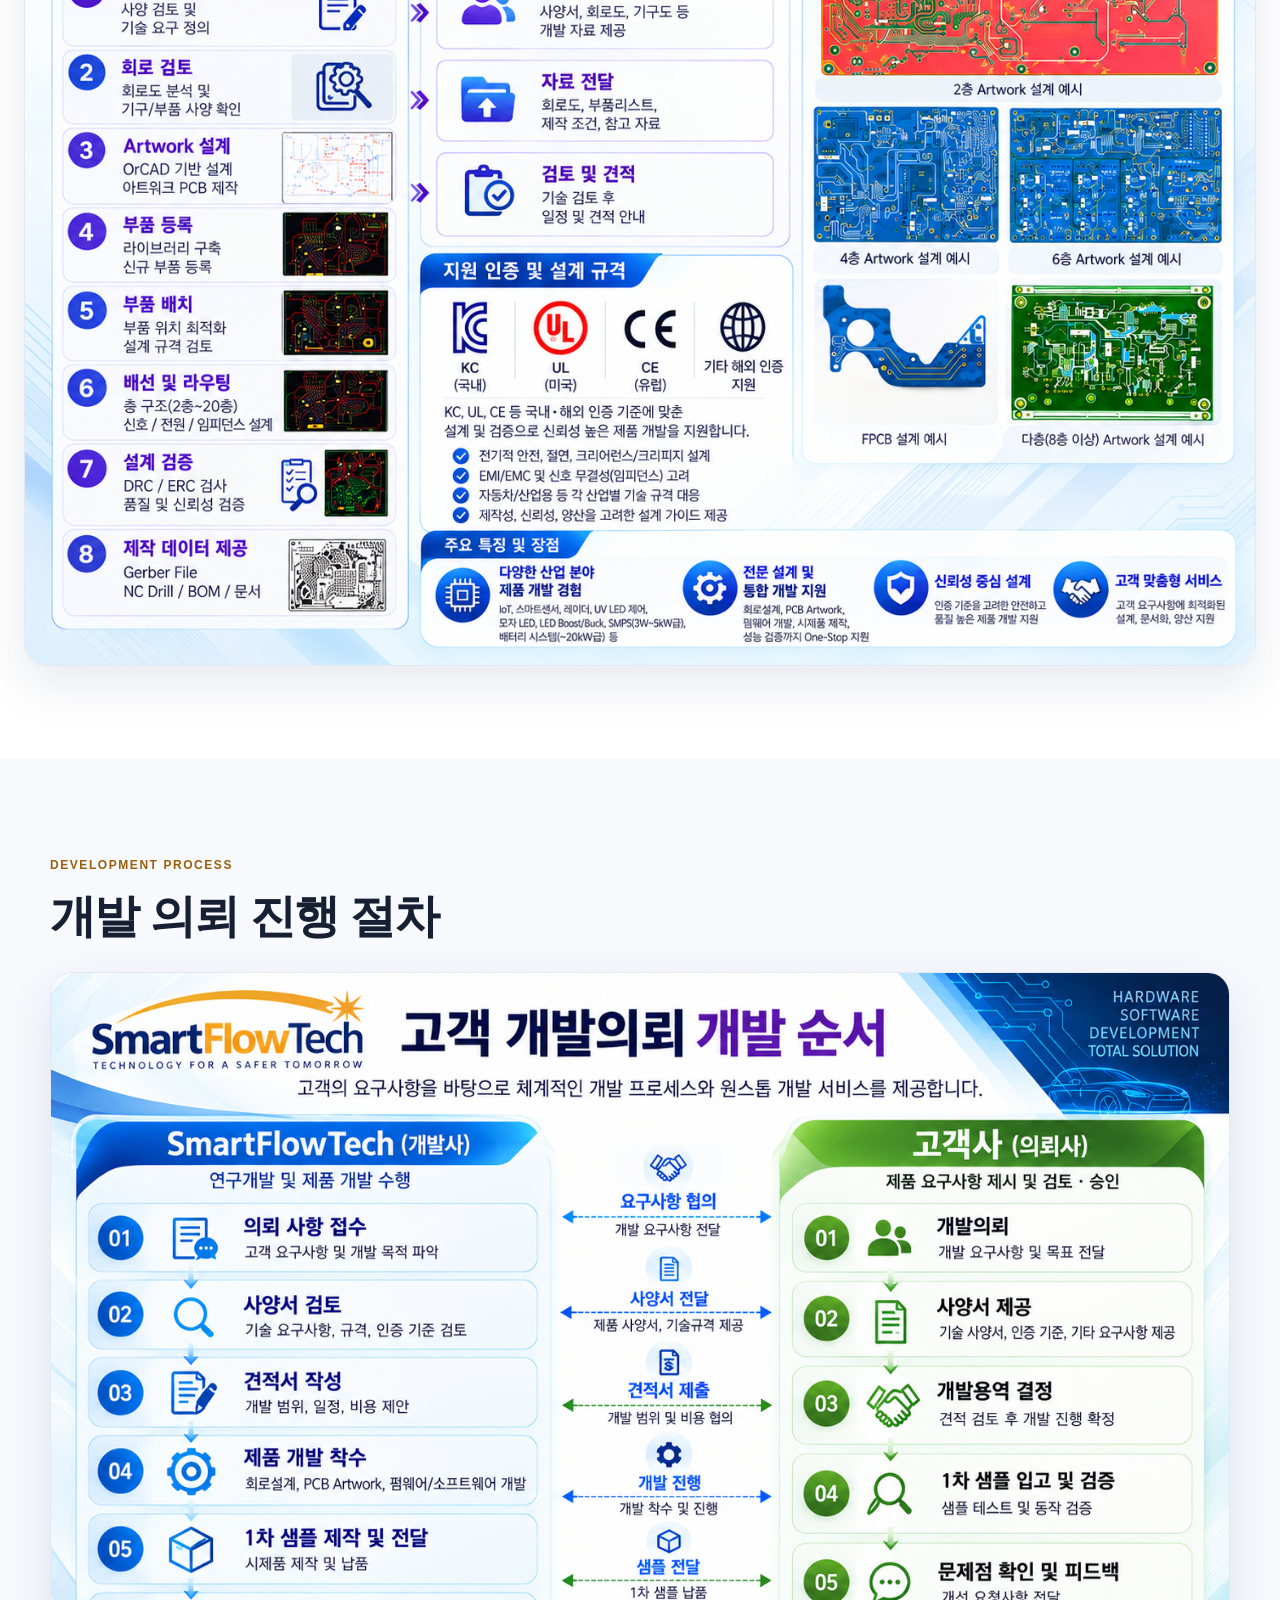
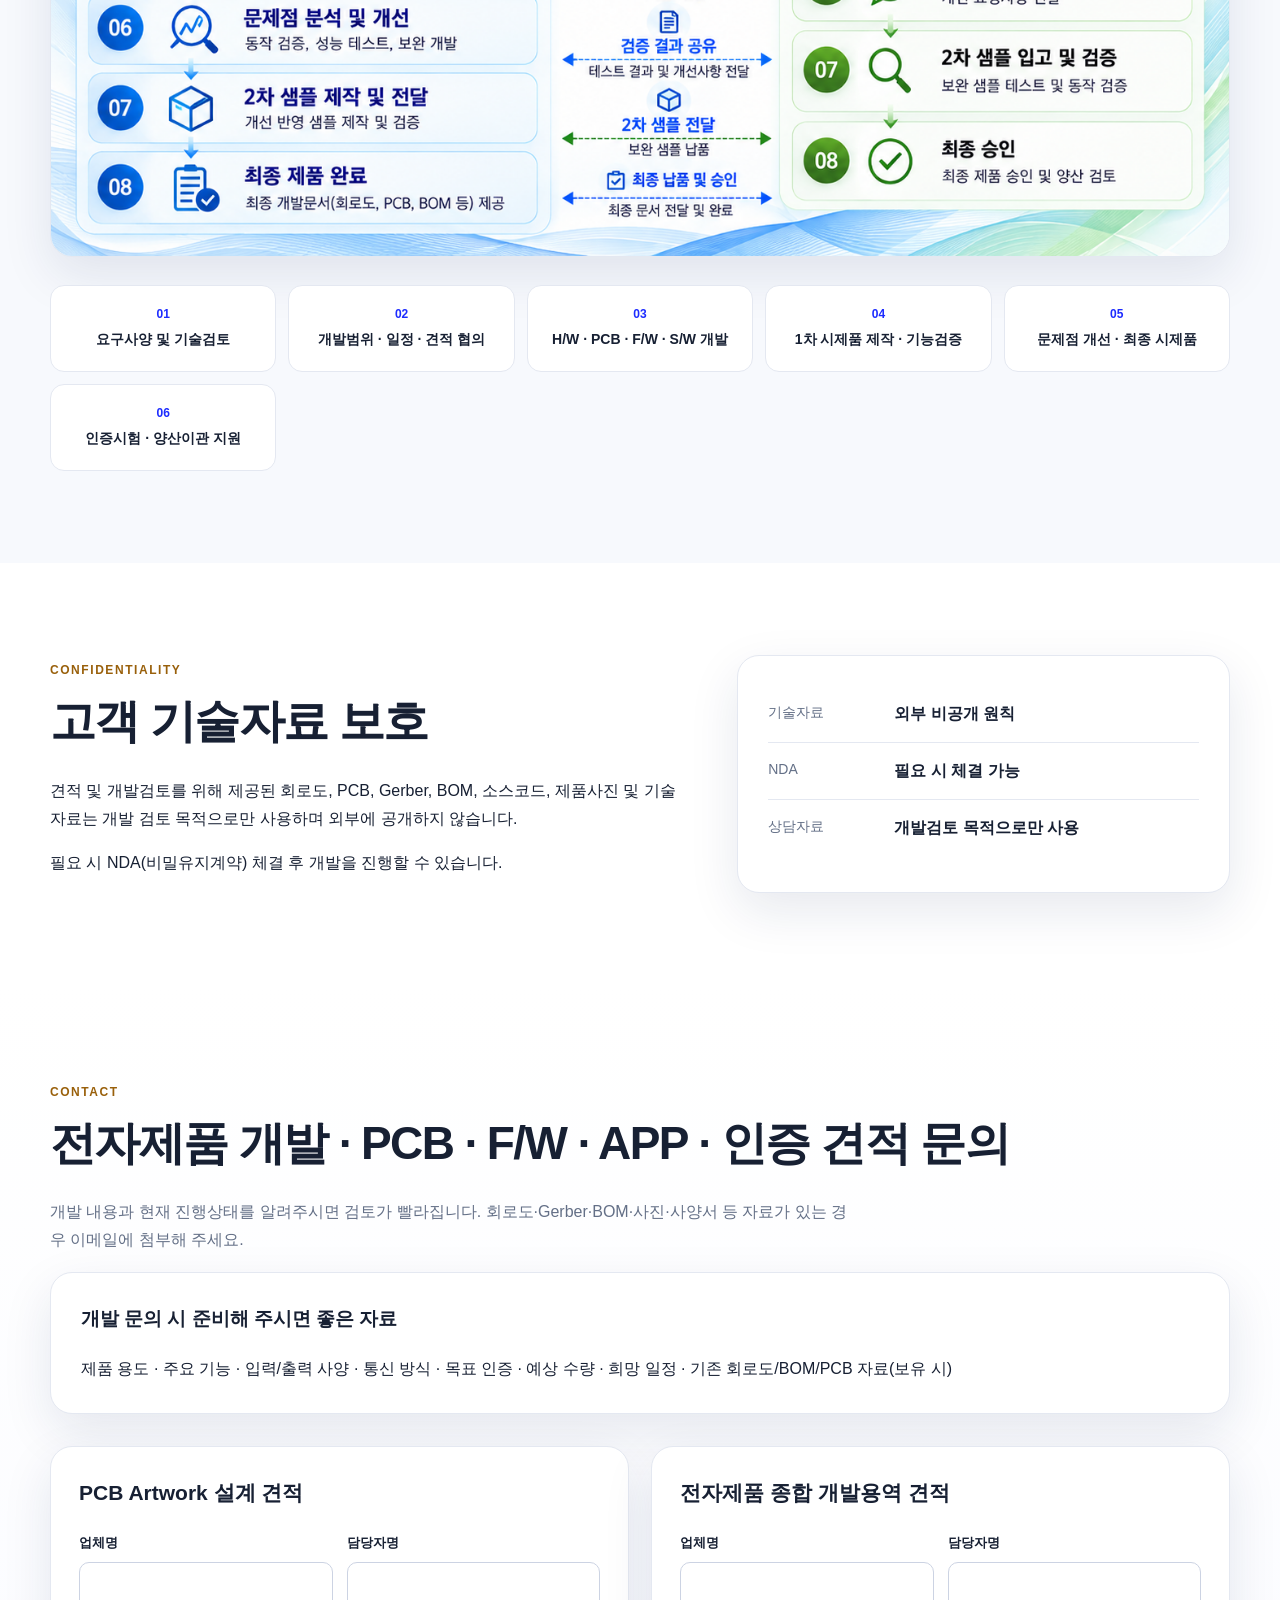
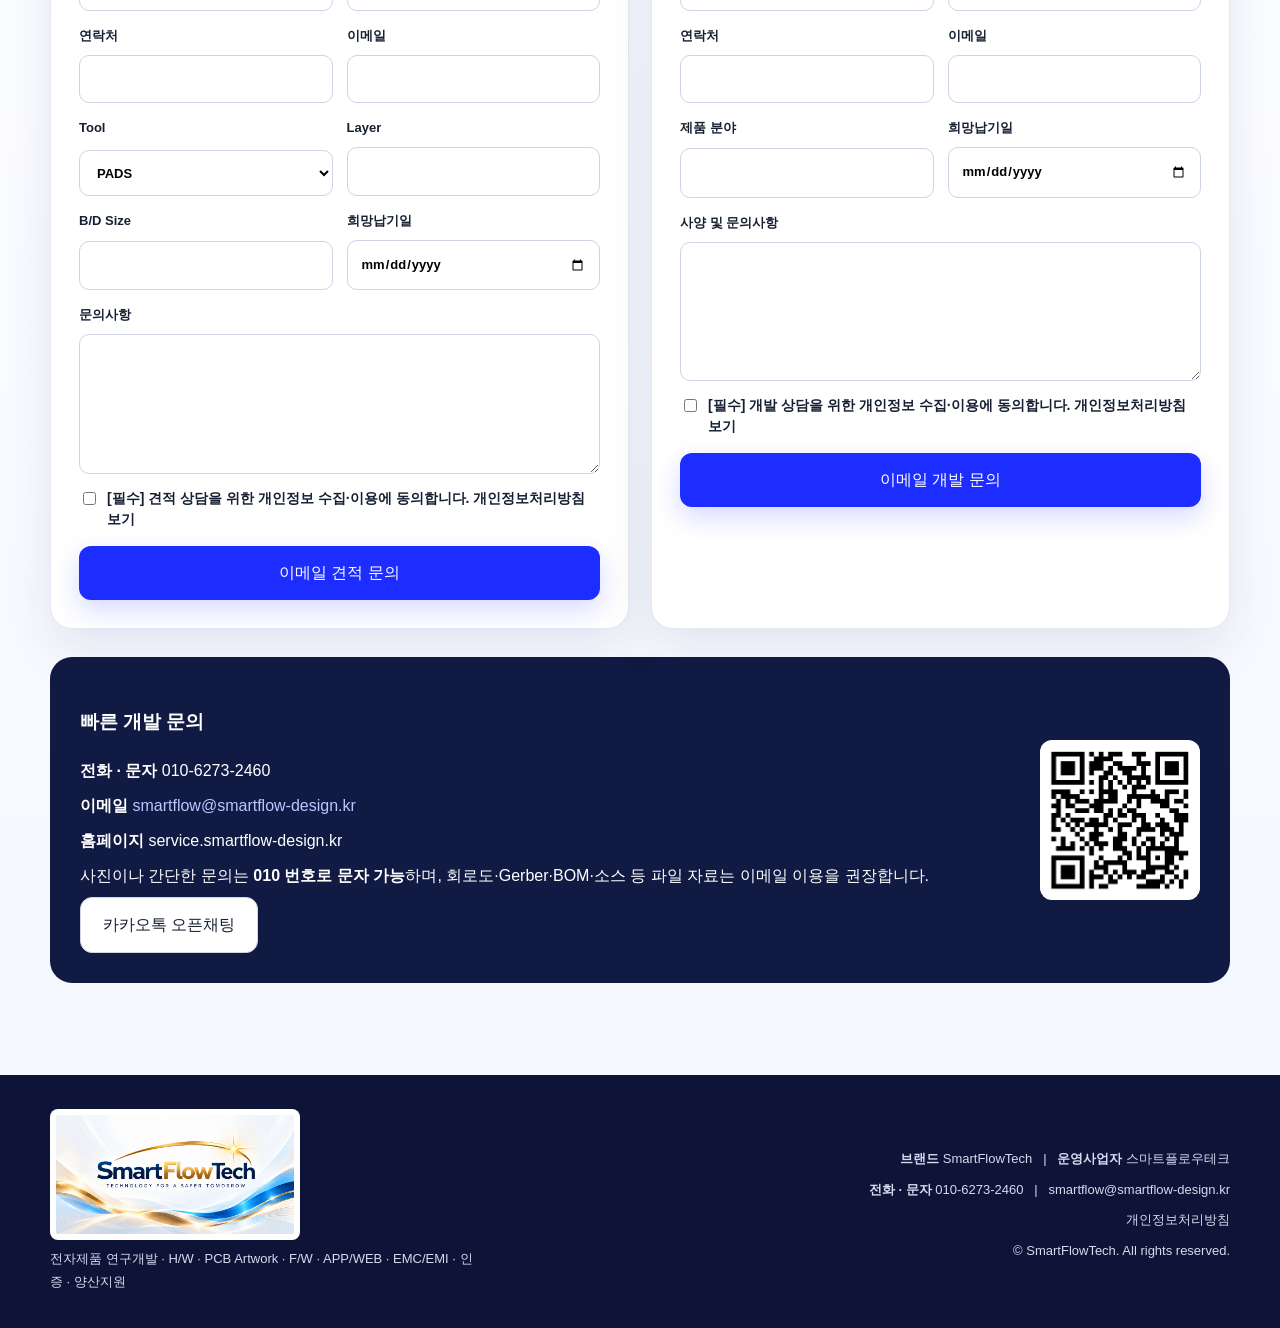
<file: index_V2_5.html>
<!doctype html>
<html lang="ko">
<head>
  <meta charset="utf-8" />
  <meta name="viewport" content="width=device-width, initial-scale=1" />
  <title>SmartFlowTech | 전자제품 개발 · PCB Artwork · F/W · APP · EMC/EMI</title>
  <meta name="description" content="SmartFlowTech는 H/W 회로설계, PCB Artwork, F/W, APP·PC/Web GUI, 시제품 제작, EMC/EMI 개선, KC·CE·FCC 등 인증 대응과 양산지원을 제공하는 전자제품 개발 전문 서비스입니다." />
  <meta name="robots" content="index, follow, max-image-preview:large" />
  <meta property="og:title" content="SmartFlowTech | 전자제품 개발 · PCB Artwork · F/W · APP · EMC/EMI" />
  <meta property="og:description" content="H/W 회로설계부터 PCB Artwork, F/W, APP·Web GUI, 시제품, EMC/EMI 개선, 인증 대응 및 양산지원까지 전자제품 개발 전 과정을 지원합니다." />
  <meta property="og:type" content="website" />
  <meta property="og:url" content="https://service.smartflow-design.kr/" />
  <meta property="og:image" content="https://service.smartflow-design.kr/assets/New-logo-1.png" />
  <link rel="canonical" href="https://service.smartflow-design.kr/" />
  <link rel="icon" href="assets/New-logo-1.png" />
  <link rel="stylesheet" href="styles.css" />
</head>
<body>
<header class="site-header">
  <div class="container nav-wrap">
    <a class="brand" href="#home" aria-label="SmartFlowTech 홈" style="display:flex;align-items:center;gap:12px;text-decoration:none;white-space:nowrap;"><img src="assets/New-logo-1.png" alt="SmartFlowTech 로고" style="height:54px;width:auto;object-fit:contain;" /><span style="font-size:24px;font-weight:800;letter-spacing:-0.4px;color:#0b1b46;line-height:1;">SmartFlowTech</span></a>
    <button class="nav-toggle" aria-label="메뉴 열기" aria-expanded="false">☰</button>
    <nav class="nav" aria-label="주요 메뉴">
      <a href="#about">회사소개</a>
      <a href="#services">개발서비스</a>
      <a href="#portfolio">개발실적</a>
      <a href="#artwork">PCB Artwork</a>
      <a href="#process">개발절차</a>
      <a class="nav-cta" href="#contact">견적문의</a>
    </nav>
  </div>
</header>

<main>
<section id="home" class="hero section-pad">
  <div class="container hero-grid">
    <div class="hero-copy">
      <span class="eyebrow">H/W · PCB ARTWORK · F/W · APP/WEB · EMC/EMI · CERTIFICATION</span>
      <h1>아이디어를 양산 가능한 제품으로<br><strong>전자제품 개발 전 과정을 지원합니다.</strong></h1>
      <p class="lead">SmartFlowTech는 H/W 회로설계부터 PCB Artwork, F/W, APP·PC/Web GUI, 시제품 제작, EMC/EMI 개선, 인증 대응 및 양산지원까지 제품 개발의 전 과정을 연결합니다.</p>
      <div class="hero-actions">
        <a class="btn primary" href="#contact">개발 견적 문의</a>
        <a class="btn secondary" href="https://open.kakao.com/o/svFEbgXe" target="_blank" rel="noopener">카카오톡 문의</a>
      </div>
      <div class="trust-row">
        <div><b>30년+</b><span>전자제품 개발 실무경험</span></div>
        <div><b>Integrated</b><span>H/W · PCB · F/W · APP</span></div>
        <div><b>One-Stop</b><span>시제품 · 인증 · 양산지원</span></div>
      </div>
    </div>

    <div class="hero-panel">
      <div class="hero-card">
        <h2>SmartFlowTech 핵심 서비스</h2>
        <ul>
          <li><span>01</span> 전자제품 H/W 회로설계 · 기술검토</li>
          <li><span>02</span> PCB Artwork · Layout 설계</li>
          <li><span>03</span> F/W(Firmware) · Embedded 개발</li>
          <li><span>04</span> Android APP · PC/Web GUI · S/W 개발</li>
          <li><span>05</span> 시제품 제작 · 기능시험 · 성능검증</li>
          <li><span>06</span> EMC/EMI · Surge · ESD 문제개선</li>
          <li><span>07</span> KC · CE · FCC · UL 등 인증 대응</li>
          <li><span>08</span> 원가절감 · 부품대체 · 양산지원</li>
        </ul>
      </div>
    </div>
  </div>
</section>

<section id="about" class="section-pad light-section">
  <div class="container two-col">
    <div>
      <span class="section-kicker">ABOUT SMARTFLOWTECH</span>
      <h2 class="section-title">고객의 아이디어를 실제 제품으로 구현합니다</h2>
      <p>SmartFlowTech는 전자제품 연구개발을 전문으로 하며 H/W 회로설계, PCB Artwork, F/W, S/W·APP, 시제품 제작, EMC/EMI 개선, 국내외 인증 및 양산지원까지 개발 전 과정을 지원합니다.</p>
      <p>30년 이상의 전자제품 개발 경험을 바탕으로 자동차 ECU, SMPS·전원, LED 조명, IoT, 센서, BLE·Wi-Fi·UWB·GNSS, mmWave Radar 등 다양한 분야의 제품을 개발해 왔습니다.</p>
      <p>단순 회로설계뿐 아니라 <b>부품 선정 → PCB → Firmware → APP/WEB → 시험 → 인증 → 양산</b>까지 제품 전체 관점에서 검토합니다.</p>
      <p>신규 제품 개발뿐 아니라 기존 제품의 오동작, 발열, 노이즈, EMC 인증 실패, 단종부품 대체, 원가절감 및 PCB 재설계도 지원합니다.</p>
      <p class="quote">“아이디어부터 시제품·인증·양산까지, 개발 경험을 제품에 담습니다.”</p>
    </div>

    <div class="info-card">
      <dl>
        <div><dt>브랜드</dt><dd>SmartFlowTech</dd></div>
        <div><dt>운영사업자</dt><dd>스마트플로우테크</dd></div>
        <div><dt>전화 · 문자</dt><dd>010-6273-2460</dd></div>
        <div><dt>이메일</dt><dd>smartflow@smartflow-design.kr</dd></div>
      </dl>
    </div>
  </div>
</section>

<section id="services" class="section-pad">
  <div class="container">
    <span class="section-kicker">SERVICES</span>
    <h2 class="section-title">전자제품 연구개발 One-Stop Engineering</h2>
    <p class="contact-intro">요구사양 검토부터 설계, 시제품, 시험, 인증 및 양산 전환까지 필요한 개발 업무를 통합 지원합니다.</p>

    <div class="cards three">
      <article class="service-card">
        <div class="icon-badge">01</div>
        <h3>H/W 회로설계</h3>
        <p>MCU, 센서, 전원, 통신, 제어회로 등 제품 사양과 양산조건에 맞춘 회로설계를 지원합니다.</p>
        <p><b>결과물:</b> 회로도 · BOM · 부품선정 · 설계검토 자료</p>
      </article>

      <article class="service-card">
        <div class="icon-badge">02</div>
        <h3>PCB Artwork 설계</h3>
        <p>2~8 Layer, 고속신호, 임피던스, 전원, 발열, EMC 및 양산성을 고려해 PCB Layout을 설계합니다.</p>
        <p><b>결과물:</b> Gerber · Drill · Pick & Place · PCB 제작자료</p>
      </article>

      <article class="service-card">
        <div class="icon-badge">03</div>
        <h3>F/W · Embedded</h3>
        <p>MCU 제어, 센서, UART·SPI·I²C·CAN·BLE·Wi-Fi 등 통신 및 장비 제어 기능을 개발합니다.</p>
        <p><b>결과물:</b> Source · BIN · 기능시험 자료</p>
      </article>

      <article class="service-card">
        <div class="icon-badge">04</div>
        <h3>APP · PC/Web GUI · S/W</h3>
        <p>Android APP, PC/Web GUI, 장비 모니터링, 데이터 확인 및 원격 제어 프로그램을 개발합니다.</p>
        <p><b>결과물:</b> APK · 프로그램 · 통신연동 자료</p>
      </article>

      <article class="service-card">
        <div class="icon-badge">05</div>
        <h3>시제품 제작 · 검증</h3>
        <p>PCB 제작, SMT, 조립, 기본 기능시험, 성능검증 및 개발 샘플 제작을 지원합니다.</p>
        <p><b>결과물:</b> Working Sample · 시험결과 · 개선사항</p>
      </article>

      <article class="service-card">
        <div class="icon-badge">06</div>
        <h3>EMC · EMI 문제해결</h3>
        <p>방사·전도 노이즈, Surge, ESD, 오동작 등의 원인을 분석하고 회로·PCB·필터·접지 개선을 지원합니다.</p>
      </article>

      <article class="service-card">
        <div class="icon-badge">07</div>
        <h3>국내외 인증 대응</h3>
        <p>KC, CE, FCC, UL 등 제품 인증을 위한 사전검토, 시험 준비, 기술 대응 및 불합격 원인 개선을 지원합니다.</p>
      </article>

      <article class="service-card">
        <div class="icon-badge">08</div>
        <h3>제품개선 · 양산지원</h3>
        <p>BOM 최적화, 단종부품 대체, PCB Layer 축소, 원가절감, DFM 검토 및 양산 전환을 지원합니다.</p>
      </article>
    </div>
  </div>
</section>

<section id="portfolio" class="section-pad light-section">
  <div class="container">
    <span class="section-kicker">PROJECT EXPERIENCE</span>
    <h2 class="section-title">다양한 제품군의 개발 경험</h2>
    <p class="contact-intro">고객사 기밀정보와 상세 회로는 공개하지 않으며, 수행 분야 중심으로 개발 경험을 소개합니다.</p>

    <div class="showcase-grid">
      <figure class="showcase">
        <div class="slide-media"><img src="assets/project-automotive-3.png" alt="자동차 ECU 및 전자제어 개발 경험" loading="lazy" /></div>
        <figcaption>자동차 ECU · 전자제어 · CAN/LIN 통신</figcaption>
      </figure>
      <figure class="showcase">
        <div class="slide-media"><img src="assets/project-portfolio-1.png" alt="전자제품 개발 포트폴리오" loading="lazy" /></div>
        <figcaption>IoT · 스마트센서 · UVC · 전원 · 통신 모듈</figcaption>
      </figure>
    </div>

    <div class="cards three" style="margin-top:24px;">
      <article class="service-card"><h3>SMPS · Power Electronics</h3><p>소전력부터 kW급 전원회로, LED Driver, 보호회로 및 EMI/EMC 개선.</p></article>
      <article class="service-card"><h3>mmWave Radar · Sensor</h3><p>Radar + MCU/ESP32 + APP/WEB 연동, 센서 데이터 처리 및 기능검증.</p></article>
      <article class="service-card"><h3>UWB · BLE · GNSS 정밀측위</h3><p>실내외 위치측위, 무선통신, 센서융합 및 모바일 시스템 연동.</p></article>
      <article class="service-card"><h3>IoT · 스마트 조명 · 제어기</h3><p>센서, MCU, 무선통신, LED 제어 및 원격 모니터링 시스템.</p></article>
      <article class="service-card"><h3>UVC · 산업용 제어장치</h3><p>UVC 램프 제어, 안전회로, 통신 및 스마트폰 APP 연동.</p></article>
      <article class="service-card"><h3>PCB 재설계 · Cost Down</h3><p>Layer 축소, 부품대체, BOM 최적화, DFM 검토 및 양산성 개선.</p></article>
    </div>
  </div>
</section>

<section id="artwork" class="section-pad">
  <div class="container artwork-section">
    <div class="artwork-intro">
      <span class="section-kicker">PCB ARTWORK</span>
      <h2 class="section-title">단순 배선이 아닌, 회로를 이해하는 PCB Artwork</h2>
      <p>회로 특성, 전원 흐름, 고속신호, 임피던스, 노이즈 경로, 발열, 절연거리, EMC/EMI 및 양산성을 함께 검토하여 PCB를 설계합니다.</p>
      <p><b>지원 분야:</b> 2~8 Layer PCB · Impedance Control · Power · MCU · Sensor · RF/Wireless · Automotive · SMPS</p>
      <div class="mini-steps">
        <span>회로·사양 검토</span>
        <span>부품·기구 검토</span>
        <span>Placement</span>
        <span>Routing</span>
        <span>DRC</span>
        <span>Gerber·제작자료</span>
      </div>
      <a class="btn primary" href="#pcb-quote">PCB 견적 문의</a>
    </div>

    <figure class="artwork-hero-image">
      <div class="slide-media"><img src="assets/pcb-artwork-1.png" alt="PCB Artwork 설계 서비스" loading="lazy" /></div>
    </figure>
  </div>
</section>

<section id="process" class="section-pad light-section">
  <div class="container">
    <span class="section-kicker">DEVELOPMENT PROCESS</span>
    <h2 class="section-title">개발 의뢰 진행 절차</h2>
    <figure class="process-image"><div class="slide-media"><img src="assets/development-process-1.png" alt="SmartFlowTech 고객 개발의뢰 진행 절차" loading="lazy" /></div></figure>
    <div class="process-cards">
      <div><b>01</b><span>요구사양 및 기술검토</span></div>
      <div><b>02</b><span>개발범위 · 일정 · 견적 협의</span></div>
      <div><b>03</b><span>H/W · PCB · F/W · S/W 개발</span></div>
      <div><b>04</b><span>1차 시제품 제작 · 기능검증</span></div>
      <div><b>05</b><span>문제점 개선 · 최종 시제품</span></div>
      <div><b>06</b><span>인증시험 · 양산이관 지원</span></div>
    </div>
  </div>
</section>

<section id="security" class="section-pad">
  <div class="container two-col">
    <div>
      <span class="section-kicker">CONFIDENTIALITY</span>
      <h2 class="section-title">고객 기술자료 보호</h2>
      <p>견적 및 개발검토를 위해 제공된 회로도, PCB, Gerber, BOM, 소스코드, 제품사진 및 기술자료는 개발 검토 목적으로만 사용하며 외부에 공개하지 않습니다.</p>
      <p>필요 시 NDA(비밀유지계약) 체결 후 개발을 진행할 수 있습니다.</p>
    </div>
    <div class="info-card">
      <dl>
        <div><dt>기술자료</dt><dd>외부 비공개 원칙</dd></div>
        <div><dt>NDA</dt><dd>필요 시 체결 가능</dd></div>
        <div><dt>상담자료</dt><dd>개발검토 목적으로만 사용</dd></div>
      </dl>
    </div>
  </div>
</section>

<section id="contact" class="section-pad contact-section">
  <div class="container">
    <span class="section-kicker">CONTACT</span>
    <h2 class="section-title">전자제품 개발 · PCB · F/W · APP · 인증 견적 문의</h2>
    <p class="contact-intro">개발 내용과 현재 진행상태를 알려주시면 검토가 빨라집니다. 회로도·Gerber·BOM·사진·사양서 등 자료가 있는 경우 이메일에 첨부해 주세요.</p>

    <div class="info-card" style="margin:18px 0 28px;">
      <h3 style="margin-top:0;">개발 문의 시 준비해 주시면 좋은 자료</h3>
      <p style="margin-bottom:0;">제품 용도 · 주요 기능 · 입력/출력 사양 · 통신 방식 · 목표 인증 · 예상 수량 · 희망 일정 · 기존 회로도/BOM/PCB 자료(보유 시)</p>
    </div>

    <div class="contact-grid">
      <form id="pcb-quote" class="quote-form" data-type="PCB Artwork 설계 견적 문의">
        <h3>PCB Artwork 설계 견적</h3>
        <div class="form-grid">
          <label>업체명<input name="company" type="text" /></label>
          <label>담당자명<input name="name" type="text" required /></label>
          <label>연락처<input name="phone" type="tel" /></label>
          <label>이메일<input name="email" type="email" required /></label>
          <label>Tool<select name="tool"><option>PADS</option><option>기타</option></select></label>
          <label>Layer<input name="layer" type="text" /></label>
          <label>B/D Size<input name="size" type="text" /></label>
          <label>희망납기일<input name="deadline" type="date" /></label>
        </div>
        <label>문의사항<textarea name="message" rows="5"></textarea></label>
        <label style="display:flex;gap:8px;align-items:flex-start;font-size:14px;line-height:1.5;">
          <input name="privacy_agree" type="checkbox" required style="width:auto;margin-top:4px;" />
          <span><b>[필수]</b> 견적 상담을 위한 개인정보 수집·이용에 동의합니다. <a href="privacy.html" target="_blank" rel="noopener">개인정보처리방침 보기</a></span>
        </label>
        <button class="btn primary" type="submit">이메일 견적 문의</button>
      </form>

      <form class="quote-form" data-type="전자제품 종합 개발용역 견적 문의">
        <h3>전자제품 종합 개발용역 견적</h3>
        <div class="form-grid">
          <label>업체명<input name="company" type="text" /></label>
          <label>담당자명<input name="name" type="text" required /></label>
          <label>연락처<input name="phone" type="tel" /></label>
          <label>이메일<input name="email" type="email" required /></label>
          <label>제품 분야<input name="category" type="text" /></label>
          <label>희망납기일<input name="deadline" type="date" /></label>
        </div>
        <label>사양 및 문의사항<textarea name="message" rows="5"></textarea></label>
        <label style="display:flex;gap:8px;align-items:flex-start;font-size:14px;line-height:1.5;">
          <input name="privacy_agree" type="checkbox" required style="width:auto;margin-top:4px;" />
          <span><b>[필수]</b> 개발 상담을 위한 개인정보 수집·이용에 동의합니다. <a href="privacy.html" target="_blank" rel="noopener">개인정보처리방침 보기</a></span>
        </label>
        <button class="btn primary" type="submit">이메일 개발 문의</button>
      </form>
    </div>

    <div class="direct-contact">
      <div>
        <h3>빠른 개발 문의</h3>
        <p><b>전화 · 문자</b> 010-6273-2460</p>
        <p><b>이메일</b> <a href="mailto:smartflow@smartflow-design.kr">smartflow@smartflow-design.kr</a></p>
        <p><b>홈페이지</b> service.smartflow-design.kr</p>
        <p>사진이나 간단한 문의는 <b>010 번호로 문자 가능</b>하며, 회로도·Gerber·BOM·소스 등 파일 자료는 이메일 이용을 권장합니다.</p>
        <a class="btn secondary" href="https://open.kakao.com/o/svFEbgXe" target="_blank" rel="noopener">카카오톡 오픈채팅</a>
      </div>
      <img src="assets/kakao-qr.png" alt="카카오톡 오픈채팅 QR 코드" />
    </div>
  </div>
</section>
</main>

<footer class="site-footer">
  <div class="container footer-wrap">
    <div>
      <img src="assets/New-logo-1.png" alt="SmartFlowTech" />
      <p>전자제품 연구개발 · H/W · PCB Artwork · F/W · APP/WEB · EMC/EMI · 인증 · 양산지원</p>
    </div>
    <div class="footer-meta">
      <p><b>브랜드</b> SmartFlowTech &nbsp; | &nbsp; <b>운영사업자</b> 스마트플로우테크</p>
      <p><b>전화 · 문자</b> 010-6273-2460 &nbsp; | &nbsp; smartflow@smartflow-design.kr</p>
      <p><a href="privacy.html" target="_blank" rel="noopener">개인정보처리방침</a></p>
      <p>© <span id="year"></span> SmartFlowTech. All rights reserved.</p>
    </div>
  </div>
</footer>

<script src="script.js"></script>
</body>
</html>
</file>
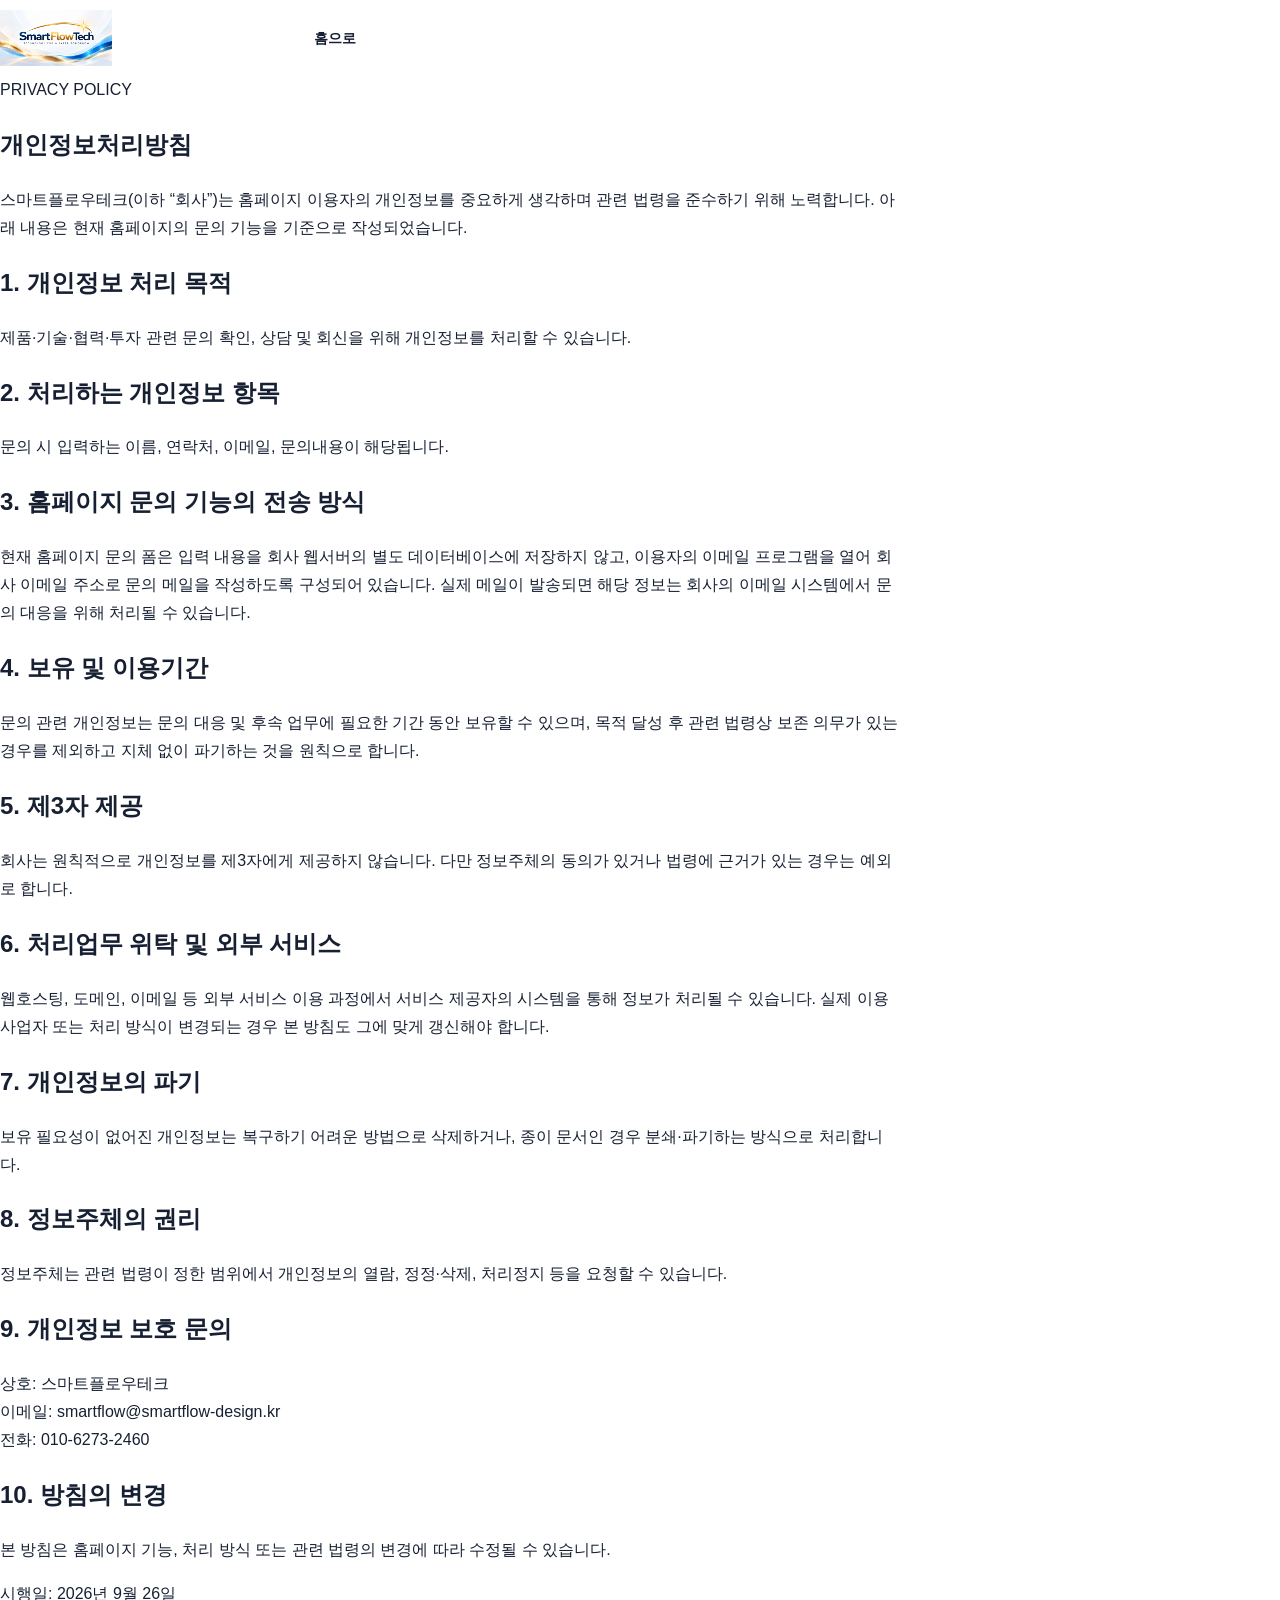
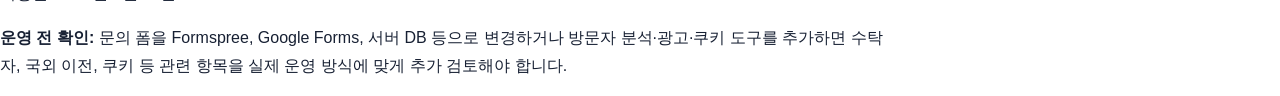
<file: privacy.html>
<!doctype html><html lang="ko"><head><meta charset="utf-8"><meta name="viewport" content="width=device-width,initial-scale=1"><title>개인정보처리방침 | SmartFlowTech</title><link rel="stylesheet" href="styles.css"></head><body>
<header class="header"><div class="wrap nav"><a class="brand" href="index.html"><img src="New 회사로고 시안.jpg" alt="SmartFlowTech"></a><a class="btn dark" href="index.html">홈으로</a></div></header>
<main class="section"><article class="wrap" style="max-width:900px"><span class="kicker">PRIVACY POLICY</span><h1>개인정보처리방침</h1>
<p>스마트플로우테크(이하 “회사”)는 홈페이지 이용자의 개인정보를 중요하게 생각하며 관련 법령을 준수하기 위해 노력합니다. 아래 내용은 현재 홈페이지의 문의 기능을 기준으로 작성되었습니다.</p>
<h2>1. 개인정보 처리 목적</h2><p>제품·기술·협력·투자 관련 문의 확인, 상담 및 회신을 위해 개인정보를 처리할 수 있습니다.</p>
<h2>2. 처리하는 개인정보 항목</h2><p>문의 시 입력하는 이름, 연락처, 이메일, 문의내용이 해당됩니다.</p>
<h2>3. 홈페이지 문의 기능의 전송 방식</h2><p>현재 홈페이지 문의 폼은 입력 내용을 회사 웹서버의 별도 데이터베이스에 저장하지 않고, 이용자의 이메일 프로그램을 열어 회사 이메일 주소로 문의 메일을 작성하도록 구성되어 있습니다. 실제 메일이 발송되면 해당 정보는 회사의 이메일 시스템에서 문의 대응을 위해 처리될 수 있습니다.</p>
<h2>4. 보유 및 이용기간</h2><p>문의 관련 개인정보는 문의 대응 및 후속 업무에 필요한 기간 동안 보유할 수 있으며, 목적 달성 후 관련 법령상 보존 의무가 있는 경우를 제외하고 지체 없이 파기하는 것을 원칙으로 합니다.</p>
<h2>5. 제3자 제공</h2><p>회사는 원칙적으로 개인정보를 제3자에게 제공하지 않습니다. 다만 정보주체의 동의가 있거나 법령에 근거가 있는 경우는 예외로 합니다.</p>
<h2>6. 처리업무 위탁 및 외부 서비스</h2><p>웹호스팅, 도메인, 이메일 등 외부 서비스 이용 과정에서 서비스 제공자의 시스템을 통해 정보가 처리될 수 있습니다. 실제 이용 사업자 또는 처리 방식이 변경되는 경우 본 방침도 그에 맞게 갱신해야 합니다.</p>
<h2>7. 개인정보의 파기</h2><p>보유 필요성이 없어진 개인정보는 복구하기 어려운 방법으로 삭제하거나, 종이 문서인 경우 분쇄·파기하는 방식으로 처리합니다.</p>
<h2>8. 정보주체의 권리</h2><p>정보주체는 관련 법령이 정한 범위에서 개인정보의 열람, 정정·삭제, 처리정지 등을 요청할 수 있습니다.</p>
<h2>9. 개인정보 보호 문의</h2><p>상호: 스마트플로우테크<br>이메일: smartflow@smartflow-design.kr<br>전화: 010-6273-2460</p>
<h2>10. 방침의 변경</h2><p>본 방침은 홈페이지 기능, 처리 방식 또는 관련 법령의 변경에 따라 수정될 수 있습니다.</p>
<p class="note">시행일: 2026년 9월 26일</p>
<p class="note"><strong>운영 전 확인:</strong> 문의 폼을 Formspree, Google Forms, 서버 DB 등으로 변경하거나 방문자 분석·광고·쿠키 도구를 추가하면 수탁자, 국외 이전, 쿠키 등 관련 항목을 실제 운영 방식에 맞게 추가 검토해야 합니다.</p>
</article></main></body></html>
</file>
<file: styles.css>
:root {
  --blue: #1d2cff;
  --blue-deep: #101c8c;
  --gold: #99600b;
  --ink: #172033;
  --muted: #647087;
  --line: #e4e8f1;
  --soft: #f7f9fd;
  --white: #ffffff;
  --shadow: 0 18px 50px rgba(21, 36, 86, .10);
  --radius: 22px;
}
* { box-sizing: border-box; }
html { scroll-behavior: smooth; }
body { margin: 0; font-family: "Malgun Gothic", "Apple SD Gothic Neo", "Noto Sans KR", Arial, sans-serif; color: var(--ink); background: var(--white); line-height: 1.75; }
a { color: inherit; text-decoration: none; }
img { max-width: 100%; display: block; }
/* Slide images are already edited: no masking or logo overlay is needed. */
.slide-media { position: relative; overflow: hidden; background: #fff; }
.slide-media > img { width: 100%; height: auto; display: block; }


.container { width: min(1180px, calc(100% - 40px)); margin: 0 auto; }
.section-pad { padding: 92px 0; }
.light-section { background: var(--soft); }
.site-header { position: sticky; top: 0; z-index: 100; background: rgba(255,255,255,.94); backdrop-filter: blur(12px); border-bottom: 1px solid rgba(228,232,241,.85); }
.nav-wrap { height: 78px; display: flex; align-items: center; justify-content: space-between; gap: 24px; }
.brand img { width: 290px; max-height: 56px; object-fit: contain; object-position: left center; }
.nav { display: flex; align-items: center; gap: 24px; font-size: 14px; font-weight: 700; }
.nav a { padding: 10px 0; }
.nav a:hover { color: var(--blue); }
.nav-cta { color: white !important; background: var(--blue); border-radius: 999px; padding: 10px 18px !important; }
.nav-toggle { display: none; border: 0; background: transparent; font-size: 28px; }
.hero { position: relative; overflow: hidden; background: radial-gradient(circle at 88% 10%, rgba(29,44,255,.10), transparent 29%), linear-gradient(135deg,#fff 0%,#fbfcff 55%,#f4f6ff 100%); }
.hero::after { content:""; position:absolute; width:520px; height:520px; right:-180px; bottom:-250px; border-radius:50%; border:1px solid rgba(153,96,11,.22); box-shadow: 0 0 0 45px rgba(153,96,11,.03),0 0 0 90px rgba(29,44,255,.025); }
.hero-grid { display: grid; grid-template-columns: 1.15fr .85fr; gap: 60px; align-items: center; min-height: 560px; position: relative; z-index: 1; }
.eyebrow, .section-kicker { display:inline-block; font-size: 12px; font-weight: 900; letter-spacing: .13em; color: var(--gold); }
.hero h1 { font-size: clamp(42px, 6vw, 70px); line-height: 1.18; letter-spacing: -.045em; margin: 20px 0 24px; }
.hero h1 strong { color: var(--blue); }
.lead { font-size: 19px; color: var(--muted); max-width: 720px; }
.hero-actions { display: flex; gap: 12px; margin: 30px 0 36px; flex-wrap: wrap; }
.btn { display: inline-flex; align-items: center; justify-content: center; border: 0; border-radius: 12px; padding: 13px 22px; font-weight: 800; cursor: pointer; font: inherit; }
.btn.primary { background: var(--blue); color: #fff; box-shadow: 0 10px 26px rgba(29,44,255,.18); }
.btn.primary:hover { background: var(--blue-deep); }
.btn.secondary { border: 1px solid #cfd5e4; background: white; color: var(--ink); }
.trust-row { display:grid; grid-template-columns: repeat(3,1fr); gap: 12px; }
.trust-row div { border-left: 3px solid var(--gold); padding-left: 14px; }
.trust-row b { display:block; color: var(--blue-deep); font-size: 20px; }
.trust-row span { color: var(--muted); font-size: 13px; }
.hero-card { background: rgba(255,255,255,.92); border: 1px solid var(--line); border-radius: 30px; padding: 36px; box-shadow: var(--shadow); }
.hero-card h2 { margin: 0 0 20px; font-size: 22px; }
.hero-card ul { list-style: none; margin: 0; padding: 0; display: grid; gap: 15px; }
.hero-card li { display: flex; gap: 13px; align-items: center; padding-bottom: 14px; border-bottom: 1px solid var(--line); }
.hero-card li:last-child { border: 0; padding-bottom: 0; }
.hero-card li span { color: var(--gold); font-weight: 900; font-size: 12px; }
.section-title { font-size: clamp(30px,4vw,46px); line-height:1.25; letter-spacing:-.035em; margin: 10px 0 26px; }
.two-col { display:grid; grid-template-columns: 1.12fr .88fr; gap: 60px; }
.align-center { align-items: center; }
.quote { margin-top: 26px; padding: 18px 22px; border-left: 4px solid var(--gold); background: white; font-weight: 800; color: var(--blue-deep); }
.info-card { background:white; border:1px solid var(--line); border-radius:var(--radius); padding:30px; box-shadow:var(--shadow); }
dl { margin:0; }
dl div { display:grid; grid-template-columns:110px 1fr; gap:16px; padding:14px 0; border-bottom:1px solid var(--line); }
dl div:last-child { border-bottom:0; }
dt { color:var(--muted); font-size:14px; }
dd { margin:0; font-weight:800; }
.cards.three { display:grid; grid-template-columns:repeat(3,1fr); gap:20px; }
.service-card { border:1px solid var(--line); border-radius:var(--radius); padding:30px; background:white; transition:.2s ease; }
.service-card:hover { transform:translateY(-4px); box-shadow:var(--shadow); }
.icon-badge { width:48px; height:48px; display:grid; place-items:center; border-radius:14px; background:#eef0ff; color:var(--blue); font-weight:900; }
.service-card h3 { font-size:22px; margin:20px 0 10px; }
.service-card p { color:var(--muted); margin:0; }
.tag-cloud { display:flex; flex-wrap:wrap; gap:9px; margin-top:34px; }
.tag-cloud span { border:1px solid var(--line); background:var(--soft); border-radius:999px; padding:8px 13px; font-size:13px; font-weight:700; }
.showcase-grid { display:grid; grid-template-columns:1fr 1fr; gap:26px; }
.showcase { margin:0; background:white; border:1px solid var(--line); border-radius:var(--radius); overflow:hidden; box-shadow:0 12px 30px rgba(21,36,86,.07); }
.showcase img { width:100%; aspect-ratio:4/3; object-fit:contain; background:white; }
.showcase figcaption { padding:16px 18px; font-weight:800; }
.showcase.compact img { aspect-ratio:auto; }
.mini-steps { display:flex; flex-wrap:wrap; gap:10px; margin:24px 0 30px; }
.mini-steps span { padding:9px 12px; border-radius:10px; background:#eef0ff; color:var(--blue-deep); font-size:13px; font-weight:800; }
.process-image { margin: 0 0 28px; border:1px solid var(--line); border-radius:var(--radius); overflow:hidden; background:white; box-shadow:var(--shadow); }
.process-image img { width:100%; }
.process-cards { display:grid; grid-template-columns:repeat(5,1fr); gap:12px; }
.process-cards div { background:white; border:1px solid var(--line); border-radius:14px; padding:18px 14px; text-align:center; }
.process-cards b { display:block; color:var(--blue); font-size:12px; }
.process-cards span { font-weight:800; font-size:14px; }
.contact-section { background:linear-gradient(180deg,#fff,#f6f8ff); }
.contact-intro { max-width:800px; color:var(--muted); }
.contact-grid { display:grid; grid-template-columns:1fr 1fr; gap:22px; margin-top:32px; }
.quote-form { background:white; border:1px solid var(--line); border-radius:var(--radius); padding:28px; box-shadow:var(--shadow); }
.quote-form h3 { margin-top:0; font-size:21px; }
.form-grid { display:grid; grid-template-columns:1fr 1fr; gap:14px; }
label { display:grid; gap:7px; font-weight:800; font-size:13px; }
input, select, textarea { width:100%; border:1px solid #ccd3e3; border-radius:10px; padding:12px 13px; font:inherit; background:white; }
input:focus, select:focus, textarea:focus { outline:3px solid rgba(29,44,255,.10); border-color:var(--blue); }
.quote-form > label { margin-top:14px; }
.quote-form button { margin-top:16px; width:100%; }
.direct-contact { margin-top:28px; display:flex; justify-content:space-between; align-items:center; gap:30px; background:#111a43; color:white; border-radius:var(--radius); padding:30px; }
.direct-contact p { margin:7px 0; }
.direct-contact a:not(.btn) { color:#bfc5ff; }
.direct-contact img { width:160px; border-radius:12px; background:white; padding:8px; }
.site-footer { background:#0d1437; color:#d6daef; padding:34px 0; }
.footer-wrap { display:flex; justify-content:space-between; align-items:center; gap:30px; }
.footer-wrap > div:first-child { max-width:430px; }
.footer-wrap img { width:250px; background:white; border-radius:8px; padding:6px; }
.footer-wrap p { margin:8px 0 0; font-size:13px; }
.footer-meta { text-align:right; }
@media (max-width: 920px) {
  .nav-toggle { display:block; }
  .nav { position:absolute; top:78px; left:0; right:0; display:none; flex-direction:column; align-items:stretch; background:white; border-bottom:1px solid var(--line); padding:18px 24px 24px; box-shadow:var(--shadow); }
  .nav.open { display:flex; }
  .hero-grid, .two-col, .showcase-grid, .contact-grid { grid-template-columns:1fr; }
  .cards.three { grid-template-columns:1fr; }
  .process-cards { grid-template-columns:repeat(2,1fr); }
  .hero-grid { min-height:auto; }
  .hero-panel { order:-1; }
  .hero-card { padding:26px; }
  .footer-wrap { flex-direction:column; align-items:flex-start; }
  .footer-meta { text-align:left; }
}
@media (max-width: 620px) {
  .container { width:min(100% - 28px,1180px); }
  .section-pad { padding:66px 0; }
  .brand img { width:220px; }
  .hero h1 { font-size:40px; }
  .trust-row { grid-template-columns:1fr; gap:16px; }
  .form-grid { grid-template-columns:1fr; }
  .process-cards { grid-template-columns:1fr; }
  .direct-contact { flex-direction:column; align-items:flex-start; }
}

/* =========================================================
   SmartFlow v3 - PCB Artwork section visibility improvement
   - Make the R&D / outsourced development copy easy to read
   - Enlarge the PCB Artwork infographic on desktop
   ========================================================= */
#artwork .container {
  width: min(1380px, calc(100% - 48px));
}

#artwork .two-col {
  grid-template-columns: minmax(360px, 0.78fr) minmax(620px, 1.22fr);
  gap: 42px;
  align-items: center;
}

#artwork .section-kicker {
  font-size: 13px;
}

#artwork .section-title {
  font-size: clamp(36px, 3.3vw, 54px);
  line-height: 1.18;
  margin-bottom: 18px;
}

#artwork .two-col > div > p {
  font-size: 18px;
  line-height: 1.8;
  max-width: 620px;
}

#artwork .mini-steps {
  margin: 24px 0 28px;
}

#artwork .mini-steps span {
  font-size: 14px;
  padding: 10px 13px;
}

#artwork .showcase.compact {
  width: 100%;
  margin: 0;
  border-radius: 24px;
}

#artwork .showcase.compact .slide-media {
  width: 100%;
  background: #fff;
}

#artwork .showcase.compact .slide-media > img:first-child {
  width: 100%;
  height: auto;
  aspect-ratio: auto;
  object-fit: contain;
}

@media (max-width: 1100px) {
  #artwork .container {
    width: min(1180px, calc(100% - 40px));
  }
  #artwork .two-col {
    grid-template-columns: 0.9fr 1.1fr;
    gap: 30px;
  }
}

@media (max-width: 920px) {
  #artwork .container {
    width: min(100% - 40px, 1180px);
  }
  #artwork .two-col {
    grid-template-columns: 1fr;
  }
  #artwork .showcase.compact {
    max-width: 980px;
    margin: 24px auto 0;
  }
}

@media (max-width: 620px) {
  #artwork .container {
    width: min(100% - 28px, 1180px);
  }
  #artwork .section-title {
    font-size: 36px;
  }
  #artwork .two-col > div > p {
    font-size: 16px;
  }
}

/* v4: PCB Artwork image is intentionally large for readability. */
#artwork .artwork-section {
  display: block;
}
#artwork .artwork-intro {
  max-width: 900px;
  margin-bottom: 34px;
}
#artwork .artwork-intro p {
  font-size: 18px;
  line-height: 1.8;
  color: var(--muted);
}
#artwork .artwork-hero-image {
  margin: 0;
  width: 100%;
  border: 1px solid var(--line);
  border-radius: var(--radius);
  overflow: hidden;
  background: #fff;
  box-shadow: var(--shadow);
}
#artwork .artwork-hero-image img {
  width: 100%;
  height: auto;
  object-fit: contain;
}
/* Edited slide assets already contain SmartFlow logo and no item badge. */
.slide-logo-overlay { display: none !important; }
.slide-mask::after { display: none !important; }

@media (max-width: 920px) {
  #artwork .artwork-intro { max-width: none; }
  #artwork .artwork-intro p { font-size: 16px; }
}
/* 메인 제목 글자 크기 조정 */
.hero-copy h1 {
  font-size: 34px !important;
  line-height: 1.25 !important;
}

.hero-copy h1 strong {
  font-size: 28px !important;
  line-height: 1.25 !important;
  letter-spacing: -0.03em;
  white-space: nowrap;
}

/* 휴대폰 */
@media (max-width: 768px) {
  .hero-copy h1 {
    font-size: 32px !important;
  }

  .hero-copy h1 strong {
    font-size: 32px !important;
    white-space: normal;
  }
}
/* 회사소개 제목 크기 조정 */
#about .section-title {
  font-size: 32px !important;
  line-height: 1.25 !important;
}
</file>
